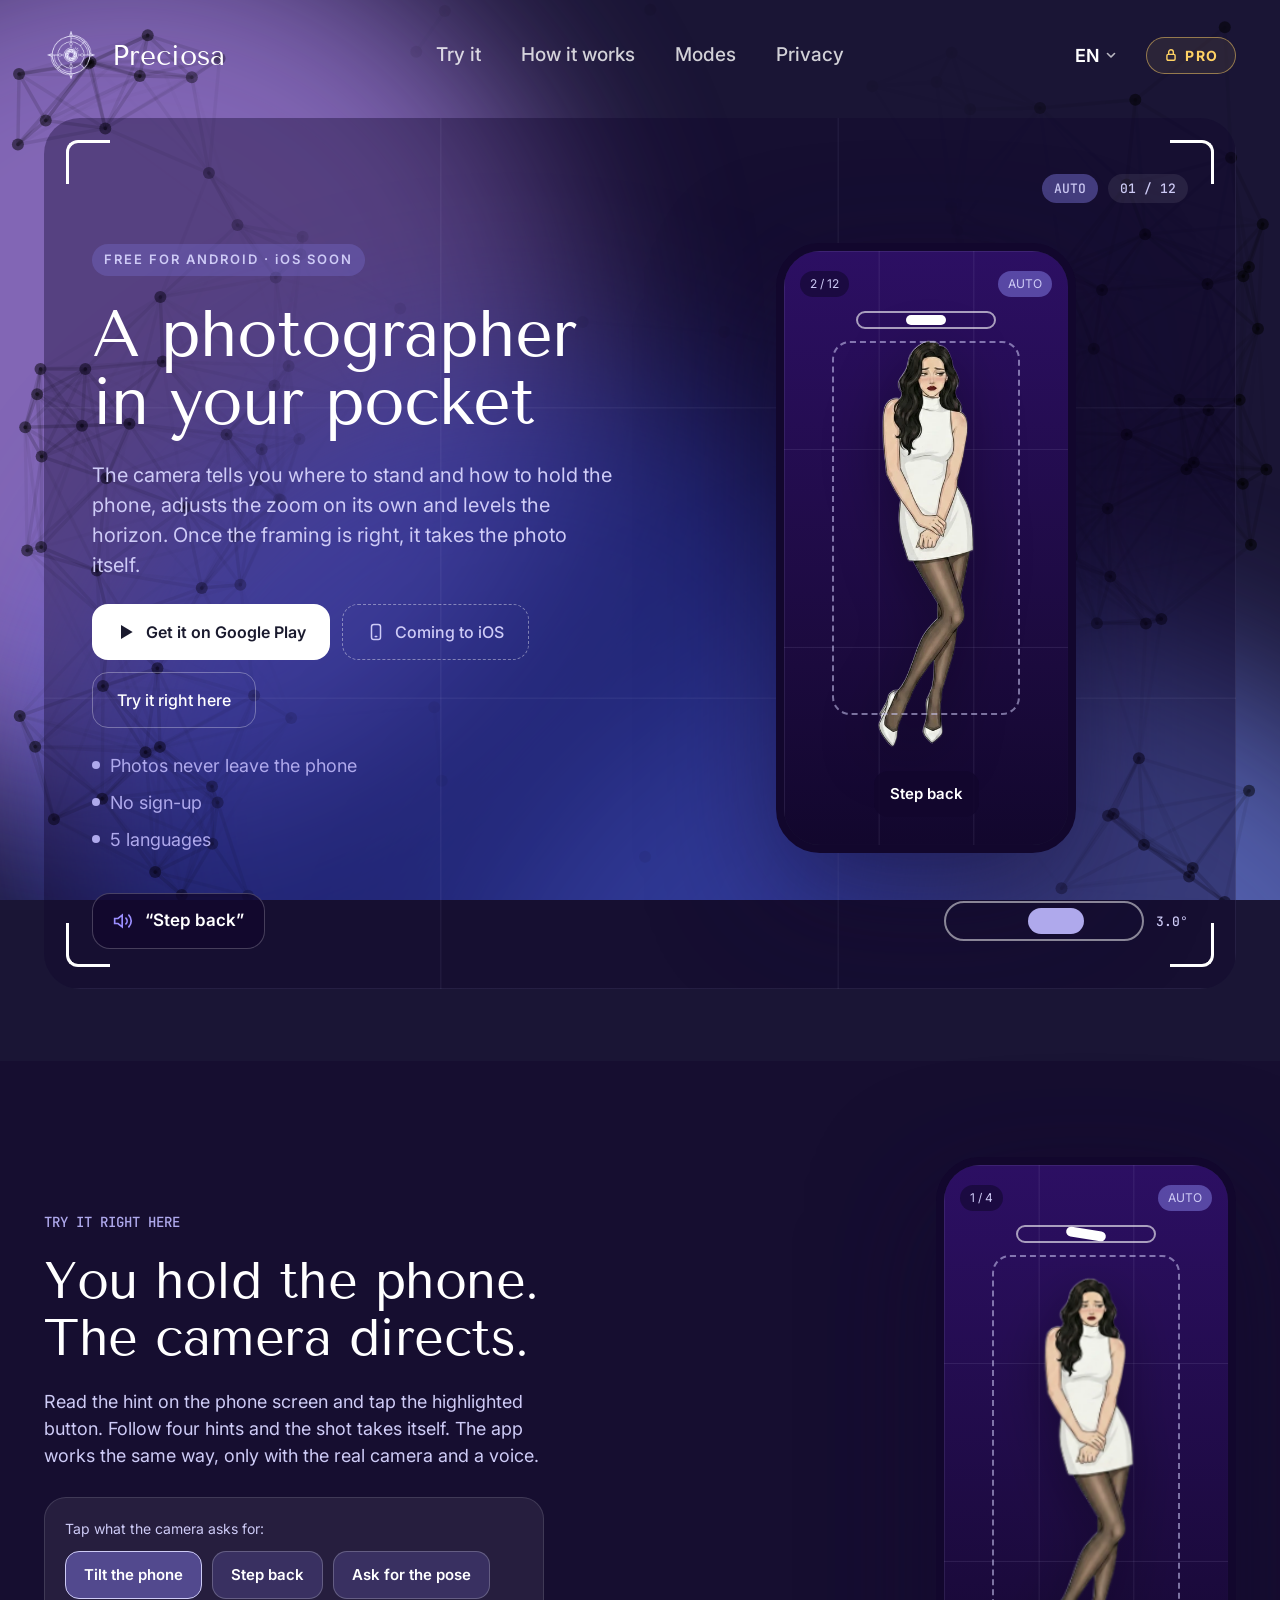
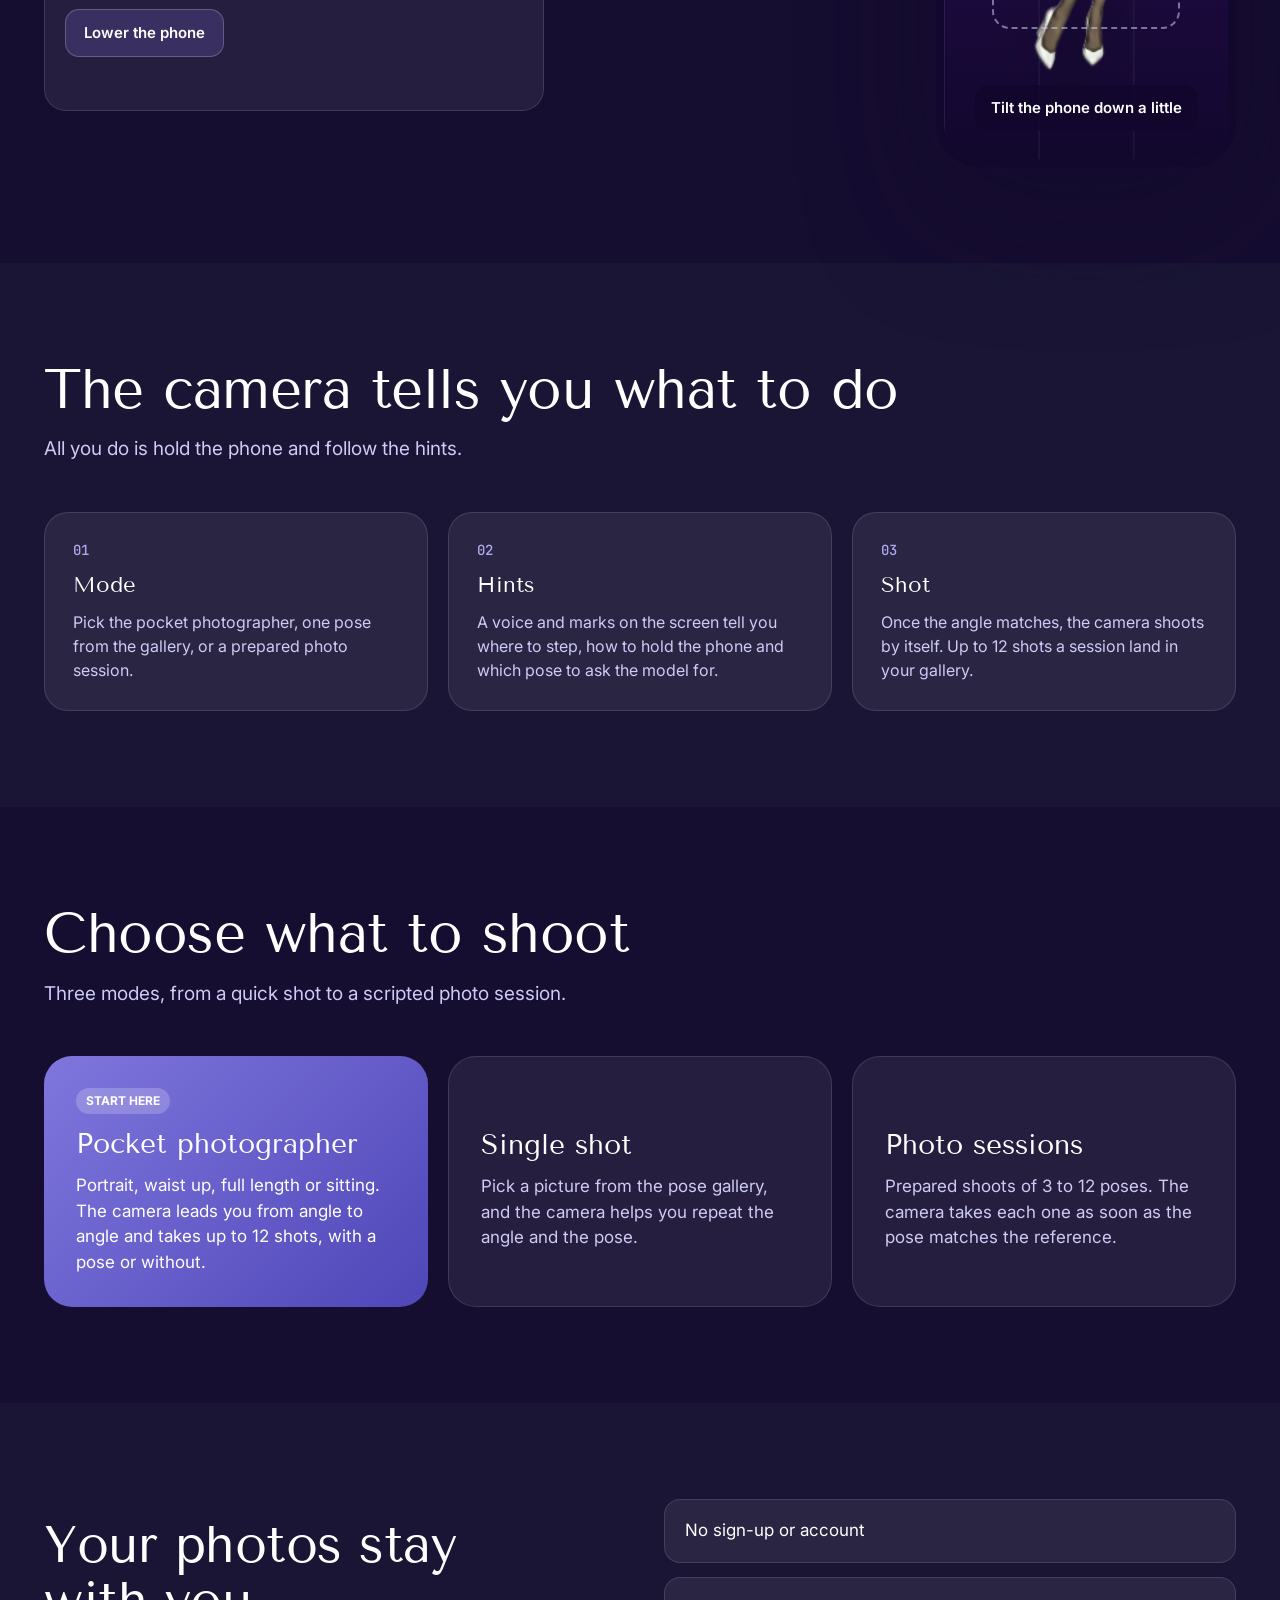
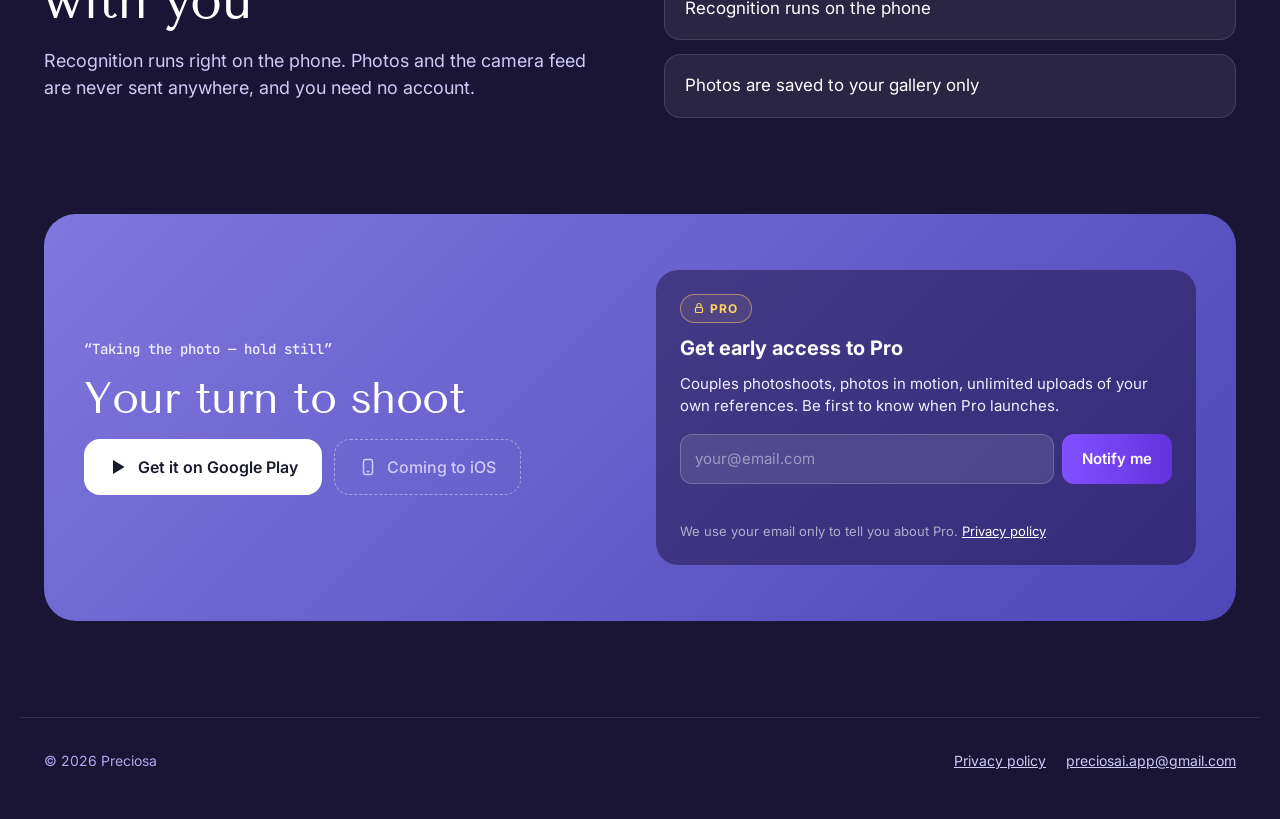
<file: index.html>
<!doctype html>
<html lang="en">
<head>
<meta charset="utf-8">
<meta name="viewport" content="width=device-width, initial-scale=1">
<title>Preciosa: a photographer in your pocket</title>
<meta name="description" content="Preciosa tells you where to stand and how to hold the phone, adjusts the zoom, levels the horizon and takes the photo itself. Your photos never leave the phone.">
<link rel="canonical" href="https://preciosa.cam/">
<link rel="alternate" hreflang="en" href="https://preciosa.cam/">
<link rel="alternate" hreflang="ru" href="https://preciosa.cam/ru/">
<link rel="alternate" hreflang="es" href="https://preciosa.cam/es/">
<link rel="alternate" hreflang="de" href="https://preciosa.cam/de/">
<link rel="alternate" hreflang="pt" href="https://preciosa.cam/pt/">
<link rel="alternate" hreflang="x-default" href="https://preciosa.cam/">
<meta property="og:type" content="website">
<meta property="og:title" content="Preciosa: a photographer in your pocket">
<meta property="og:description" content="Hints, auto zoom and a level horizon: the camera guides you from angle to angle and takes the shot itself. Free for Android.">
<meta property="og:url" content="https://preciosa.cam/">
<meta property="og:image" content="https://preciosa.cam/assets/icon-512.png">
<meta name="twitter:card" content="summary">
<meta name="theme-color" content="#0b0919">
<link rel="icon" type="image/png" sizes="32x32" href="/assets/favicon-32.png">
<link rel="apple-touch-icon" href="/assets/apple-touch-icon.png">
<link rel="preconnect" href="https://fonts.googleapis.com">
<link rel="preconnect" href="https://fonts.gstatic.com" crossorigin>
<link rel="stylesheet" href="https://fonts.googleapis.com/css2?family=Inter:wght@400;500;600;700&family=JetBrains+Mono:wght@500&family=Tenor+Sans&display=swap">
<link rel="stylesheet" href="/assets/style.css?v=202611272230">
</head>
<body>
<div class="bg" aria-hidden="true">
  <div class="bg-circle bg-circle--1"></div>
  <div class="bg-circle bg-circle--2"></div>
  <div class="bg-circle bg-circle--3"></div>
  <canvas></canvas>
</div>
<a class="skip" href="#main">Skip to content</a>

<header class="header">
  <div class="wrap bar">
    <a class="brand" href="/"><img src="/assets/logo-light.png" alt="" width="54" height="54">Preciosa</a>
    <nav class="nav" aria-label="Main">
      <a href="#try">Try it</a>
      <a href="#how">How it works</a>
      <a href="#modes">Modes</a>
      <a href="#privacy">Privacy</a>
    </nav>
    <div class="bar-end">
      <details class="lang-menu"><summary aria-label="Language">EN<svg width="10" height="10" viewBox="0 0 10 10" aria-hidden="true"><path d="M1.5 3.5L5 7l3.5-3.5" fill="none" stroke="currentColor" stroke-width="1.6" stroke-linecap="round" stroke-linejoin="round"/></svg></summary><ul><li><a href="/" hreflang="en" lang="en" aria-current="page">English</a></li><li><a href="/ru/" hreflang="ru" lang="ru">Русский</a></li><li><a href="/es/" hreflang="es" lang="es">Español</a></li><li><a href="/de/" hreflang="de" lang="de">Deutsch</a></li><li><a href="/pt/" hreflang="pt" lang="pt">Português</a></li></ul></details>
      <a class="pro-badge" href="#pro" aria-label="Pro: get early access"><svg width="13" height="13" viewBox="0 0 24 24" fill="none" stroke="currentColor" stroke-width="2.4" stroke-linecap="round" stroke-linejoin="round" aria-hidden="true"><rect x="5" y="11" width="14" height="10" rx="2"/><path d="M8 11V7a4 4 0 018 0v4"/></svg>PRO</a>
    </div>
  </div>
</header>

<main id="main">

<section class="hero">
  <div class="wrap">
    <div class="viewfinder">
      <div class="grid3" aria-hidden="true"></div>
      <div class="corner corner--tl" aria-hidden="true"></div>
      <div class="corner corner--tr" aria-hidden="true"></div>
      <div class="corner corner--bl" aria-hidden="true"></div>
      <div class="corner corner--br" aria-hidden="true"></div>

      <div class="vf-top" aria-hidden="true"><span class="pill pill--accent">AUTO</span><span class="pill">01 / 12</span></div>

      <div class="vf-body">
        <div class="hero-text">
          <span class="badge">Free for Android · <span class="nocaps">iOS</span> soon</span>
          <h1 style="--fit: 12.5">A&nbsp;photographer<br>in your pocket</h1>
          <p class="lead">The camera tells you where to stand and how to hold the phone, adjusts the zoom on its own and levels the horizon. Once the framing is right, it takes the photo itself.</p>
          <div class="btns">
            <a class="btn btn--light" href="https://play.google.com/store/apps/details?id=cam.preciosa.smartcamera&amp;referrer=utm_source%3Dsite%26utm_medium%3Dhero">
              <svg width="20" height="20" viewBox="0 0 24 24" fill="currentColor" aria-hidden="true"><path d="M6 3.5v17l14-8.5z"/></svg>Get it on Google Play</a>
            <span class="btn btn--soon" title="The iPhone version is in the works"><svg width="18" height="18" viewBox="0 0 24 24" fill="none" stroke="currentColor" stroke-width="2" stroke-linecap="round" stroke-linejoin="round" aria-hidden="true"><rect x="6" y="2" width="12" height="20" rx="3"/><path d="M11 18h2"/></svg>Coming to iOS</span>
            <a class="btn btn--ghost" href="#try">Try it right here</a>
          </div>
          <ul class="facts">
            <li>Photos never leave the phone</li>
            <li>No sign-up</li>
            <li>5 languages</li>
          </ul>
        </div>

        <div class="phone-col">
          <!-- To show a screen recording instead: put assets/demo.mp4 and replace the
               phone's content with
               <video src="/assets/demo.mp4" autoplay muted loop playsinline></video> -->
          <div class="phone" id="hero-phone" role="img" aria-label="The Preciosa camera screen with a framing hint">
            <div class="screen-bg"></div>
            <div class="screen-grid"></div>
            <div class="person"><img src="/assets/model-after.webp" alt="" width="138" height="340" data-model></div>
            <div class="frame is-ok"></div>
            <div class="screen-top"><span>2 / 12</span><span>AUTO</span></div>
            <div class="capsule"><i></i></div>
            <div class="screen-hint"><span data-hint>Great, hold it</span></div>
            <div class="flash"></div>
          </div>
        </div>
      </div>

      <div class="vf-bottom">
        <div class="voice">
          <svg width="20" height="20" viewBox="0 0 24 24" fill="none" stroke="#9b8eff" stroke-width="2" stroke-linecap="round" aria-hidden="true"><path d="M11 5L6 9H2v6h4l5 4z"/><path d="M15.5 8.5a5 5 0 010 7"/><path d="M19 5a10 10 0 010 14"/></svg>
          <span data-voice aria-live="off">“Step back”</span>
        </div>
        <div class="level" aria-hidden="true">
          <div class="level-track"><div class="level-dot" data-level-dot></div></div>
          <span data-level-val>0.0°</span>
        </div>
      </div>
    </div>
  </div>
</section>

<section id="try" class="section section--alt">
  <div class="wrap try">
    <div class="try-text">
      <span class="eyebrow">Try it right here</span>
      <h2 class="h2">You hold the phone.<br>The camera directs.</h2>
      <p>Read the hint on the phone screen and tap the highlighted button. Follow four hints and the shot takes itself. The app works the same way, only with the real camera and a voice.</p>
    </div>
    <div class="phone-col">
      <div class="phone" id="try-phone">
        <div class="screen-bg"></div>
        <div class="screen-grid"></div>
        <div class="person" aria-hidden="true"><img src="/assets/model-before.webp" alt="" width="81" height="340" data-model></div>
        <div class="frame" aria-hidden="true"></div>
        <div class="screen-top"><span data-counter>1 / 4</span><span>AUTO</span></div>
        <div class="capsule" aria-hidden="true"><i></i></div>
        <div class="screen-hint"><span data-hint aria-live="polite">Tilt the phone down a little</span></div>
        <div class="flash" aria-hidden="true"></div>
        <div class="shot" hidden>
          <strong>Captured!</strong>
          <span>“Done, you can move”</span>
          <button type="button">Again</button>
        </div>
      </div>
    </div>
    <div class="controls">
      <span id="try-q">Tap what the camera asks for:</span>
      <div class="row" role="group" aria-labelledby="try-q">
        <button type="button" data-answer="tilt">Tilt the phone</button>
        <button type="button" data-answer="back">Step back</button>
        <button type="button" data-answer="pose">Ask for the pose</button>
        <button type="button" data-answer="down">Lower the phone</button>
      </div>
      <span class="wrong" data-wrong aria-live="polite"></span>
    </div>
  </div>
</section>

<section id="how" class="section">
  <div class="wrap">
    <div class="say">
      <h2>The camera tells you what to do</h2>
      <p>All you do is hold the phone and follow the hints.</p>
    </div>
    <div class="cards">
      <div class="card">
        <span class="num">01</span>
        <h3>Mode</h3>
        <p>Pick the pocket photographer, one pose from the gallery, or a prepared photo session.</p>
      </div>
      <div class="card">
        <span class="num">02</span>
        <h3>Hints</h3>
        <p>A voice and marks on the screen tell you where to step, how to hold the phone and which pose to ask the model for.</p>
      </div>
      <div class="card">
        <span class="num">03</span>
        <h3>Shot</h3>
        <p>Once the angle matches, the camera shoots by itself. Up to 12 shots a session land in your gallery.</p>
      </div>
    </div>
  </div>
</section>

<section id="modes" class="section section--alt">
  <div class="wrap">
    <div class="say">
      <h2>Choose what to shoot</h2>
      <p>Three modes, from a quick shot to a scripted photo session.</p>
    </div>
    <div class="cards">
      <div class="card card--big card--accent">
        <span class="tag">Start here</span>
        <h3>Pocket photographer</h3>
        <p>Portrait, waist up, full length or sitting. The camera leads you from angle to angle and takes up to 12 shots, with a pose or without.</p>
      </div>
      <div class="card card--big">
        <span class="tag tag--spacer" aria-hidden="true" style="visibility: hidden">&nbsp;</span>
        <h3>Single shot</h3>
        <p>Pick a picture from the pose gallery, and the camera helps you repeat the angle and the pose.</p>
      </div>
      <div class="card card--big">
        <span class="tag tag--spacer" aria-hidden="true" style="visibility: hidden">&nbsp;</span>
        <h3>Photo sessions</h3>
        <p>Prepared shoots of 3 to 12 poses. The camera takes each one as soon as the pose matches the reference.</p>
      </div>
    </div>
  </div>
</section>

<section id="privacy" class="section">
  <div class="wrap split">
    <div>
      <h2 class="h2">Your photos stay with&nbsp;you</h2>
      <p>Recognition runs right on the phone. Photos and the camera feed are never sent anywhere, and you need no account.</p>
    </div>
    <ul class="checks">
      <li>No sign-up or account</li>
      <li>Recognition runs on the phone</li>
      <li>Photos are saved to your gallery only</li>
    </ul>
  </div>
</section>

<section class="section" style="padding-top: 0">
  <div class="wrap">
    <div class="cta">
      <div class="cta-main">
        <span class="eyebrow">“Taking the photo — hold still”</span>
        <h2>Your turn to shoot</h2>
        <div class="btns">
          <a class="btn btn--light" href="https://play.google.com/store/apps/details?id=cam.preciosa.smartcamera&amp;referrer=utm_source%3Dsite%26utm_medium%3Dfooter_cta">
            <svg width="20" height="20" viewBox="0 0 24 24" fill="currentColor" aria-hidden="true"><path d="M6 3.5v17l14-8.5z"/></svg>Get it on Google Play</a>
          <span class="btn btn--soon" title="The iPhone version is in the works"><svg width="18" height="18" viewBox="0 0 24 24" fill="none" stroke="currentColor" stroke-width="2" stroke-linecap="round" stroke-linejoin="round" aria-hidden="true"><rect x="6" y="2" width="12" height="20" rx="3"/><path d="M11 18h2"/></svg>Coming to iOS</span>
        </div>
      </div>
      <div class="pro" id="pro">
        <span class="pro-badge"><svg width="12" height="12" viewBox="0 0 24 24" fill="none" stroke="currentColor" stroke-width="2.4" stroke-linecap="round" stroke-linejoin="round" aria-hidden="true"><rect x="5" y="11" width="14" height="10" rx="2"/><path d="M8 11V7a4 4 0 018 0v4"/></svg>PRO</span>
        <strong>Get early access to Pro</strong>
        <p>Couples photoshoots, photos in motion, unlimited uploads of your own references. Be first to know when Pro launches.</p>
        <!-- data-endpoint: the same URL as WaitlistService._url in the app (the table the
             emails are added to); while it says YOUR_FORM_ENDPOINT the button opens an email to us -->
        <form class="waitlist" data-waitlist data-endpoint="https://script.google.com/macros/s/AKfycbw7DmxwmfvefpitIN3C_YavShH7Y-lVaSd8Nw97wLIQMAX7PfyRNiKalxIxFxXPfqua/exec" data-text="{&quot;notify&quot;: &quot;Notify me&quot;, &quot;done&quot;: &quot;✓  Done&quot;, &quot;sending&quot;: &quot;…&quot;, &quot;thanks&quot;: &quot;Thank you! We’ll write when Pro launches.&quot;, &quot;invalid&quot;: &quot;Enter a valid email&quot;, &quot;failed&quot;: &quot;Could not send. Try again later.&quot;, &quot;subject&quot;: &quot;Preciosa Pro early access&quot;}" novalidate>
          <label class="visually-hidden" for="pro-email">Email</label>
          <input id="pro-email" type="email" name="email" autocomplete="email" placeholder="your@email.com" required>
          <button type="submit">Notify me</button>
        </form>
        <p class="note" data-waitlist-note aria-live="polite"></p>
        <p class="note">We use your email only to tell you about Pro. <a href="/privacy/">Privacy policy</a></p>
      </div>
    </div>
  </div>
</section>

</main>

<a class="sticky-get" data-sticky-get aria-label="Get it on Google Play" href="https://play.google.com/store/apps/details?id=cam.preciosa.smartcamera&amp;referrer=utm_source%3Dsite%26utm_medium%3Dsticky" tabindex="-1" aria-hidden="true">
  <svg width="16" height="16" viewBox="0 0 24 24" fill="currentColor" aria-hidden="true"><path d="M6 3.5v17l14-8.5z"/></svg>Google Play</a>

<footer class="wrap footer">
  <span>© 2026 Preciosa</span>
  <nav aria-label="Footer">
    <a href="/privacy/">Privacy policy</a>
    <a href="mailto:preciosai.app@gmail.com">preciosai.app@gmail.com</a>
  </nav>
</footer>

<script type="application/json" id="site-text">
{
  "quotes": "en",
  "heroLoop": [
    {
      "say": "Tilt the phone down a little",
      "tilt": 6
    },
    {
      "say": "Step back",
      "tilt": 3
    },
    {
      "say": "Ask the model: hand on the hip",
      "tilt": 1
    },
    {
      "say": "Lower the phone a little",
      "tilt": 1
    },
    {
      "say": "Great, hold it",
      "tilt": 0
    },
    {
      "say": "Taking the photo — hold still",
      "tilt": 0
    },
    {
      "say": "Done, you can move",
      "tilt": 0
    }
  ],
  "steps": [
    {
      "say": "Tilt the phone down a little",
      "answer": "tilt"
    },
    {
      "say": "Step back",
      "answer": "back"
    },
    {
      "say": "Ask the model: hand on the hip",
      "answer": "pose"
    },
    {
      "say": "Lower the phone a little",
      "answer": "down"
    }
  ],
  "capturing": "Taking the photo — hold still",
  "wrong": "Not that one: listen to the hint on the screen"
}
</script>
<script src="/assets/site.js?v=202611272230" defer></script>
<script src="/assets/pro.js?v=202611272230" defer></script>
<script src="/assets/neural.js?v=202611272230" defer></script>
</body>
</html>
</file>
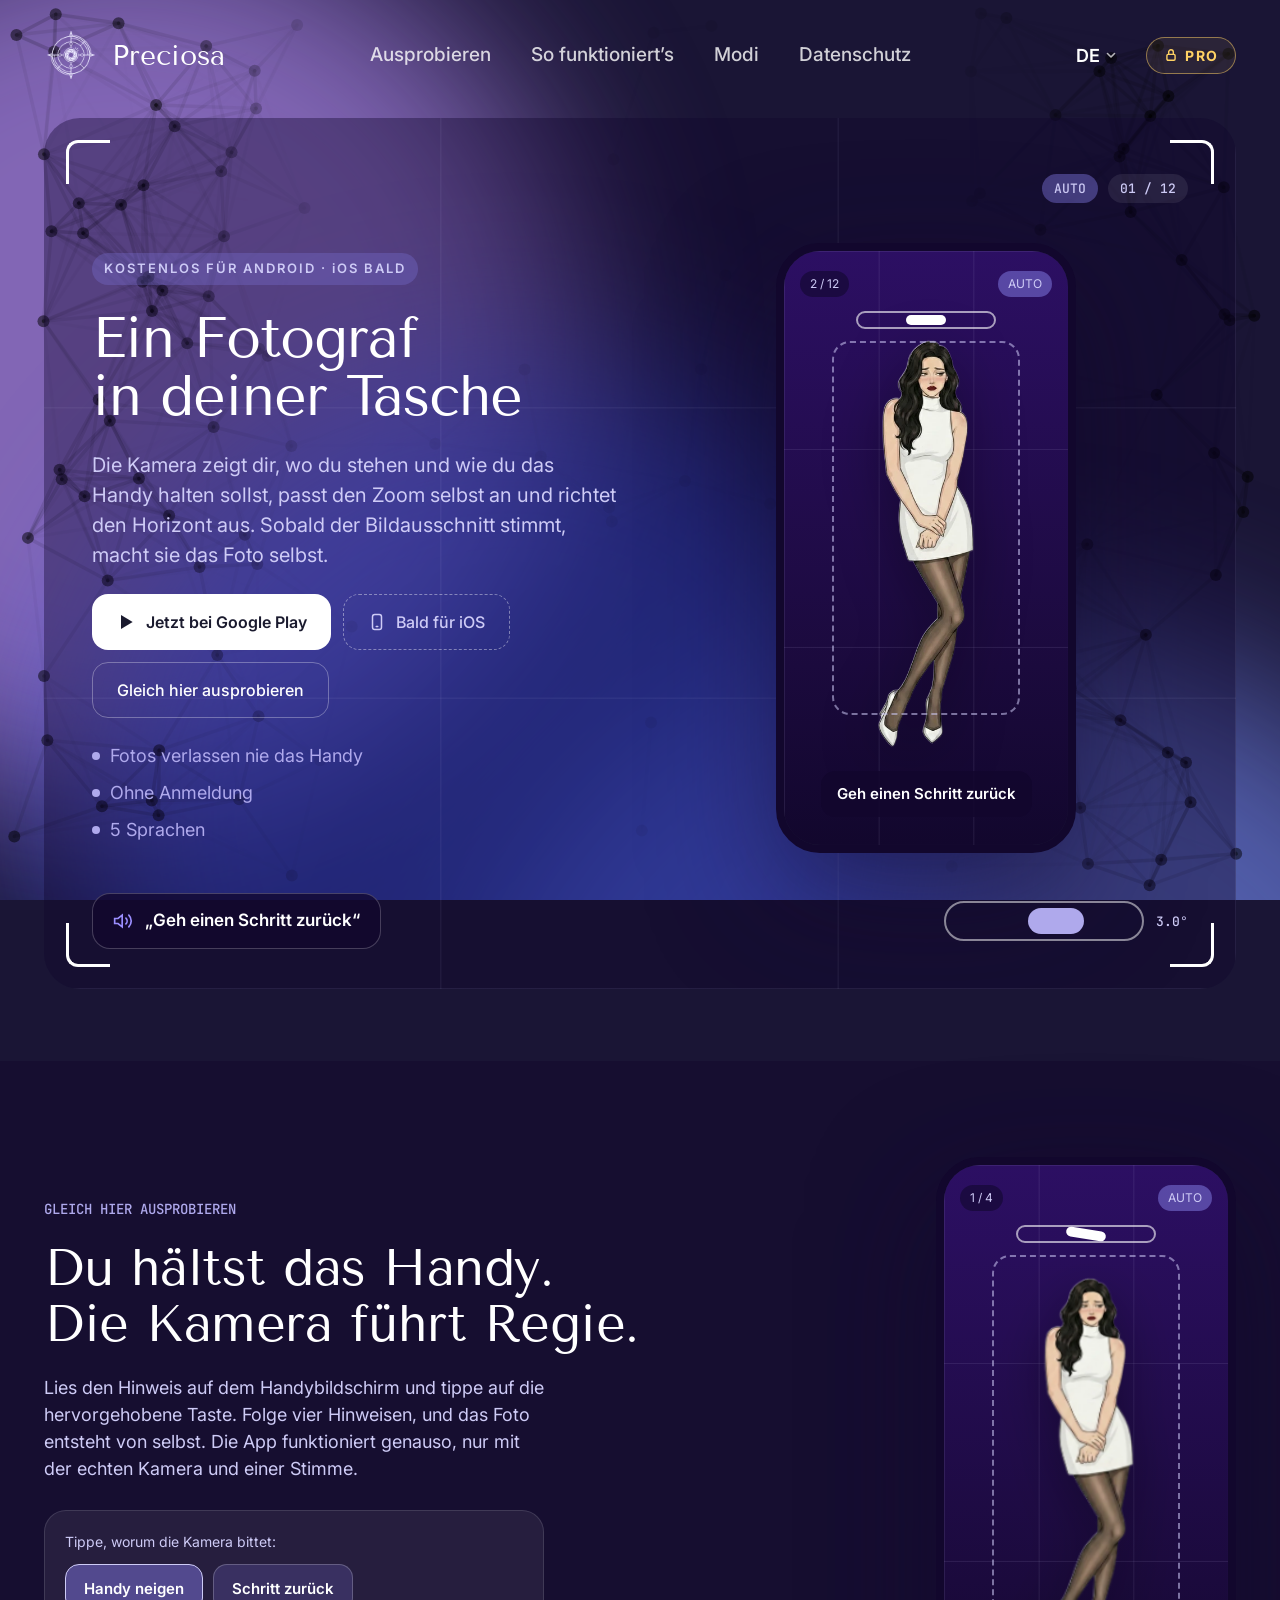
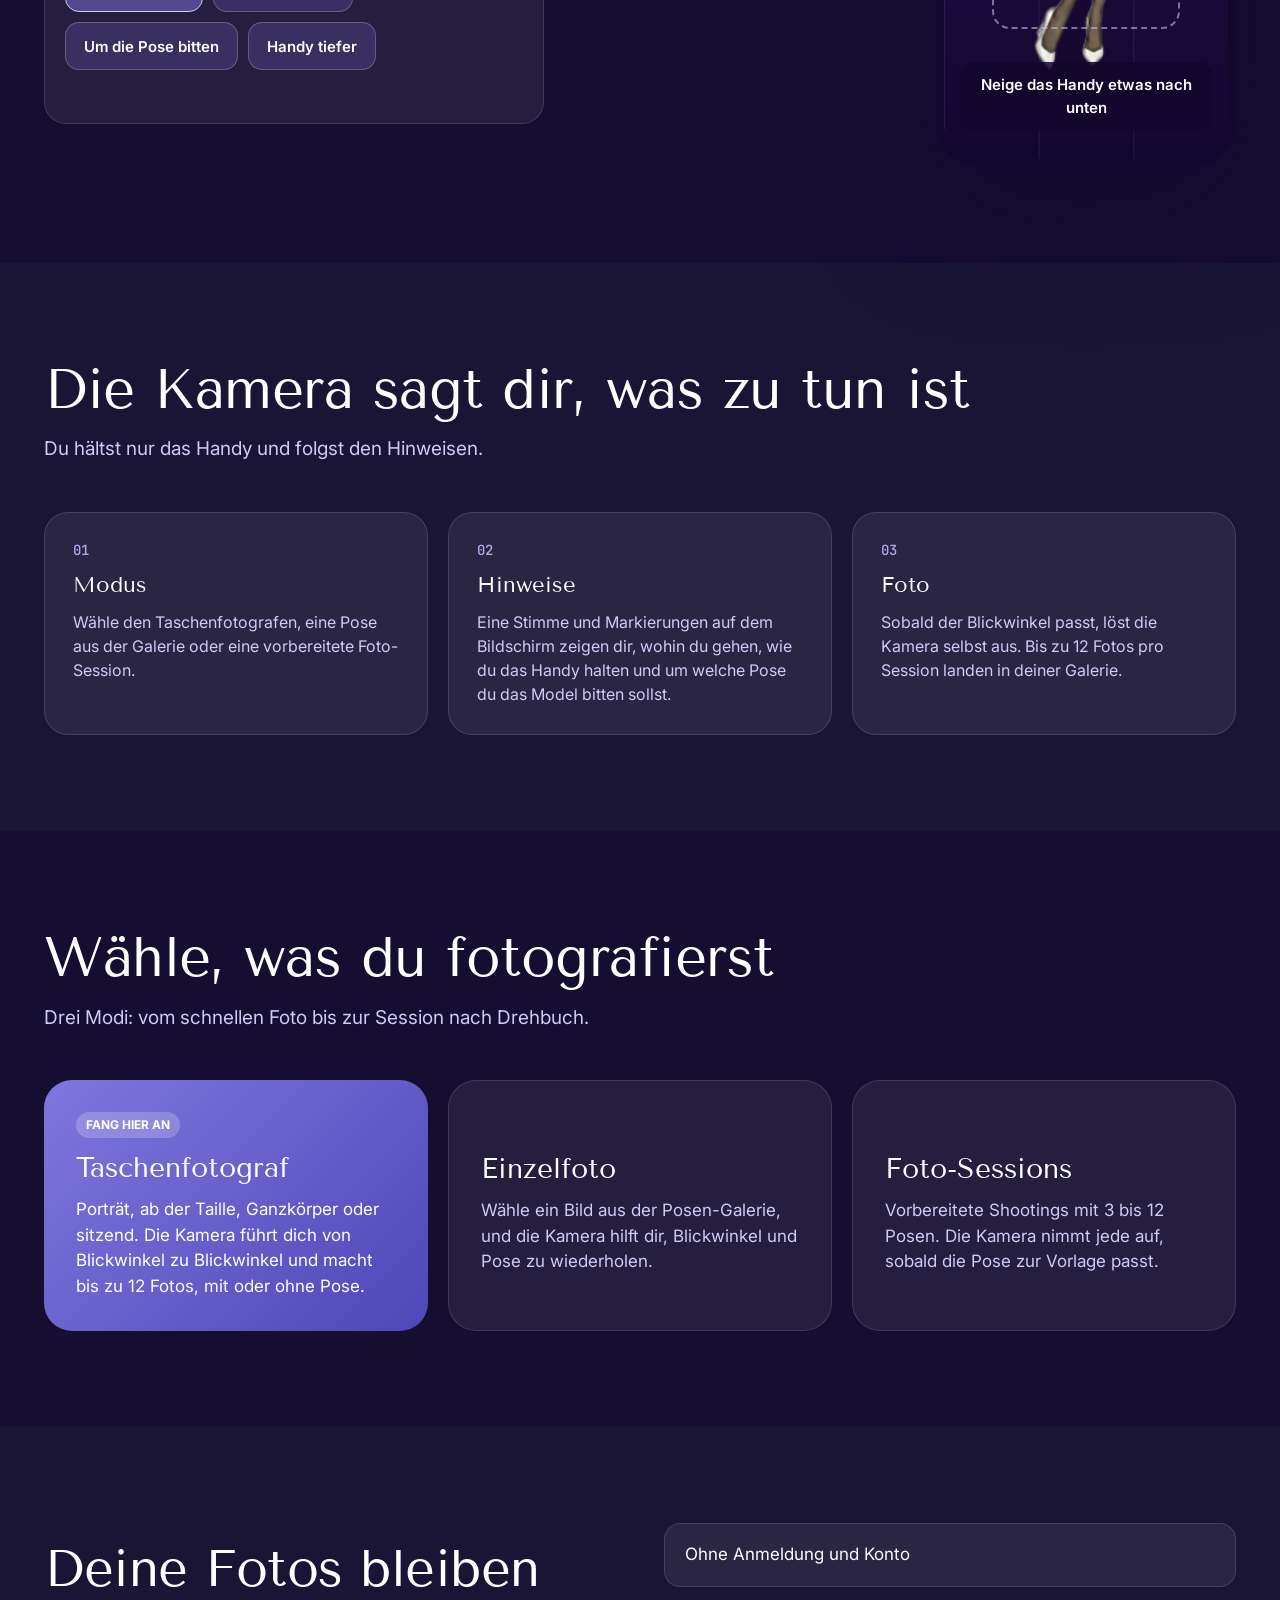
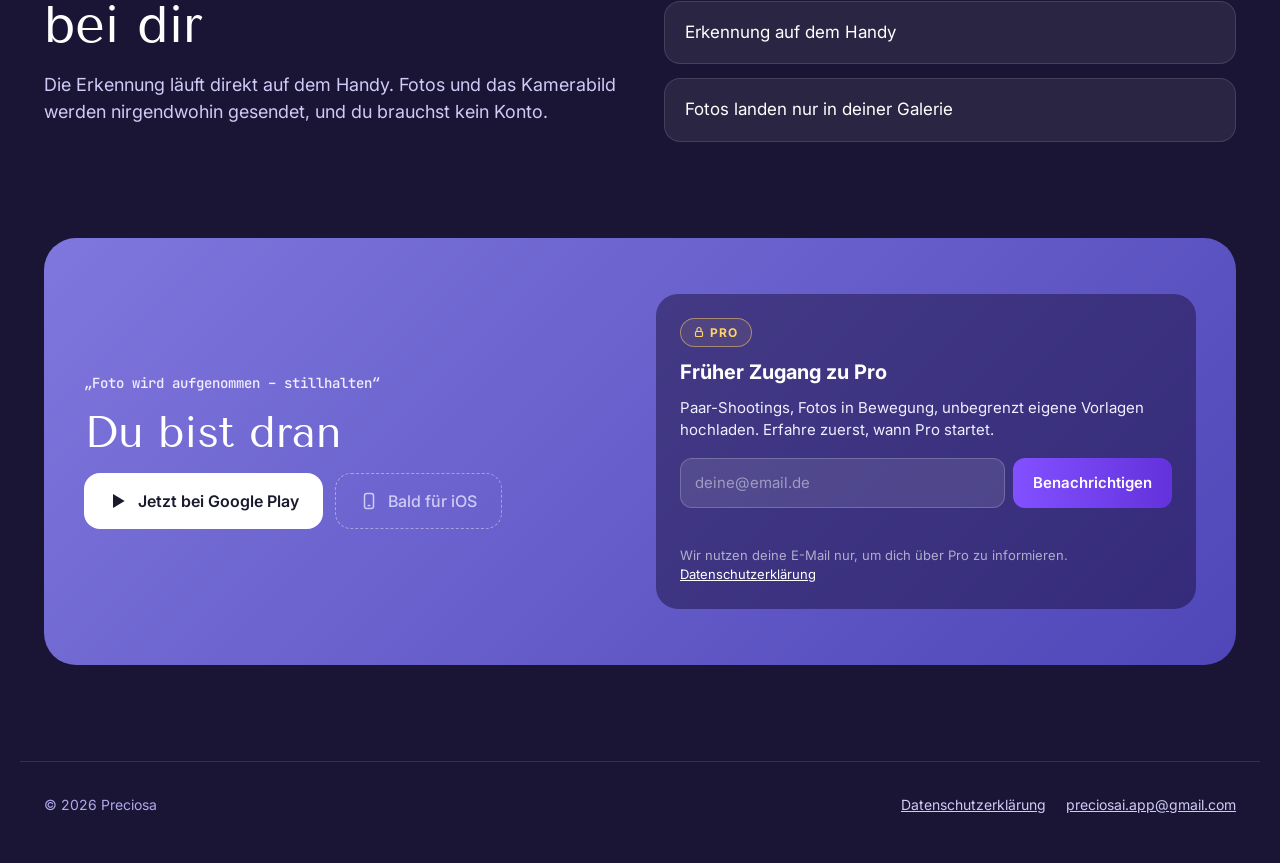
<file: de/index.html>
<!doctype html>
<html lang="de">
<head>
<meta charset="utf-8">
<meta name="viewport" content="width=device-width, initial-scale=1">
<title>Preciosa: ein Fotograf in deiner Tasche</title>
<meta name="description" content="Preciosa zeigt dir, wo du stehen und wie du das Handy halten sollst, passt den Zoom an, richtet den Horizont aus und macht das Foto selbst. Deine Fotos verlassen das Handy nie.">
<link rel="canonical" href="https://preciosa.cam/de/">
<link rel="alternate" hreflang="en" href="https://preciosa.cam/">
<link rel="alternate" hreflang="ru" href="https://preciosa.cam/ru/">
<link rel="alternate" hreflang="es" href="https://preciosa.cam/es/">
<link rel="alternate" hreflang="de" href="https://preciosa.cam/de/">
<link rel="alternate" hreflang="pt" href="https://preciosa.cam/pt/">
<link rel="alternate" hreflang="x-default" href="https://preciosa.cam/">
<meta property="og:type" content="website">
<meta property="og:title" content="Preciosa: ein Fotograf in deiner Tasche">
<meta property="og:description" content="Hinweise, Auto-Zoom und gerader Horizont: Die Kamera führt dich von Blickwinkel zu Blickwinkel und löst selbst aus. Kostenlos für Android.">
<meta property="og:url" content="https://preciosa.cam/de/">
<meta property="og:image" content="https://preciosa.cam/assets/icon-512.png">
<meta name="twitter:card" content="summary">
<meta name="theme-color" content="#0b0919">
<link rel="icon" type="image/png" sizes="32x32" href="/assets/favicon-32.png">
<link rel="apple-touch-icon" href="/assets/apple-touch-icon.png">
<link rel="preconnect" href="https://fonts.googleapis.com">
<link rel="preconnect" href="https://fonts.gstatic.com" crossorigin>
<link rel="stylesheet" href="https://fonts.googleapis.com/css2?family=Inter:wght@400;500;600;700&family=JetBrains+Mono:wght@500&family=Tenor+Sans&display=swap">
<link rel="stylesheet" href="/assets/style.css?v=202611272230">
</head>
<body>
<div class="bg" aria-hidden="true">
  <div class="bg-circle bg-circle--1"></div>
  <div class="bg-circle bg-circle--2"></div>
  <div class="bg-circle bg-circle--3"></div>
  <canvas></canvas>
</div>
<a class="skip" href="#main">Zum Inhalt springen</a>

<header class="header">
  <div class="wrap bar">
    <a class="brand" href="/de/"><img src="/assets/logo-light.png" alt="" width="54" height="54">Preciosa</a>
    <nav class="nav" aria-label="Hauptmenü">
      <a href="#try">Ausprobieren</a>
      <a href="#how">So funktioniert’s</a>
      <a href="#modes">Modi</a>
      <a href="#privacy">Datenschutz</a>
    </nav>
    <div class="bar-end">
      <details class="lang-menu"><summary aria-label="Sprache">DE<svg width="10" height="10" viewBox="0 0 10 10" aria-hidden="true"><path d="M1.5 3.5L5 7l3.5-3.5" fill="none" stroke="currentColor" stroke-width="1.6" stroke-linecap="round" stroke-linejoin="round"/></svg></summary><ul><li><a href="/" hreflang="en" lang="en">English</a></li><li><a href="/ru/" hreflang="ru" lang="ru">Русский</a></li><li><a href="/es/" hreflang="es" lang="es">Español</a></li><li><a href="/de/" hreflang="de" lang="de" aria-current="page">Deutsch</a></li><li><a href="/pt/" hreflang="pt" lang="pt">Português</a></li></ul></details>
      <a class="pro-badge" href="#pro" aria-label="Pro: früher Zugang"><svg width="13" height="13" viewBox="0 0 24 24" fill="none" stroke="currentColor" stroke-width="2.4" stroke-linecap="round" stroke-linejoin="round" aria-hidden="true"><rect x="5" y="11" width="14" height="10" rx="2"/><path d="M8 11V7a4 4 0 018 0v4"/></svg>PRO</a>
    </div>
  </div>
</header>

<main id="main">

<section class="hero">
  <div class="wrap">
    <div class="viewfinder">
      <div class="grid3" aria-hidden="true"></div>
      <div class="corner corner--tl" aria-hidden="true"></div>
      <div class="corner corner--tr" aria-hidden="true"></div>
      <div class="corner corner--bl" aria-hidden="true"></div>
      <div class="corner corner--br" aria-hidden="true"></div>

      <div class="vf-top" aria-hidden="true"><span class="pill pill--accent">AUTO</span><span class="pill">01 / 12</span></div>

      <div class="vf-body">
        <div class="hero-text">
          <span class="badge">Kostenlos für Android · <span class="nocaps">iOS</span> bald</span>
          <h1 style="--fit: 10.8">Ein&nbsp;Fotograf<br>in&nbsp;deiner&nbsp;Tasche</h1>
          <p class="lead">Die Kamera zeigt dir, wo du stehen und wie du das Handy halten sollst, passt den Zoom selbst an und richtet den Horizont aus. Sobald der Bildausschnitt stimmt, macht sie das Foto selbst.</p>
          <div class="btns">
            <a class="btn btn--light" href="https://play.google.com/store/apps/details?id=cam.preciosa.smartcamera&amp;referrer=utm_source%3Dsite%26utm_medium%3Dhero_de">
              <svg width="20" height="20" viewBox="0 0 24 24" fill="currentColor" aria-hidden="true"><path d="M6 3.5v17l14-8.5z"/></svg>Jetzt bei Google Play</a>
            <span class="btn btn--soon" title="Die iPhone-Version ist in Arbeit"><svg width="18" height="18" viewBox="0 0 24 24" fill="none" stroke="currentColor" stroke-width="2" stroke-linecap="round" stroke-linejoin="round" aria-hidden="true"><rect x="6" y="2" width="12" height="20" rx="3"/><path d="M11 18h2"/></svg>Bald für iOS</span>
            <a class="btn btn--ghost" href="#try">Gleich hier ausprobieren</a>
          </div>
          <ul class="facts">
            <li>Fotos verlassen nie das Handy</li>
            <li>Ohne Anmeldung</li>
            <li>5 Sprachen</li>
          </ul>
        </div>

        <div class="phone-col">
          <!-- To show a screen recording instead: put assets/demo.mp4 and replace the
               phone's content with
               <video src="/assets/demo.mp4" autoplay muted loop playsinline></video> -->
          <div class="phone" id="hero-phone" role="img" aria-label="Der Kamerabildschirm von Preciosa mit einem Hinweis zum Bildausschnitt">
            <div class="screen-bg"></div>
            <div class="screen-grid"></div>
            <div class="person"><img src="/assets/model-after.webp" alt="" width="138" height="340" data-model></div>
            <div class="frame is-ok"></div>
            <div class="screen-top"><span>2 / 12</span><span>AUTO</span></div>
            <div class="capsule"><i></i></div>
            <div class="screen-hint"><span data-hint>Super, so halten</span></div>
            <div class="flash"></div>
          </div>
        </div>
      </div>

      <div class="vf-bottom">
        <div class="voice">
          <svg width="20" height="20" viewBox="0 0 24 24" fill="none" stroke="#9b8eff" stroke-width="2" stroke-linecap="round" aria-hidden="true"><path d="M11 5L6 9H2v6h4l5 4z"/><path d="M15.5 8.5a5 5 0 010 7"/><path d="M19 5a10 10 0 010 14"/></svg>
          <span data-voice aria-live="off">„Geh einen Schritt zurück“</span>
        </div>
        <div class="level" aria-hidden="true">
          <div class="level-track"><div class="level-dot" data-level-dot></div></div>
          <span data-level-val>0.0°</span>
        </div>
      </div>
    </div>
  </div>
</section>

<section id="try" class="section section--alt">
  <div class="wrap try">
    <div class="try-text">
      <span class="eyebrow">Gleich hier ausprobieren</span>
      <h2 class="h2">Du hältst das Handy.<br>Die Kamera führt Regie.</h2>
      <p>Lies den Hinweis auf dem Handybildschirm und tippe auf die hervorgehobene Taste. Folge vier Hinweisen, und das Foto entsteht von selbst. Die App funktioniert genauso, nur mit der echten Kamera und einer Stimme.</p>
    </div>
    <div class="phone-col">
      <div class="phone" id="try-phone">
        <div class="screen-bg"></div>
        <div class="screen-grid"></div>
        <div class="person" aria-hidden="true"><img src="/assets/model-before.webp" alt="" width="81" height="340" data-model></div>
        <div class="frame" aria-hidden="true"></div>
        <div class="screen-top"><span data-counter>1 / 4</span><span>AUTO</span></div>
        <div class="capsule" aria-hidden="true"><i></i></div>
        <div class="screen-hint"><span data-hint aria-live="polite">Neige das Handy etwas nach unten</span></div>
        <div class="flash" aria-hidden="true"></div>
        <div class="shot" hidden>
          <strong>Aufgenommen!</strong>
          <span>„Fertig, ihr dürft euch bewegen“</span>
          <button type="button">Nochmal</button>
        </div>
      </div>
    </div>
    <div class="controls">
      <span id="try-q">Tippe, worum die Kamera bittet:</span>
      <div class="row" role="group" aria-labelledby="try-q">
        <button type="button" data-answer="tilt">Handy neigen</button>
        <button type="button" data-answer="back">Schritt zurück</button>
        <button type="button" data-answer="pose">Um die Pose bitten</button>
        <button type="button" data-answer="down">Handy tiefer</button>
      </div>
      <span class="wrong" data-wrong aria-live="polite"></span>
    </div>
  </div>
</section>

<section id="how" class="section">
  <div class="wrap">
    <div class="say">
      <h2>Die Kamera sagt dir, was zu tun ist</h2>
      <p>Du hältst nur das Handy und folgst den Hinweisen.</p>
    </div>
    <div class="cards">
      <div class="card">
        <span class="num">01</span>
        <h3>Modus</h3>
        <p>Wähle den Taschenfotografen, eine Pose aus der Galerie oder eine vorbereitete Foto-Session.</p>
      </div>
      <div class="card">
        <span class="num">02</span>
        <h3>Hinweise</h3>
        <p>Eine Stimme und Markierungen auf dem Bildschirm zeigen dir, wohin du gehen, wie du das Handy halten und um welche Pose du das Model bitten sollst.</p>
      </div>
      <div class="card">
        <span class="num">03</span>
        <h3>Foto</h3>
        <p>Sobald der Blickwinkel passt, löst die Kamera selbst aus. Bis zu 12 Fotos pro Session landen in deiner Galerie.</p>
      </div>
    </div>
  </div>
</section>

<section id="modes" class="section section--alt">
  <div class="wrap">
    <div class="say">
      <h2>Wähle, was du fotografierst</h2>
      <p>Drei Modi: vom schnellen Foto bis zur Session nach Drehbuch.</p>
    </div>
    <div class="cards">
      <div class="card card--big card--accent">
        <span class="tag">Fang hier an</span>
        <h3>Taschenfotograf</h3>
        <p>Porträt, ab der Taille, Ganzkörper oder sitzend. Die Kamera führt dich von Blickwinkel zu Blickwinkel und macht bis zu 12 Fotos, mit oder ohne Pose.</p>
      </div>
      <div class="card card--big">
        <span class="tag tag--spacer" aria-hidden="true" style="visibility: hidden">&nbsp;</span>
        <h3>Einzelfoto</h3>
        <p>Wähle ein Bild aus der Posen-Galerie, und die Kamera hilft dir, Blickwinkel und Pose zu wiederholen.</p>
      </div>
      <div class="card card--big">
        <span class="tag tag--spacer" aria-hidden="true" style="visibility: hidden">&nbsp;</span>
        <h3>Foto-Sessions</h3>
        <p>Vorbereitete Shootings mit 3 bis 12 Posen. Die Kamera nimmt jede auf, sobald die Pose zur Vorlage passt.</p>
      </div>
    </div>
  </div>
</section>

<section id="privacy" class="section">
  <div class="wrap split">
    <div>
      <h2 class="h2">Deine Fotos bleiben bei&nbsp;dir</h2>
      <p>Die Erkennung läuft direkt auf dem Handy. Fotos und das Kamerabild werden nirgendwohin gesendet, und du brauchst kein Konto.</p>
    </div>
    <ul class="checks">
      <li>Ohne Anmeldung und Konto</li>
      <li>Erkennung auf dem Handy</li>
      <li>Fotos landen nur in deiner Galerie</li>
    </ul>
  </div>
</section>

<section class="section" style="padding-top: 0">
  <div class="wrap">
    <div class="cta">
      <div class="cta-main">
        <span class="eyebrow">„Foto wird aufgenommen – stillhalten“</span>
        <h2>Du bist dran</h2>
        <div class="btns">
          <a class="btn btn--light" href="https://play.google.com/store/apps/details?id=cam.preciosa.smartcamera&amp;referrer=utm_source%3Dsite%26utm_medium%3Dfooter_cta_de">
            <svg width="20" height="20" viewBox="0 0 24 24" fill="currentColor" aria-hidden="true"><path d="M6 3.5v17l14-8.5z"/></svg>Jetzt bei Google Play</a>
          <span class="btn btn--soon" title="Die iPhone-Version ist in Arbeit"><svg width="18" height="18" viewBox="0 0 24 24" fill="none" stroke="currentColor" stroke-width="2" stroke-linecap="round" stroke-linejoin="round" aria-hidden="true"><rect x="6" y="2" width="12" height="20" rx="3"/><path d="M11 18h2"/></svg>Bald für iOS</span>
        </div>
      </div>
      <div class="pro" id="pro">
        <span class="pro-badge"><svg width="12" height="12" viewBox="0 0 24 24" fill="none" stroke="currentColor" stroke-width="2.4" stroke-linecap="round" stroke-linejoin="round" aria-hidden="true"><rect x="5" y="11" width="14" height="10" rx="2"/><path d="M8 11V7a4 4 0 018 0v4"/></svg>PRO</span>
        <strong>Früher Zugang zu Pro</strong>
        <p>Paar-Shootings, Fotos in Bewegung, unbegrenzt eigene Vorlagen hochladen. Erfahre zuerst, wann Pro startet.</p>
        <!-- data-endpoint: the same URL as WaitlistService._url in the app (the table the
             emails are added to); while it says YOUR_FORM_ENDPOINT the button opens an email to us -->
        <form class="waitlist" data-waitlist data-endpoint="https://script.google.com/macros/s/AKfycbw7DmxwmfvefpitIN3C_YavShH7Y-lVaSd8Nw97wLIQMAX7PfyRNiKalxIxFxXPfqua/exec" data-text="{&quot;notify&quot;: &quot;Benachrichtigen&quot;, &quot;done&quot;: &quot;✓  Fertig&quot;, &quot;sending&quot;: &quot;…&quot;, &quot;thanks&quot;: &quot;Danke! Wir schreiben dir, wenn Pro startet.&quot;, &quot;invalid&quot;: &quot;Gib eine gültige E-Mail-Adresse ein&quot;, &quot;failed&quot;: &quot;Senden fehlgeschlagen. Versuch es später noch einmal.&quot;, &quot;subject&quot;: &quot;Preciosa Pro early access&quot;}" novalidate>
          <label class="visually-hidden" for="pro-email">E-Mail</label>
          <input id="pro-email" type="email" name="email" autocomplete="email" placeholder="deine@email.de" required>
          <button type="submit">Benachrichtigen</button>
        </form>
        <p class="note" data-waitlist-note aria-live="polite"></p>
        <p class="note">Wir nutzen deine E-Mail nur, um dich über Pro zu informieren. <a href="/privacy/">Datenschutzerklärung</a></p>
      </div>
    </div>
  </div>
</section>

</main>

<a class="sticky-get" data-sticky-get aria-label="Jetzt bei Google Play" href="https://play.google.com/store/apps/details?id=cam.preciosa.smartcamera&amp;referrer=utm_source%3Dsite%26utm_medium%3Dsticky_de" tabindex="-1" aria-hidden="true">
  <svg width="16" height="16" viewBox="0 0 24 24" fill="currentColor" aria-hidden="true"><path d="M6 3.5v17l14-8.5z"/></svg>Google Play</a>

<footer class="wrap footer">
  <span>© 2026 Preciosa</span>
  <nav aria-label="Fußzeile">
    <a href="/privacy/">Datenschutzerklärung</a>
    <a href="mailto:preciosai.app@gmail.com">preciosai.app@gmail.com</a>
  </nav>
</footer>

<script type="application/json" id="site-text">
{
  "quotes": "de",
  "heroLoop": [
    {
      "say": "Neige das Handy etwas nach unten",
      "tilt": 6
    },
    {
      "say": "Geh einen Schritt zurück",
      "tilt": 3
    },
    {
      "say": "Bitte das Model: Hand an die Hüfte",
      "tilt": 1
    },
    {
      "say": "Halte das Handy etwas tiefer",
      "tilt": 1
    },
    {
      "say": "Super, so halten",
      "tilt": 0
    },
    {
      "say": "Foto wird aufgenommen – stillhalten",
      "tilt": 0
    },
    {
      "say": "Fertig, ihr dürft euch bewegen",
      "tilt": 0
    }
  ],
  "steps": [
    {
      "say": "Neige das Handy etwas nach unten",
      "answer": "tilt"
    },
    {
      "say": "Geh einen Schritt zurück",
      "answer": "back"
    },
    {
      "say": "Bitte das Model: Hand an die Hüfte",
      "answer": "pose"
    },
    {
      "say": "Halte das Handy etwas tiefer",
      "answer": "down"
    }
  ],
  "capturing": "Foto wird aufgenommen – stillhalten",
  "wrong": "Nicht diese: Hör auf den Hinweis auf dem Bildschirm"
}
</script>
<script src="/assets/site.js?v=202611272230" defer></script>
<script src="/assets/pro.js?v=202611272230" defer></script>
<script src="/assets/neural.js?v=202611272230" defer></script>
</body>
</html>
</file>
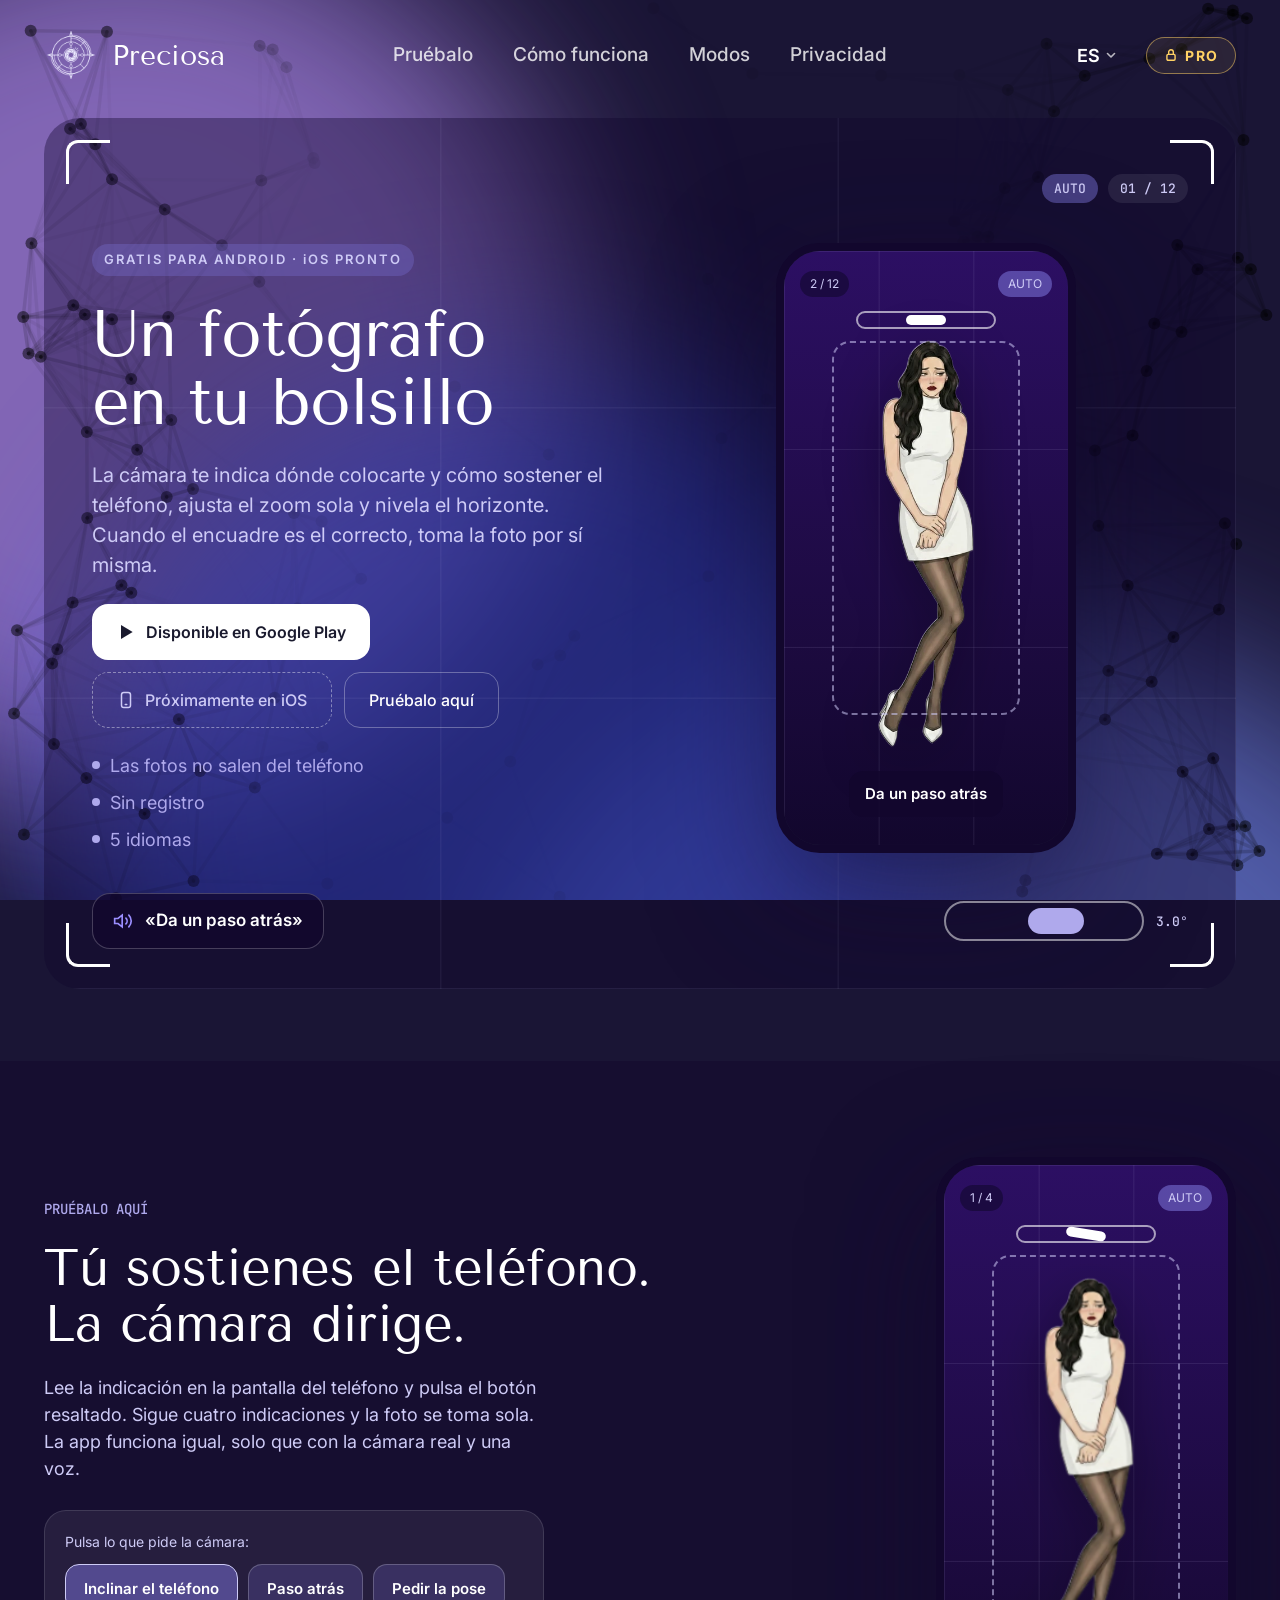
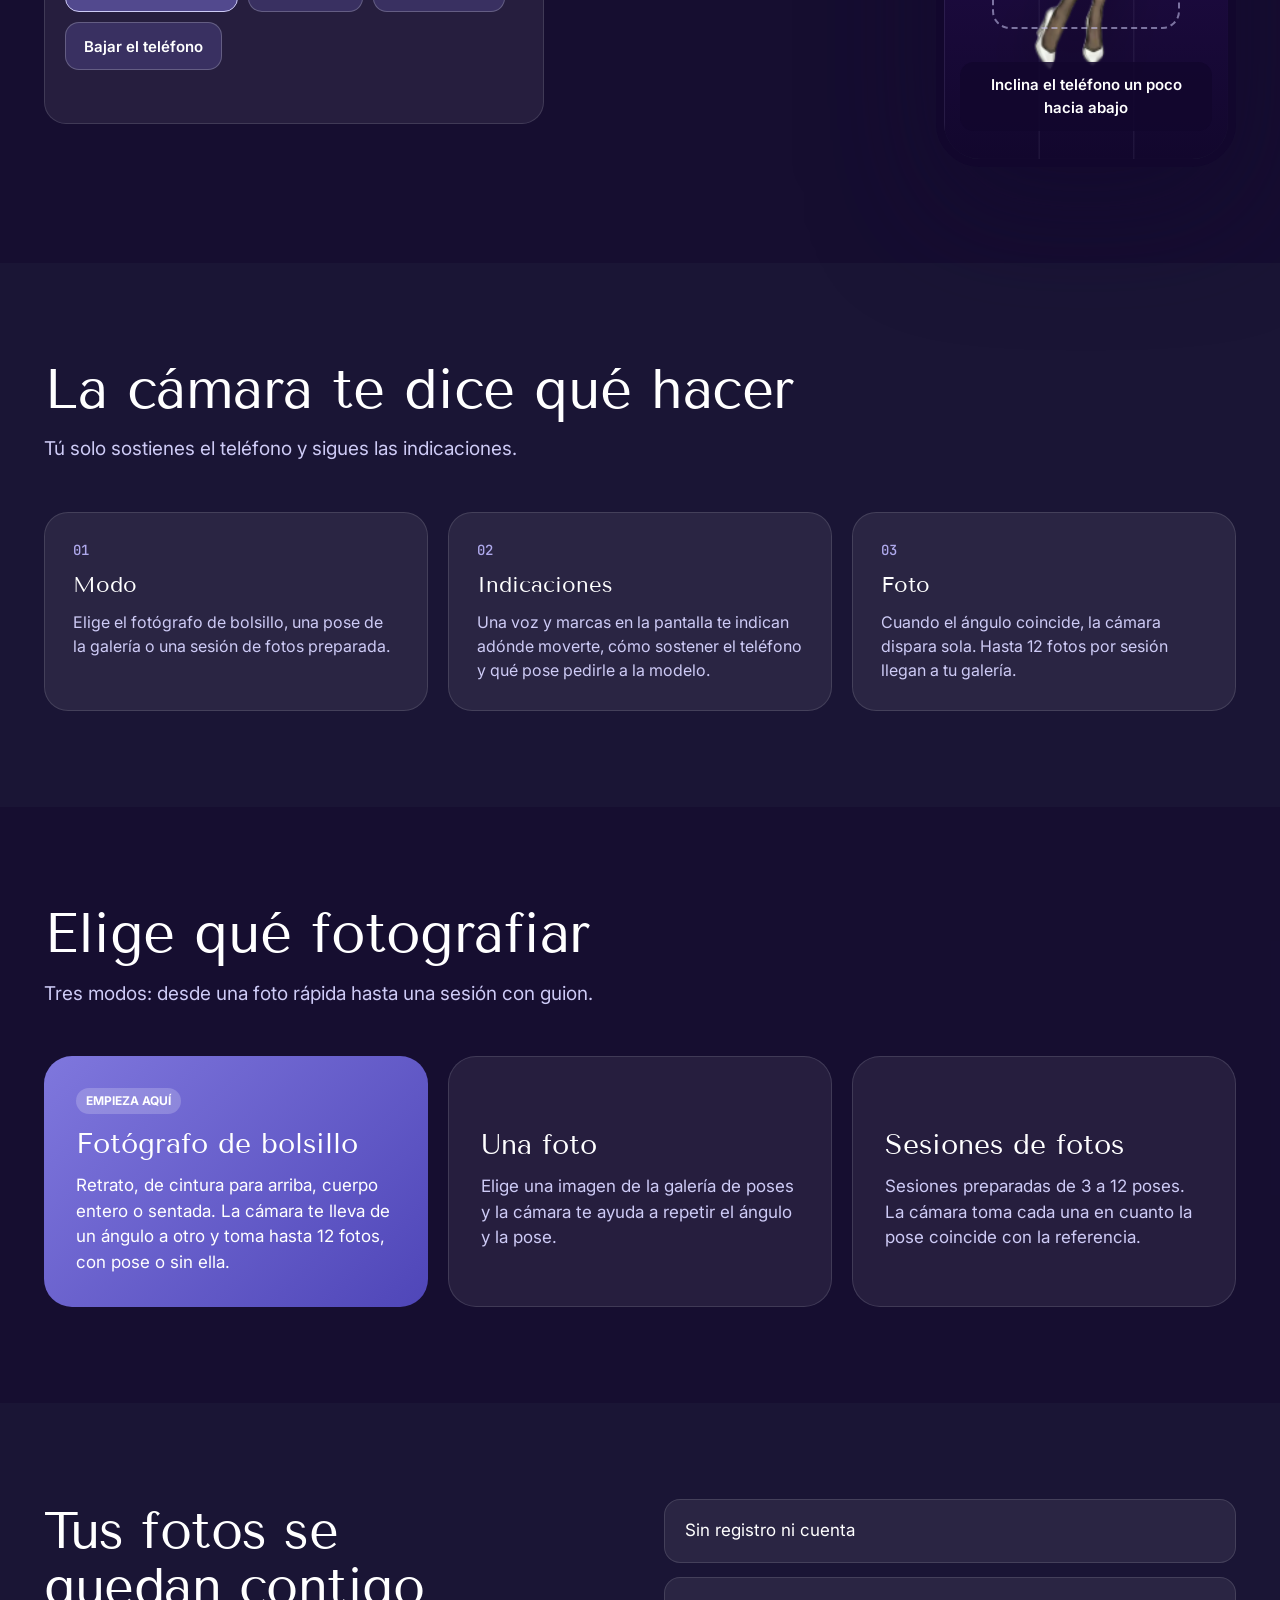
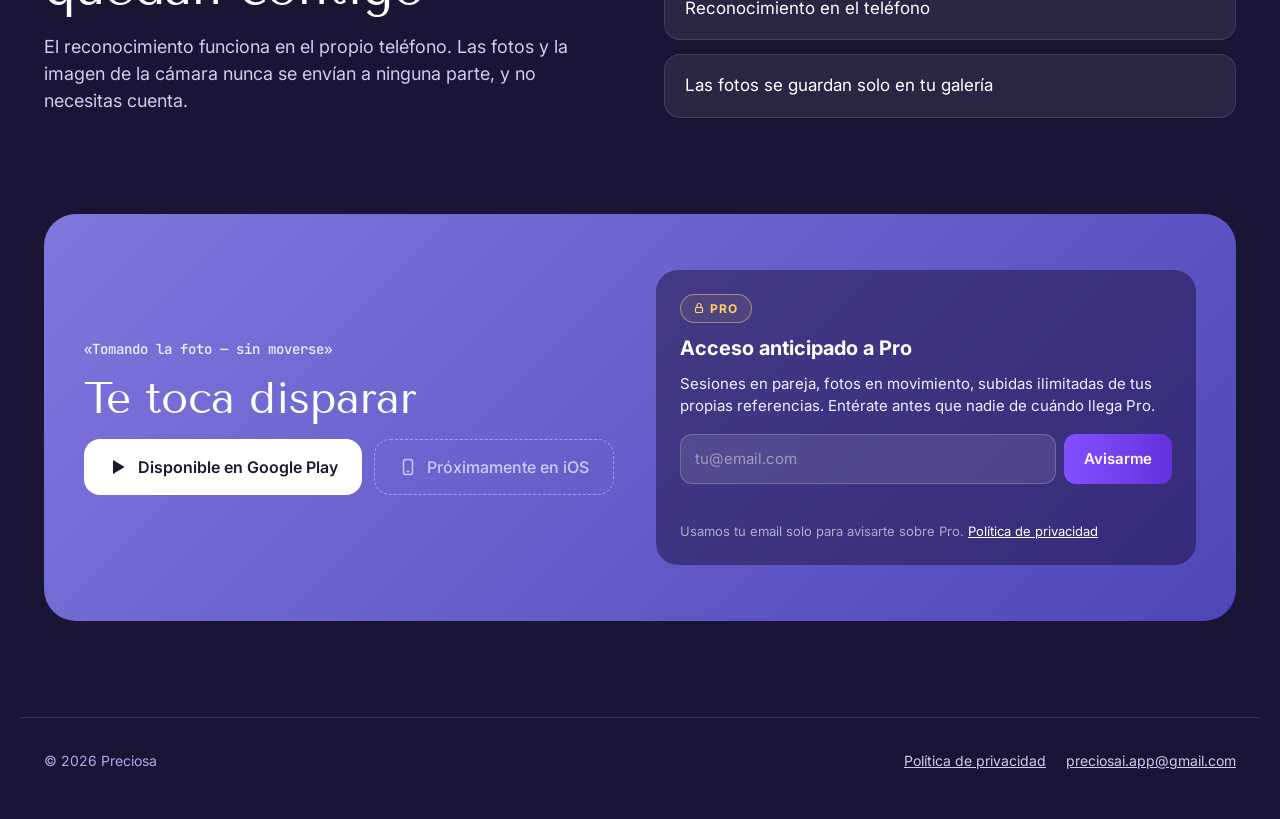
<file: es/index.html>
<!doctype html>
<html lang="es">
<head>
<meta charset="utf-8">
<meta name="viewport" content="width=device-width, initial-scale=1">
<title>Preciosa: un fotógrafo en tu bolsillo</title>
<meta name="description" content="Preciosa te indica dónde colocarte y cómo sostener el teléfono, ajusta el zoom, nivela el horizonte y toma la foto sola. Tus fotos nunca salen del teléfono.">
<link rel="canonical" href="https://preciosa.cam/es/">
<link rel="alternate" hreflang="en" href="https://preciosa.cam/">
<link rel="alternate" hreflang="ru" href="https://preciosa.cam/ru/">
<link rel="alternate" hreflang="es" href="https://preciosa.cam/es/">
<link rel="alternate" hreflang="de" href="https://preciosa.cam/de/">
<link rel="alternate" hreflang="pt" href="https://preciosa.cam/pt/">
<link rel="alternate" hreflang="x-default" href="https://preciosa.cam/">
<meta property="og:type" content="website">
<meta property="og:title" content="Preciosa: un fotógrafo en tu bolsillo">
<meta property="og:description" content="Indicaciones, zoom automático y horizonte nivelado: la cámara te guía de un ángulo a otro y toma la foto sola. Gratis para Android.">
<meta property="og:url" content="https://preciosa.cam/es/">
<meta property="og:image" content="https://preciosa.cam/assets/icon-512.png">
<meta name="twitter:card" content="summary">
<meta name="theme-color" content="#0b0919">
<link rel="icon" type="image/png" sizes="32x32" href="/assets/favicon-32.png">
<link rel="apple-touch-icon" href="/assets/apple-touch-icon.png">
<link rel="preconnect" href="https://fonts.googleapis.com">
<link rel="preconnect" href="https://fonts.gstatic.com" crossorigin>
<link rel="stylesheet" href="https://fonts.googleapis.com/css2?family=Inter:wght@400;500;600;700&family=JetBrains+Mono:wght@500&family=Tenor+Sans&display=swap">
<link rel="stylesheet" href="/assets/style.css?v=202611272230">
</head>
<body>
<div class="bg" aria-hidden="true">
  <div class="bg-circle bg-circle--1"></div>
  <div class="bg-circle bg-circle--2"></div>
  <div class="bg-circle bg-circle--3"></div>
  <canvas></canvas>
</div>
<a class="skip" href="#main">Saltar al contenido</a>

<header class="header">
  <div class="wrap bar">
    <a class="brand" href="/es/"><img src="/assets/logo-light.png" alt="" width="54" height="54">Preciosa</a>
    <nav class="nav" aria-label="Principal">
      <a href="#try">Pruébalo</a>
      <a href="#how">Cómo funciona</a>
      <a href="#modes">Modos</a>
      <a href="#privacy">Privacidad</a>
    </nav>
    <div class="bar-end">
      <details class="lang-menu"><summary aria-label="Idioma">ES<svg width="10" height="10" viewBox="0 0 10 10" aria-hidden="true"><path d="M1.5 3.5L5 7l3.5-3.5" fill="none" stroke="currentColor" stroke-width="1.6" stroke-linecap="round" stroke-linejoin="round"/></svg></summary><ul><li><a href="/" hreflang="en" lang="en">English</a></li><li><a href="/ru/" hreflang="ru" lang="ru">Русский</a></li><li><a href="/es/" hreflang="es" lang="es" aria-current="page">Español</a></li><li><a href="/de/" hreflang="de" lang="de">Deutsch</a></li><li><a href="/pt/" hreflang="pt" lang="pt">Português</a></li></ul></details>
      <a class="pro-badge" href="#pro" aria-label="Pro: acceso anticipado"><svg width="13" height="13" viewBox="0 0 24 24" fill="none" stroke="currentColor" stroke-width="2.4" stroke-linecap="round" stroke-linejoin="round" aria-hidden="true"><rect x="5" y="11" width="14" height="10" rx="2"/><path d="M8 11V7a4 4 0 018 0v4"/></svg>PRO</a>
    </div>
  </div>
</header>

<main id="main">

<section class="hero">
  <div class="wrap">
    <div class="viewfinder">
      <div class="grid3" aria-hidden="true"></div>
      <div class="corner corner--tl" aria-hidden="true"></div>
      <div class="corner corner--tr" aria-hidden="true"></div>
      <div class="corner corner--bl" aria-hidden="true"></div>
      <div class="corner corner--br" aria-hidden="true"></div>

      <div class="vf-top" aria-hidden="true"><span class="pill pill--accent">AUTO</span><span class="pill">01 / 12</span></div>

      <div class="vf-body">
        <div class="hero-text">
          <span class="badge">Gratis para Android · <span class="nocaps">iOS</span> pronto</span>
          <h1 style="--fit: 12.5">Un&nbsp;fotógrafo<br>en&nbsp;tu&nbsp;bolsillo</h1>
          <p class="lead">La cámara te indica dónde colocarte y cómo sostener el teléfono, ajusta el zoom sola y nivela el horizonte. Cuando el encuadre es el correcto, toma la foto por sí misma.</p>
          <div class="btns">
            <a class="btn btn--light" href="https://play.google.com/store/apps/details?id=cam.preciosa.smartcamera&amp;referrer=utm_source%3Dsite%26utm_medium%3Dhero_es">
              <svg width="20" height="20" viewBox="0 0 24 24" fill="currentColor" aria-hidden="true"><path d="M6 3.5v17l14-8.5z"/></svg>Disponible en Google Play</a>
            <span class="btn btn--soon" title="La versión para iPhone está en desarrollo"><svg width="18" height="18" viewBox="0 0 24 24" fill="none" stroke="currentColor" stroke-width="2" stroke-linecap="round" stroke-linejoin="round" aria-hidden="true"><rect x="6" y="2" width="12" height="20" rx="3"/><path d="M11 18h2"/></svg>Próximamente en iOS</span>
            <a class="btn btn--ghost" href="#try">Pruébalo aquí</a>
          </div>
          <ul class="facts">
            <li>Las fotos no salen del teléfono</li>
            <li>Sin registro</li>
            <li>5 idiomas</li>
          </ul>
        </div>

        <div class="phone-col">
          <!-- To show a screen recording instead: put assets/demo.mp4 and replace the
               phone's content with
               <video src="/assets/demo.mp4" autoplay muted loop playsinline></video> -->
          <div class="phone" id="hero-phone" role="img" aria-label="Pantalla de la cámara Preciosa con una indicación de encuadre">
            <div class="screen-bg"></div>
            <div class="screen-grid"></div>
            <div class="person"><img src="/assets/model-after.webp" alt="" width="138" height="340" data-model></div>
            <div class="frame is-ok"></div>
            <div class="screen-top"><span>2 / 12</span><span>AUTO</span></div>
            <div class="capsule"><i></i></div>
            <div class="screen-hint"><span data-hint>¡Perfecto, mantén así!</span></div>
            <div class="flash"></div>
          </div>
        </div>
      </div>

      <div class="vf-bottom">
        <div class="voice">
          <svg width="20" height="20" viewBox="0 0 24 24" fill="none" stroke="#9b8eff" stroke-width="2" stroke-linecap="round" aria-hidden="true"><path d="M11 5L6 9H2v6h4l5 4z"/><path d="M15.5 8.5a5 5 0 010 7"/><path d="M19 5a10 10 0 010 14"/></svg>
          <span data-voice aria-live="off">«Da un paso atrás»</span>
        </div>
        <div class="level" aria-hidden="true">
          <div class="level-track"><div class="level-dot" data-level-dot></div></div>
          <span data-level-val>0.0°</span>
        </div>
      </div>
    </div>
  </div>
</section>

<section id="try" class="section section--alt">
  <div class="wrap try">
    <div class="try-text">
      <span class="eyebrow">Pruébalo aquí</span>
      <h2 class="h2">Tú sostienes el teléfono.<br>La cámara dirige.</h2>
      <p>Lee la indicación en la pantalla del teléfono y pulsa el botón resaltado. Sigue cuatro indicaciones y la foto se toma sola. La app funciona igual, solo que con la cámara real y una voz.</p>
    </div>
    <div class="phone-col">
      <div class="phone" id="try-phone">
        <div class="screen-bg"></div>
        <div class="screen-grid"></div>
        <div class="person" aria-hidden="true"><img src="/assets/model-before.webp" alt="" width="81" height="340" data-model></div>
        <div class="frame" aria-hidden="true"></div>
        <div class="screen-top"><span data-counter>1 / 4</span><span>AUTO</span></div>
        <div class="capsule" aria-hidden="true"><i></i></div>
        <div class="screen-hint"><span data-hint aria-live="polite">Inclina el teléfono un poco hacia abajo</span></div>
        <div class="flash" aria-hidden="true"></div>
        <div class="shot" hidden>
          <strong>¡Foto tomada!</strong>
          <span>«Listo, ya se puede mover»</span>
          <button type="button">Otra vez</button>
        </div>
      </div>
    </div>
    <div class="controls">
      <span id="try-q">Pulsa lo que pide la cámara:</span>
      <div class="row" role="group" aria-labelledby="try-q">
        <button type="button" data-answer="tilt">Inclinar el teléfono</button>
        <button type="button" data-answer="back">Paso atrás</button>
        <button type="button" data-answer="pose">Pedir la pose</button>
        <button type="button" data-answer="down">Bajar el teléfono</button>
      </div>
      <span class="wrong" data-wrong aria-live="polite"></span>
    </div>
  </div>
</section>

<section id="how" class="section">
  <div class="wrap">
    <div class="say">
      <h2>La cámara te dice qué hacer</h2>
      <p>Tú solo sostienes el teléfono y sigues las indicaciones.</p>
    </div>
    <div class="cards">
      <div class="card">
        <span class="num">01</span>
        <h3>Modo</h3>
        <p>Elige el fotógrafo de bolsillo, una pose de la galería o una sesión de fotos preparada.</p>
      </div>
      <div class="card">
        <span class="num">02</span>
        <h3>Indicaciones</h3>
        <p>Una voz y marcas en la pantalla te indican adónde moverte, cómo sostener el teléfono y qué pose pedirle a la modelo.</p>
      </div>
      <div class="card">
        <span class="num">03</span>
        <h3>Foto</h3>
        <p>Cuando el ángulo coincide, la cámara dispara sola. Hasta 12 fotos por sesión llegan a tu galería.</p>
      </div>
    </div>
  </div>
</section>

<section id="modes" class="section section--alt">
  <div class="wrap">
    <div class="say">
      <h2>Elige qué fotografiar</h2>
      <p>Tres modos: desde una foto rápida hasta una sesión con guion.</p>
    </div>
    <div class="cards">
      <div class="card card--big card--accent">
        <span class="tag">Empieza aquí</span>
        <h3>Fotógrafo de bolsillo</h3>
        <p>Retrato, de cintura para arriba, cuerpo entero o sentada. La cámara te lleva de un ángulo a otro y toma hasta 12 fotos, con pose o sin ella.</p>
      </div>
      <div class="card card--big">
        <span class="tag tag--spacer" aria-hidden="true" style="visibility: hidden">&nbsp;</span>
        <h3>Una foto</h3>
        <p>Elige una imagen de la galería de poses y la cámara te ayuda a repetir el ángulo y la pose.</p>
      </div>
      <div class="card card--big">
        <span class="tag tag--spacer" aria-hidden="true" style="visibility: hidden">&nbsp;</span>
        <h3>Sesiones de fotos</h3>
        <p>Sesiones preparadas de 3 a 12 poses. La cámara toma cada una en cuanto la pose coincide con la referencia.</p>
      </div>
    </div>
  </div>
</section>

<section id="privacy" class="section">
  <div class="wrap split">
    <div>
      <h2 class="h2">Tus fotos se quedan&nbsp;contigo</h2>
      <p>El reconocimiento funciona en el propio teléfono. Las fotos y la imagen de la cámara nunca se envían a ninguna parte, y no necesitas cuenta.</p>
    </div>
    <ul class="checks">
      <li>Sin registro ni cuenta</li>
      <li>Reconocimiento en el teléfono</li>
      <li>Las fotos se guardan solo en tu galería</li>
    </ul>
  </div>
</section>

<section class="section" style="padding-top: 0">
  <div class="wrap">
    <div class="cta">
      <div class="cta-main">
        <span class="eyebrow">«Tomando la foto — sin moverse»</span>
        <h2>Te toca disparar</h2>
        <div class="btns">
          <a class="btn btn--light" href="https://play.google.com/store/apps/details?id=cam.preciosa.smartcamera&amp;referrer=utm_source%3Dsite%26utm_medium%3Dfooter_cta_es">
            <svg width="20" height="20" viewBox="0 0 24 24" fill="currentColor" aria-hidden="true"><path d="M6 3.5v17l14-8.5z"/></svg>Disponible en Google Play</a>
          <span class="btn btn--soon" title="La versión para iPhone está en desarrollo"><svg width="18" height="18" viewBox="0 0 24 24" fill="none" stroke="currentColor" stroke-width="2" stroke-linecap="round" stroke-linejoin="round" aria-hidden="true"><rect x="6" y="2" width="12" height="20" rx="3"/><path d="M11 18h2"/></svg>Próximamente en iOS</span>
        </div>
      </div>
      <div class="pro" id="pro">
        <span class="pro-badge"><svg width="12" height="12" viewBox="0 0 24 24" fill="none" stroke="currentColor" stroke-width="2.4" stroke-linecap="round" stroke-linejoin="round" aria-hidden="true"><rect x="5" y="11" width="14" height="10" rx="2"/><path d="M8 11V7a4 4 0 018 0v4"/></svg>PRO</span>
        <strong>Acceso anticipado a Pro</strong>
        <p>Sesiones en pareja, fotos en movimiento, subidas ilimitadas de tus propias referencias. Entérate antes que nadie de cuándo llega Pro.</p>
        <!-- data-endpoint: the same URL as WaitlistService._url in the app (the table the
             emails are added to); while it says YOUR_FORM_ENDPOINT the button opens an email to us -->
        <form class="waitlist" data-waitlist data-endpoint="https://script.google.com/macros/s/AKfycbw7DmxwmfvefpitIN3C_YavShH7Y-lVaSd8Nw97wLIQMAX7PfyRNiKalxIxFxXPfqua/exec" data-text="{&quot;notify&quot;: &quot;Avisarme&quot;, &quot;done&quot;: &quot;✓  Listo&quot;, &quot;sending&quot;: &quot;…&quot;, &quot;thanks&quot;: &quot;¡Gracias! Te escribiremos cuando llegue Pro.&quot;, &quot;invalid&quot;: &quot;Introduce un email válido&quot;, &quot;failed&quot;: &quot;No se pudo enviar. Inténtalo más tarde.&quot;, &quot;subject&quot;: &quot;Preciosa Pro early access&quot;}" novalidate>
          <label class="visually-hidden" for="pro-email">Email</label>
          <input id="pro-email" type="email" name="email" autocomplete="email" placeholder="tu@email.com" required>
          <button type="submit">Avisarme</button>
        </form>
        <p class="note" data-waitlist-note aria-live="polite"></p>
        <p class="note">Usamos tu email solo para avisarte sobre Pro. <a href="/privacy/">Política de privacidad</a></p>
      </div>
    </div>
  </div>
</section>

</main>

<a class="sticky-get" data-sticky-get aria-label="Disponible en Google Play" href="https://play.google.com/store/apps/details?id=cam.preciosa.smartcamera&amp;referrer=utm_source%3Dsite%26utm_medium%3Dsticky_es" tabindex="-1" aria-hidden="true">
  <svg width="16" height="16" viewBox="0 0 24 24" fill="currentColor" aria-hidden="true"><path d="M6 3.5v17l14-8.5z"/></svg>Google Play</a>

<footer class="wrap footer">
  <span>© 2026 Preciosa</span>
  <nav aria-label="Pie de página">
    <a href="/privacy/">Política de privacidad</a>
    <a href="mailto:preciosai.app@gmail.com">preciosai.app@gmail.com</a>
  </nav>
</footer>

<script type="application/json" id="site-text">
{
  "quotes": "es",
  "heroLoop": [
    {
      "say": "Inclina el teléfono un poco hacia abajo",
      "tilt": 6
    },
    {
      "say": "Da un paso atrás",
      "tilt": 3
    },
    {
      "say": "Pide a la modelo: mano en la cintura",
      "tilt": 1
    },
    {
      "say": "Baja un poco el teléfono",
      "tilt": 1
    },
    {
      "say": "¡Perfecto, mantén así!",
      "tilt": 0
    },
    {
      "say": "Tomando la foto — sin moverse",
      "tilt": 0
    },
    {
      "say": "Listo, ya se puede mover",
      "tilt": 0
    }
  ],
  "steps": [
    {
      "say": "Inclina el teléfono un poco hacia abajo",
      "answer": "tilt"
    },
    {
      "say": "Da un paso atrás",
      "answer": "back"
    },
    {
      "say": "Pide a la modelo: mano en la cintura",
      "answer": "pose"
    },
    {
      "say": "Baja un poco el teléfono",
      "answer": "down"
    }
  ],
  "capturing": "Tomando la foto — sin moverse",
  "wrong": "Ese no: escucha la indicación de la pantalla"
}
</script>
<script src="/assets/site.js?v=202611272230" defer></script>
<script src="/assets/pro.js?v=202611272230" defer></script>
<script src="/assets/neural.js?v=202611272230" defer></script>
</body>
</html>
</file>
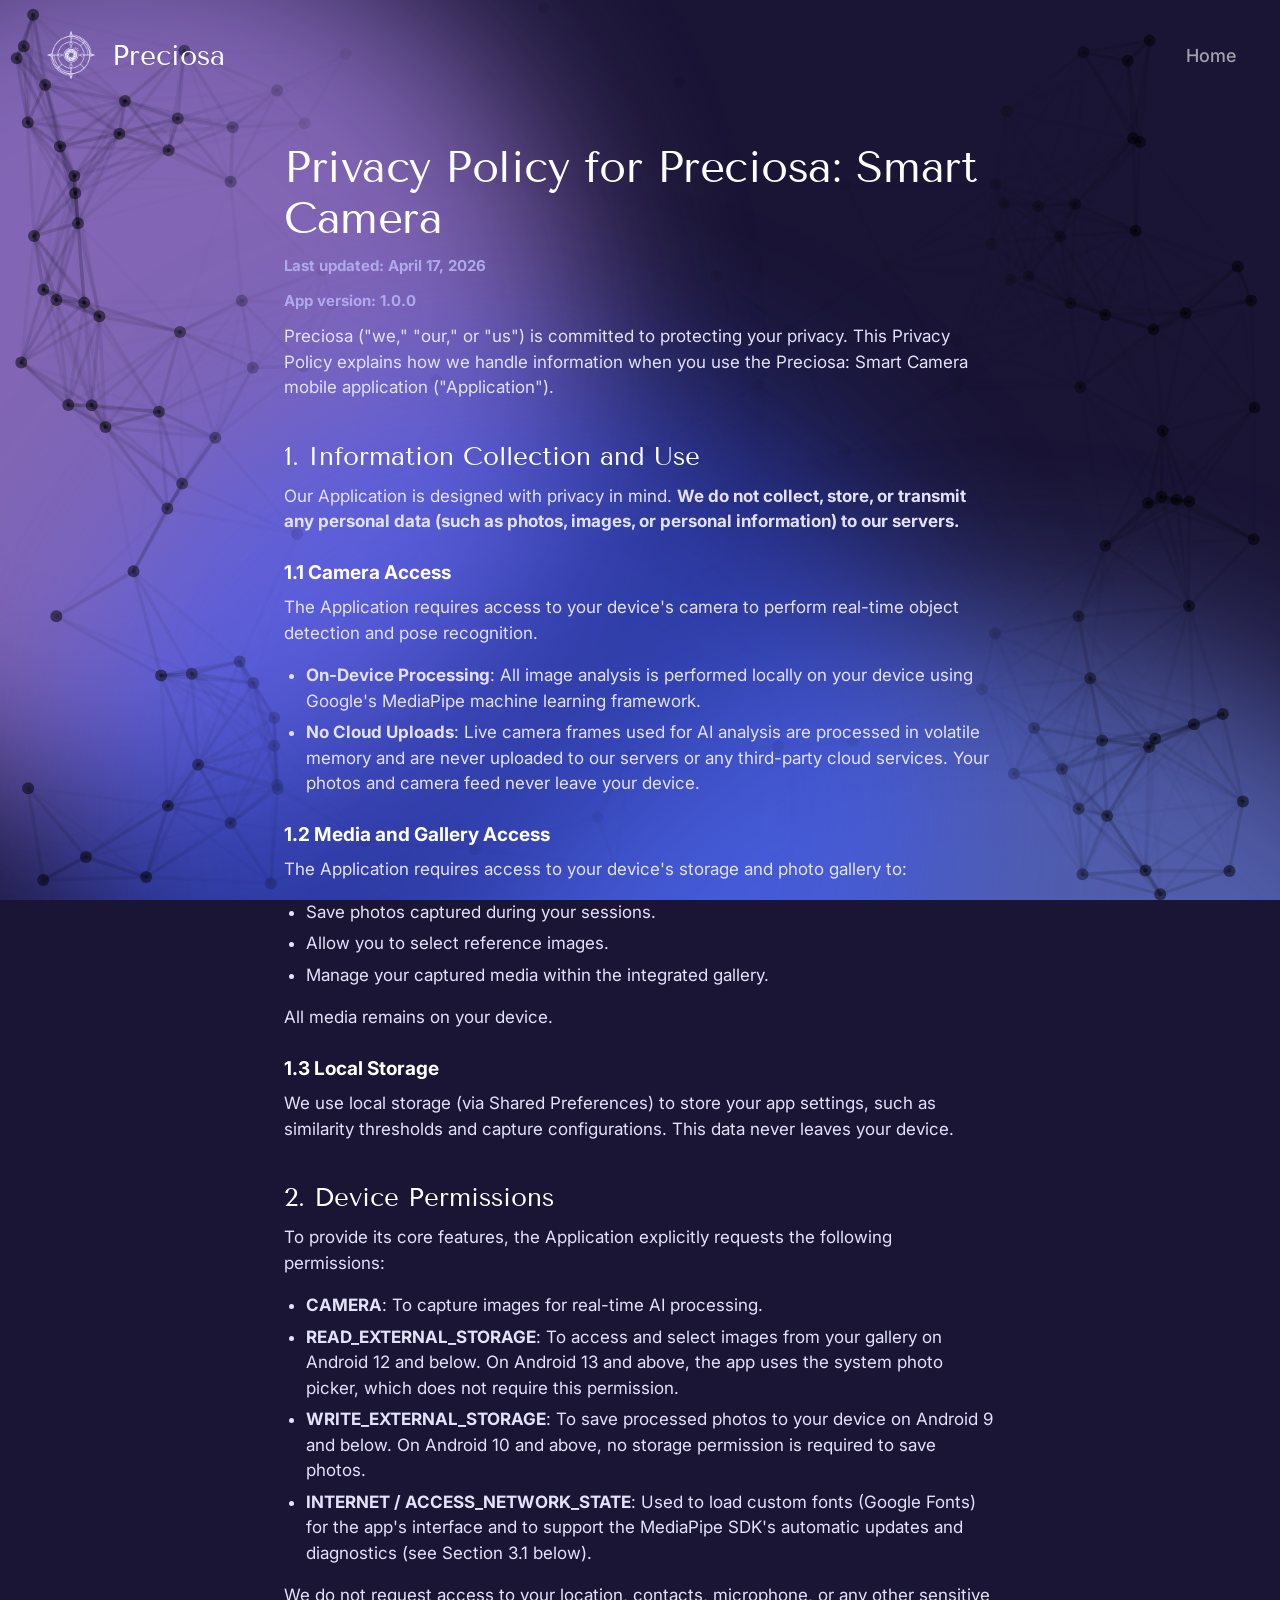
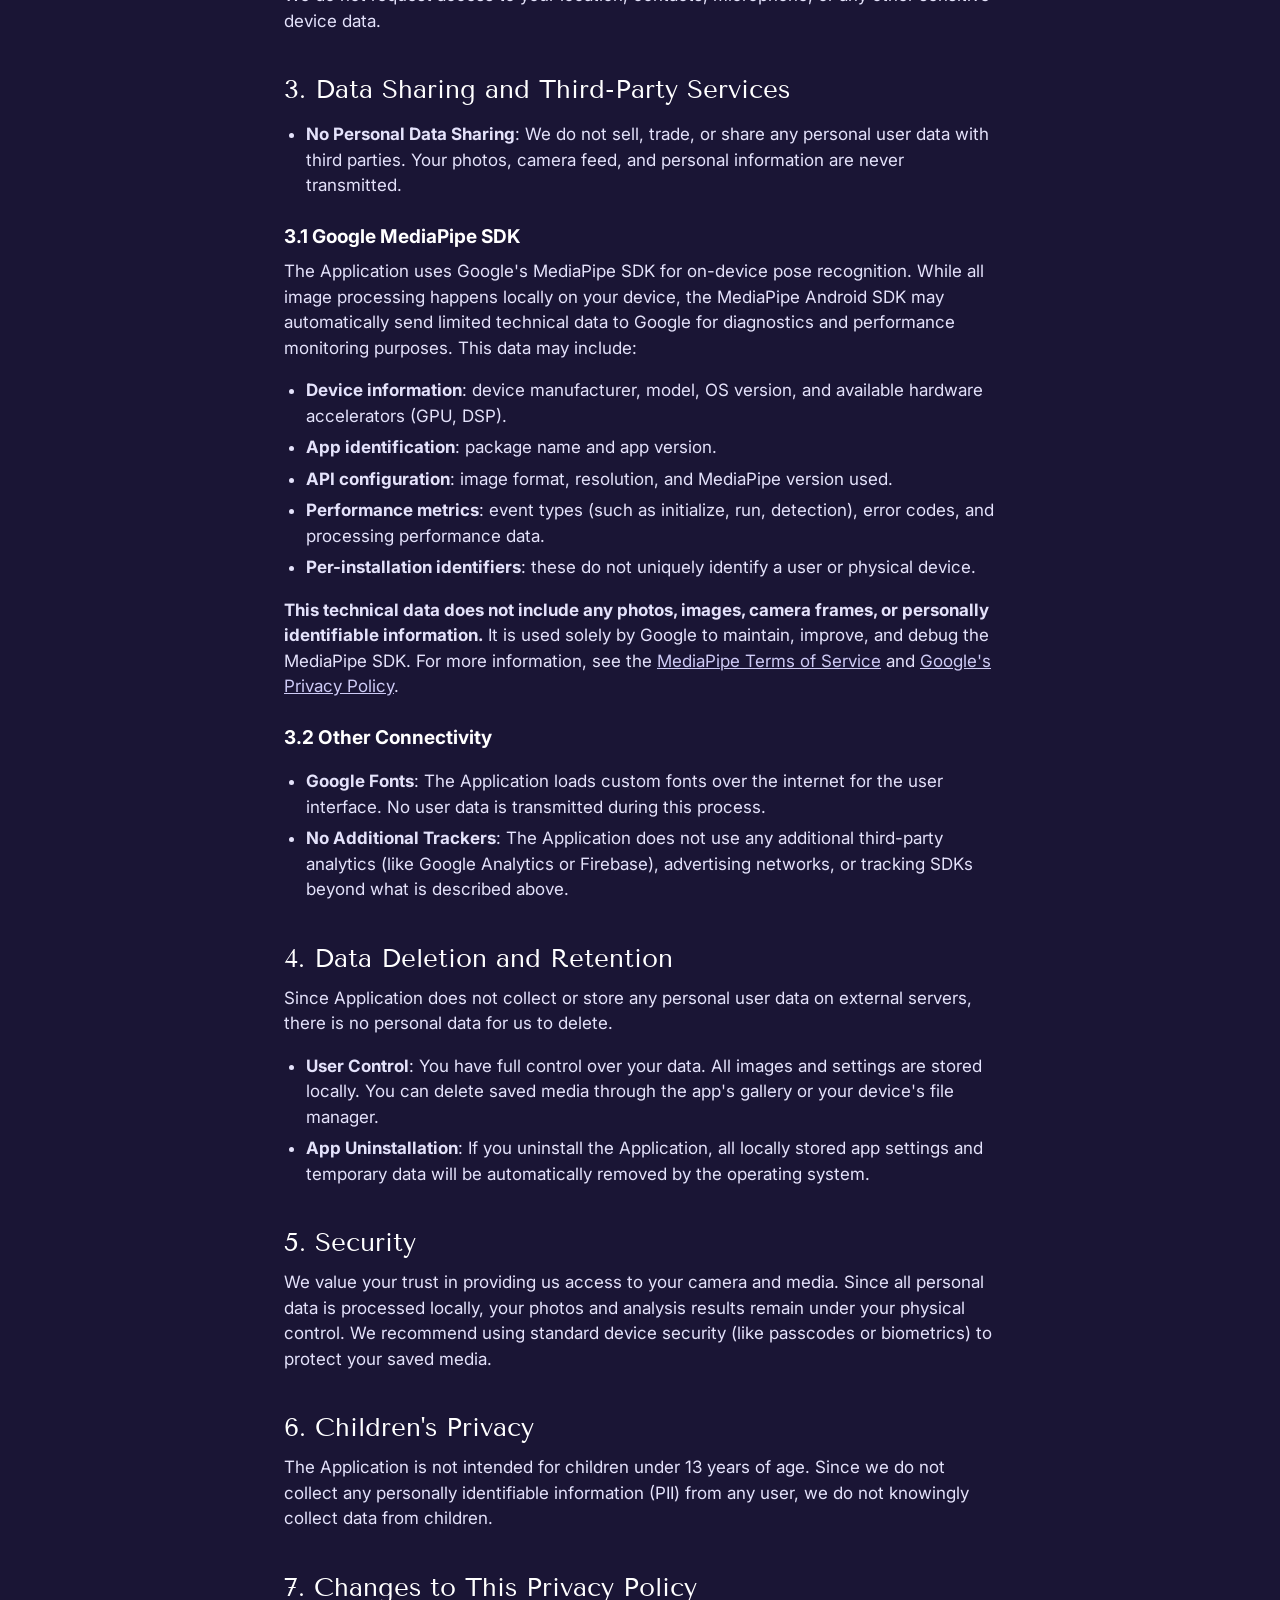
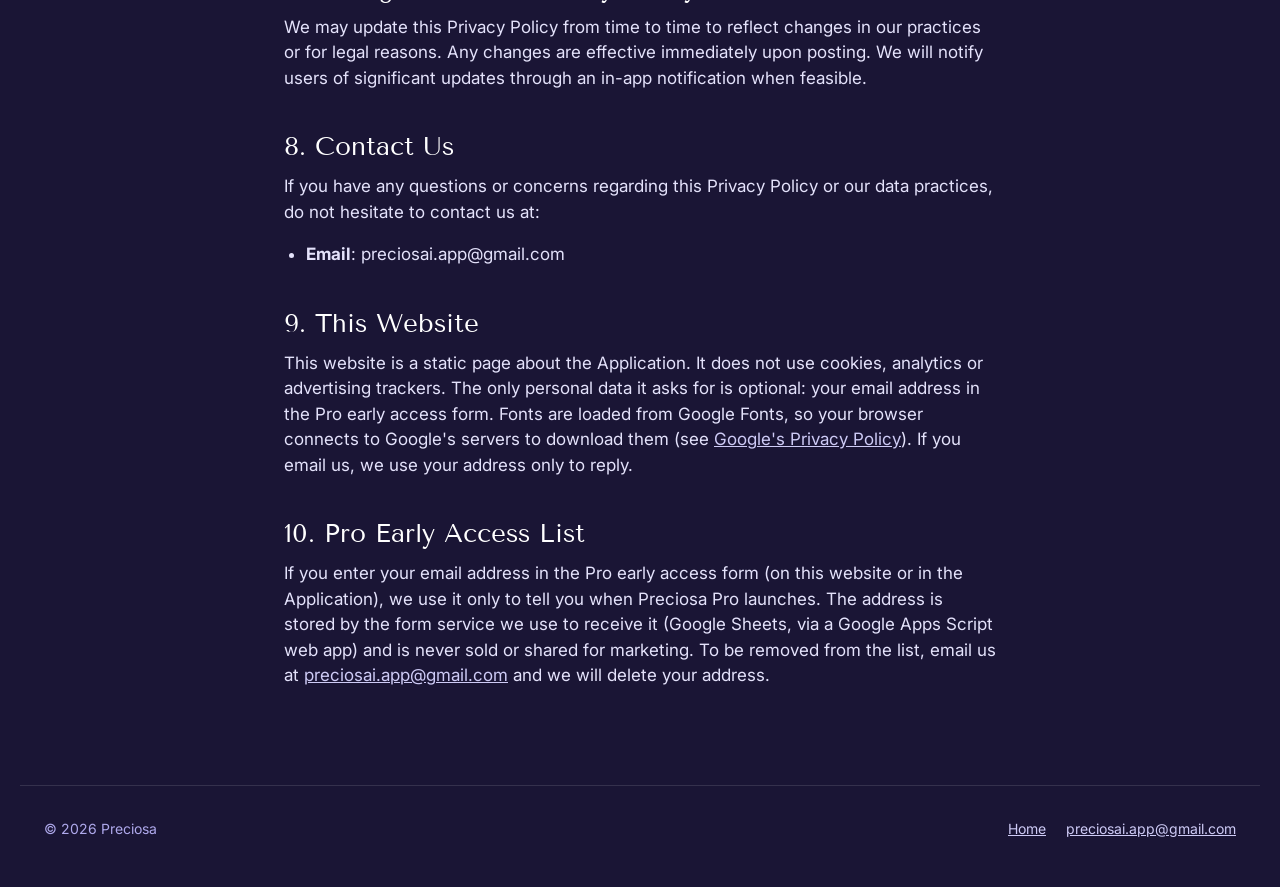
<file: privacy/index.html>
<!doctype html>
<html lang="en">
<head>
<meta charset="utf-8">
<meta name="viewport" content="width=device-width, initial-scale=1">
<title>Privacy Policy — Preciosa</title>
<meta name="description" content="Privacy Policy for Preciosa: Smart Camera. Photos and the camera feed are processed on the device and never uploaded.">
<link rel="canonical" href="https://preciosa.cam/privacy/">
<meta name="theme-color" content="#0b0919">
<link rel="icon" type="image/png" sizes="32x32" href="/assets/favicon-32.png">
<link rel="apple-touch-icon" href="/assets/apple-touch-icon.png">
<link rel="preconnect" href="https://fonts.googleapis.com">
<link rel="preconnect" href="https://fonts.gstatic.com" crossorigin>
<link rel="stylesheet" href="https://fonts.googleapis.com/css2?family=Inter:wght@400;500;600;700&family=Tenor+Sans&display=swap">
<link rel="stylesheet" href="/assets/style.css?v=202611272230">
</head>
<body>
<div class="bg" aria-hidden="true">
  <div class="bg-circle bg-circle--1"></div>
  <div class="bg-circle bg-circle--2"></div>
  <div class="bg-circle bg-circle--3"></div>
  <canvas></canvas>
</div>
<header class="header">
  <div class="wrap bar">
    <a class="brand" href="/"><img src="/assets/logo-light.png" alt="" width="54" height="54">Preciosa</a>
    <div class="bar-end">
      <a class="bar-link" href="/">Home</a>
    </div>
  </div>
</header>
<main class="legal">
<h1>Privacy Policy for Preciosa: Smart Camera</h1>
<p class="meta"><strong>Last updated: April 17, 2026</strong></p>
<p class="meta"><strong>App version: 1.0.0</strong></p>
<p>Preciosa ("we," "our," or "us") is committed to protecting your privacy. This Privacy Policy explains how we handle information when you use the Preciosa: Smart Camera mobile application ("Application").</p>
<h2>1. Information Collection and Use</h2>
<p>Our Application is designed with privacy in mind. <strong>We do not collect, store, or transmit any personal data (such as photos, images, or personal information) to our servers.</strong></p>
<h3>1.1 Camera Access</h3>
<p>The Application requires access to your device's camera to perform real-time object detection and pose recognition.</p>
<ul>
<li><strong>On-Device Processing</strong>: All image analysis is performed locally on your device using Google's MediaPipe machine learning framework.</li>
<li><strong>No Cloud Uploads</strong>: Live camera frames used for AI analysis are processed in volatile memory and are never uploaded to our servers or any third-party cloud services. Your photos and camera feed never leave your device.</li>
</ul>
<h3>1.2 Media and Gallery Access</h3>
<p>The Application requires access to your device's storage and photo gallery to:</p>
<ul>
<li>Save photos captured during your sessions.</li>
<li>Allow you to select reference images.</li>
<li>Manage your captured media within the integrated gallery.</li>
</ul>
<p>All media remains on your device.</p>
<h3>1.3 Local Storage</h3>
<p>We use local storage (via Shared Preferences) to store your app settings, such as similarity thresholds and capture configurations. This data never leaves your device.</p>
<h2>2. Device Permissions</h2>
<p>To provide its core features, the Application explicitly requests the following permissions:</p>
<ul>
<li><strong>CAMERA</strong>: To capture images for real-time AI processing.</li>
<li><strong>READ_EXTERNAL_STORAGE</strong>: To access and select images from your gallery on Android 12 and below. On Android 13 and above, the app uses the system photo picker, which does not require this permission.</li>
<li><strong>WRITE_EXTERNAL_STORAGE</strong>: To save processed photos to your device on Android 9 and below. On Android 10 and above, no storage permission is required to save photos.</li>
<li><strong>INTERNET / ACCESS_NETWORK_STATE</strong>: Used to load custom fonts (Google Fonts) for the app's interface and to support the MediaPipe SDK's automatic updates and diagnostics (see Section 3.1 below).</li>
</ul>
<p>We do not request access to your location, contacts, microphone, or any other sensitive device data.</p>
<h2>3. Data Sharing and Third-Party Services</h2>
<ul>
<li><strong>No Personal Data Sharing</strong>: We do not sell, trade, or share any personal user data with third parties. Your photos, camera feed, and personal information are never transmitted.</li>
</ul>
<h3>3.1 Google MediaPipe SDK</h3>
<p>The Application uses Google's MediaPipe SDK for on-device pose recognition. While all image processing happens locally on your device, the MediaPipe Android SDK may automatically send limited technical data to Google for diagnostics and performance monitoring purposes. This data may include:</p>
<ul>
<li><strong>Device information</strong>: device manufacturer, model, OS version, and available hardware accelerators (GPU, DSP).</li>
<li><strong>App identification</strong>: package name and app version.</li>
<li><strong>API configuration</strong>: image format, resolution, and MediaPipe version used.</li>
<li><strong>Performance metrics</strong>: event types (such as initialize, run, detection), error codes, and processing performance data.</li>
<li><strong>Per-installation identifiers</strong>: these do not uniquely identify a user or physical device.</li>
</ul>
<p><strong>This technical data does not include any photos, images, camera frames, or personally identifiable information.</strong> It is used solely by Google to maintain, improve, and debug the MediaPipe SDK. For more information, see the <a href="https://ai.google.dev/edge/mediapipe/legal/tos">MediaPipe Terms of Service</a> and <a href="https://policies.google.com/privacy">Google's Privacy Policy</a>.</p>
<h3>3.2 Other Connectivity</h3>
<ul>
<li><strong>Google Fonts</strong>: The Application loads custom fonts over the internet for the user interface. No user data is transmitted during this process.</li>
<li><strong>No Additional Trackers</strong>: The Application does not use any additional third-party analytics (like Google Analytics or Firebase), advertising networks, or tracking SDKs beyond what is described above.</li>
</ul>
<h2>4. Data Deletion and Retention</h2>
<p>Since Application does not collect or store any personal user data on external servers, there is no personal data for us to delete.</p>
<ul>
<li><strong>User Control</strong>: You have full control over your data. All images and settings are stored locally. You can delete saved media through the app's gallery or your device's file manager.</li>
<li><strong>App Uninstallation</strong>: If you uninstall the Application, all locally stored app settings and temporary data will be automatically removed by the operating system.</li>
</ul>
<h2>5. Security</h2>
<p>We value your trust in providing us access to your camera and media. Since all personal data is processed locally, your photos and analysis results remain under your physical control. We recommend using standard device security (like passcodes or biometrics) to protect your saved media.</p>
<h2>6. Children's Privacy</h2>
<p>The Application is not intended for children under 13 years of age. Since we do not collect any personally identifiable information (PII) from any user, we do not knowingly collect data from children.</p>
<h2>7. Changes to This Privacy Policy</h2>
<p>We may update this Privacy Policy from time to time to reflect changes in our practices or for legal reasons. Any changes are effective immediately upon posting. We will notify users of significant updates through an in-app notification when feasible.</p>
<h2>8. Contact Us</h2>
<p>If you have any questions or concerns regarding this Privacy Policy or our data practices, do not hesitate to contact us at:</p>
<ul>
<li><strong>Email</strong>: preciosai.app@gmail.com</li>
</ul>
<h2>9. This Website</h2>
<p>This website is a static page about the Application. It does not use cookies, analytics or advertising trackers. The only personal data it asks for is optional: your email address in the Pro early access form. Fonts are loaded from Google Fonts, so your browser connects to Google's servers to download them (see <a href="https://policies.google.com/privacy">Google's Privacy Policy</a>). If you email us, we use your address only to reply.</p>
<h2>10. Pro Early Access List</h2>
<p>If you enter your email address in the Pro early access form (on this website or in the Application), we use it only to tell you when Preciosa Pro launches. The address is stored by the form service we use to receive it (Google Sheets, via a Google Apps Script web app) and is never sold or shared for marketing. To be removed from the list, email us at <a href="mailto:preciosai.app@gmail.com">preciosai.app@gmail.com</a> and we will delete your address.</p>
</main>
<footer class="wrap footer">
  <span>© 2026 Preciosa</span>
  <nav aria-label="Footer">
    <a href="/">Home</a>
    <a href="mailto:preciosai.app@gmail.com">preciosai.app@gmail.com</a>
  </nav>
</footer>
<script src="/assets/neural.js?v=202611272230" defer></script>
</body>
</html>
</file>
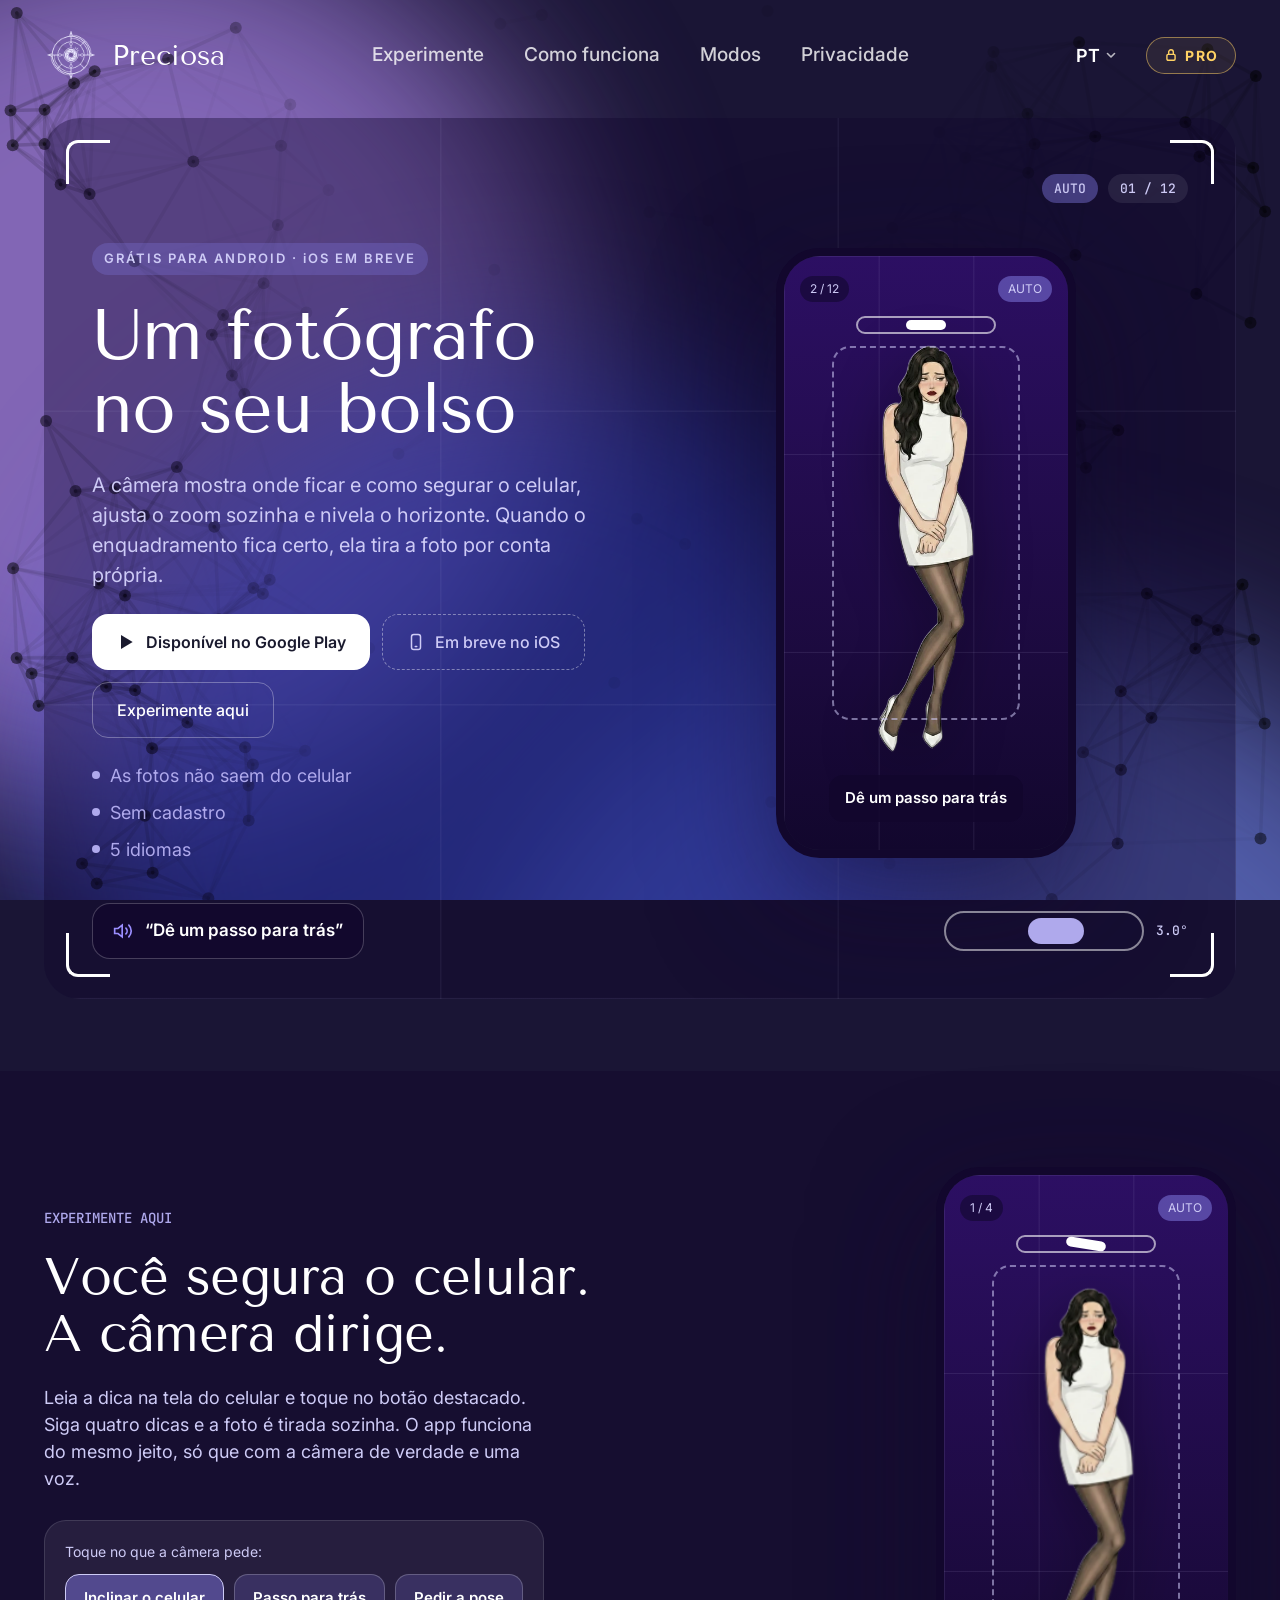
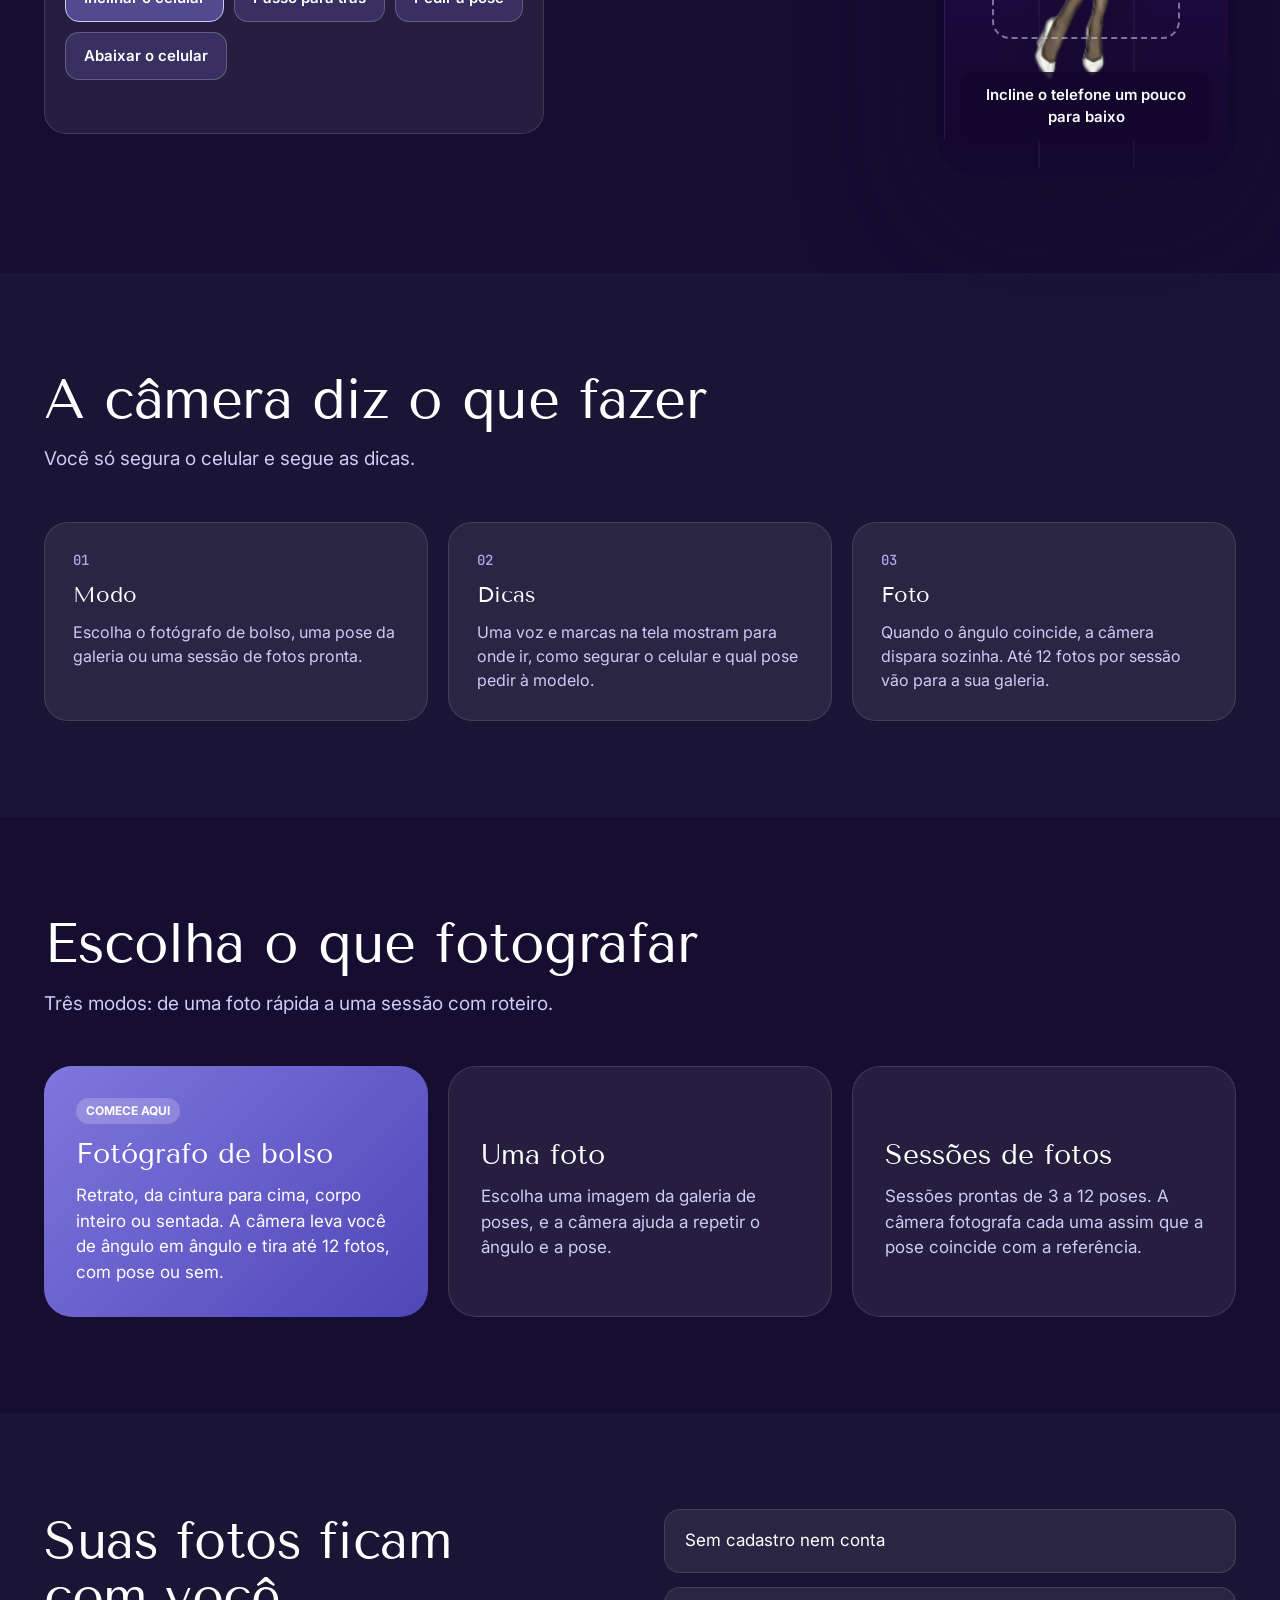
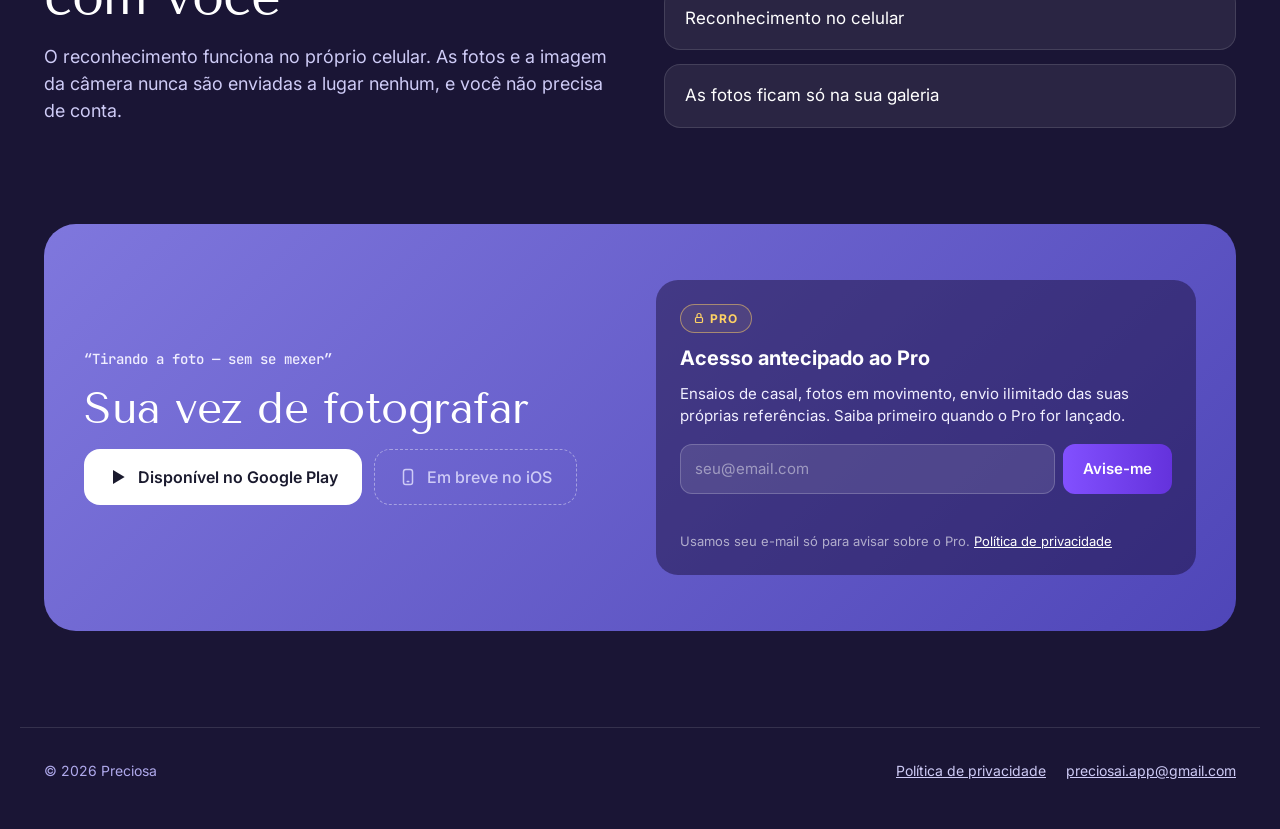
<file: pt/index.html>
<!doctype html>
<html lang="pt">
<head>
<meta charset="utf-8">
<meta name="viewport" content="width=device-width, initial-scale=1">
<title>Preciosa: um fotógrafo no seu bolso</title>
<meta name="description" content="Preciosa mostra onde ficar e como segurar o celular, ajusta o zoom, nivela o horizonte e tira a foto sozinha. Suas fotos nunca saem do celular.">
<link rel="canonical" href="https://preciosa.cam/pt/">
<link rel="alternate" hreflang="en" href="https://preciosa.cam/">
<link rel="alternate" hreflang="ru" href="https://preciosa.cam/ru/">
<link rel="alternate" hreflang="es" href="https://preciosa.cam/es/">
<link rel="alternate" hreflang="de" href="https://preciosa.cam/de/">
<link rel="alternate" hreflang="pt" href="https://preciosa.cam/pt/">
<link rel="alternate" hreflang="x-default" href="https://preciosa.cam/">
<meta property="og:type" content="website">
<meta property="og:title" content="Preciosa: um fotógrafo no seu bolso">
<meta property="og:description" content="Dicas, zoom automático e horizonte nivelado: a câmera guia você de ângulo em ângulo e tira a foto sozinha. Grátis para Android.">
<meta property="og:url" content="https://preciosa.cam/pt/">
<meta property="og:image" content="https://preciosa.cam/assets/icon-512.png">
<meta name="twitter:card" content="summary">
<meta name="theme-color" content="#0b0919">
<link rel="icon" type="image/png" sizes="32x32" href="/assets/favicon-32.png">
<link rel="apple-touch-icon" href="/assets/apple-touch-icon.png">
<link rel="preconnect" href="https://fonts.googleapis.com">
<link rel="preconnect" href="https://fonts.gstatic.com" crossorigin>
<link rel="stylesheet" href="https://fonts.googleapis.com/css2?family=Inter:wght@400;500;600;700&family=JetBrains+Mono:wght@500&family=Tenor+Sans&display=swap">
<link rel="stylesheet" href="/assets/style.css?v=202611272230">
</head>
<body>
<div class="bg" aria-hidden="true">
  <div class="bg-circle bg-circle--1"></div>
  <div class="bg-circle bg-circle--2"></div>
  <div class="bg-circle bg-circle--3"></div>
  <canvas></canvas>
</div>
<a class="skip" href="#main">Pular para o conteúdo</a>

<header class="header">
  <div class="wrap bar">
    <a class="brand" href="/pt/"><img src="/assets/logo-light.png" alt="" width="54" height="54">Preciosa</a>
    <nav class="nav" aria-label="Principal">
      <a href="#try">Experimente</a>
      <a href="#how">Como funciona</a>
      <a href="#modes">Modos</a>
      <a href="#privacy">Privacidade</a>
    </nav>
    <div class="bar-end">
      <details class="lang-menu"><summary aria-label="Idioma">PT<svg width="10" height="10" viewBox="0 0 10 10" aria-hidden="true"><path d="M1.5 3.5L5 7l3.5-3.5" fill="none" stroke="currentColor" stroke-width="1.6" stroke-linecap="round" stroke-linejoin="round"/></svg></summary><ul><li><a href="/" hreflang="en" lang="en">English</a></li><li><a href="/ru/" hreflang="ru" lang="ru">Русский</a></li><li><a href="/es/" hreflang="es" lang="es">Español</a></li><li><a href="/de/" hreflang="de" lang="de">Deutsch</a></li><li><a href="/pt/" hreflang="pt" lang="pt" aria-current="page">Português</a></li></ul></details>
      <a class="pro-badge" href="#pro" aria-label="Pro: acesso antecipado"><svg width="13" height="13" viewBox="0 0 24 24" fill="none" stroke="currentColor" stroke-width="2.4" stroke-linecap="round" stroke-linejoin="round" aria-hidden="true"><rect x="5" y="11" width="14" height="10" rx="2"/><path d="M8 11V7a4 4 0 018 0v4"/></svg>PRO</a>
    </div>
  </div>
</header>

<main id="main">

<section class="hero">
  <div class="wrap">
    <div class="viewfinder">
      <div class="grid3" aria-hidden="true"></div>
      <div class="corner corner--tl" aria-hidden="true"></div>
      <div class="corner corner--tr" aria-hidden="true"></div>
      <div class="corner corner--bl" aria-hidden="true"></div>
      <div class="corner corner--br" aria-hidden="true"></div>

      <div class="vf-top" aria-hidden="true"><span class="pill pill--accent">AUTO</span><span class="pill">01 / 12</span></div>

      <div class="vf-body">
        <div class="hero-text">
          <span class="badge">Grátis para Android · <span class="nocaps">iOS</span> em breve</span>
          <h1 style="--fit: 13.5">Um&nbsp;fotógrafo<br>no&nbsp;seu&nbsp;bolso</h1>
          <p class="lead">A câmera mostra onde ficar e como segurar o celular, ajusta o zoom sozinha e nivela o horizonte. Quando o enquadramento fica certo, ela tira a foto por conta própria.</p>
          <div class="btns">
            <a class="btn btn--light" href="https://play.google.com/store/apps/details?id=cam.preciosa.smartcamera&amp;referrer=utm_source%3Dsite%26utm_medium%3Dhero_pt">
              <svg width="20" height="20" viewBox="0 0 24 24" fill="currentColor" aria-hidden="true"><path d="M6 3.5v17l14-8.5z"/></svg>Disponível no Google Play</a>
            <span class="btn btn--soon" title="A versão para iPhone está em desenvolvimento"><svg width="18" height="18" viewBox="0 0 24 24" fill="none" stroke="currentColor" stroke-width="2" stroke-linecap="round" stroke-linejoin="round" aria-hidden="true"><rect x="6" y="2" width="12" height="20" rx="3"/><path d="M11 18h2"/></svg>Em breve no iOS</span>
            <a class="btn btn--ghost" href="#try">Experimente aqui</a>
          </div>
          <ul class="facts">
            <li>As fotos não saem do celular</li>
            <li>Sem cadastro</li>
            <li>5 idiomas</li>
          </ul>
        </div>

        <div class="phone-col">
          <!-- To show a screen recording instead: put assets/demo.mp4 and replace the
               phone's content with
               <video src="/assets/demo.mp4" autoplay muted loop playsinline></video> -->
          <div class="phone" id="hero-phone" role="img" aria-label="A tela da câmera Preciosa com uma dica de enquadramento">
            <div class="screen-bg"></div>
            <div class="screen-grid"></div>
            <div class="person"><img src="/assets/model-after.webp" alt="" width="138" height="340" data-model></div>
            <div class="frame is-ok"></div>
            <div class="screen-top"><span>2 / 12</span><span>AUTO</span></div>
            <div class="capsule"><i></i></div>
            <div class="screen-hint"><span data-hint>Ótimo, segure assim</span></div>
            <div class="flash"></div>
          </div>
        </div>
      </div>

      <div class="vf-bottom">
        <div class="voice">
          <svg width="20" height="20" viewBox="0 0 24 24" fill="none" stroke="#9b8eff" stroke-width="2" stroke-linecap="round" aria-hidden="true"><path d="M11 5L6 9H2v6h4l5 4z"/><path d="M15.5 8.5a5 5 0 010 7"/><path d="M19 5a10 10 0 010 14"/></svg>
          <span data-voice aria-live="off">“Dê um passo para trás”</span>
        </div>
        <div class="level" aria-hidden="true">
          <div class="level-track"><div class="level-dot" data-level-dot></div></div>
          <span data-level-val>0.0°</span>
        </div>
      </div>
    </div>
  </div>
</section>

<section id="try" class="section section--alt">
  <div class="wrap try">
    <div class="try-text">
      <span class="eyebrow">Experimente aqui</span>
      <h2 class="h2">Você segura o celular.<br>A câmera dirige.</h2>
      <p>Leia a dica na tela do celular e toque no botão destacado. Siga quatro dicas e a foto é tirada sozinha. O app funciona do mesmo jeito, só que com a câmera de verdade e uma voz.</p>
    </div>
    <div class="phone-col">
      <div class="phone" id="try-phone">
        <div class="screen-bg"></div>
        <div class="screen-grid"></div>
        <div class="person" aria-hidden="true"><img src="/assets/model-before.webp" alt="" width="81" height="340" data-model></div>
        <div class="frame" aria-hidden="true"></div>
        <div class="screen-top"><span data-counter>1 / 4</span><span>AUTO</span></div>
        <div class="capsule" aria-hidden="true"><i></i></div>
        <div class="screen-hint"><span data-hint aria-live="polite">Incline o telefone um pouco para baixo</span></div>
        <div class="flash" aria-hidden="true"></div>
        <div class="shot" hidden>
          <strong>Foto tirada!</strong>
          <span>“Pronto, já pode se mexer”</span>
          <button type="button">De novo</button>
        </div>
      </div>
    </div>
    <div class="controls">
      <span id="try-q">Toque no que a câmera pede:</span>
      <div class="row" role="group" aria-labelledby="try-q">
        <button type="button" data-answer="tilt">Inclinar o celular</button>
        <button type="button" data-answer="back">Passo para trás</button>
        <button type="button" data-answer="pose">Pedir a pose</button>
        <button type="button" data-answer="down">Abaixar o celular</button>
      </div>
      <span class="wrong" data-wrong aria-live="polite"></span>
    </div>
  </div>
</section>

<section id="how" class="section">
  <div class="wrap">
    <div class="say">
      <h2>A câmera diz o que fazer</h2>
      <p>Você só segura o celular e segue as dicas.</p>
    </div>
    <div class="cards">
      <div class="card">
        <span class="num">01</span>
        <h3>Modo</h3>
        <p>Escolha o fotógrafo de bolso, uma pose da galeria ou uma sessão de fotos pronta.</p>
      </div>
      <div class="card">
        <span class="num">02</span>
        <h3>Dicas</h3>
        <p>Uma voz e marcas na tela mostram para onde ir, como segurar o celular e qual pose pedir à modelo.</p>
      </div>
      <div class="card">
        <span class="num">03</span>
        <h3>Foto</h3>
        <p>Quando o ângulo coincide, a câmera dispara sozinha. Até 12 fotos por sessão vão para a sua galeria.</p>
      </div>
    </div>
  </div>
</section>

<section id="modes" class="section section--alt">
  <div class="wrap">
    <div class="say">
      <h2>Escolha o que fotografar</h2>
      <p>Três modos: de uma foto rápida a uma sessão com roteiro.</p>
    </div>
    <div class="cards">
      <div class="card card--big card--accent">
        <span class="tag">Comece aqui</span>
        <h3>Fotógrafo de bolso</h3>
        <p>Retrato, da cintura para cima, corpo inteiro ou sentada. A câmera leva você de ângulo em ângulo e tira até 12 fotos, com pose ou sem.</p>
      </div>
      <div class="card card--big">
        <span class="tag tag--spacer" aria-hidden="true" style="visibility: hidden">&nbsp;</span>
        <h3>Uma foto</h3>
        <p>Escolha uma imagem da galeria de poses, e a câmera ajuda a repetir o ângulo e a pose.</p>
      </div>
      <div class="card card--big">
        <span class="tag tag--spacer" aria-hidden="true" style="visibility: hidden">&nbsp;</span>
        <h3>Sessões de fotos</h3>
        <p>Sessões prontas de 3 a 12 poses. A câmera fotografa cada uma assim que a pose coincide com a referência.</p>
      </div>
    </div>
  </div>
</section>

<section id="privacy" class="section">
  <div class="wrap split">
    <div>
      <h2 class="h2">Suas fotos ficam com&nbsp;você</h2>
      <p>O reconhecimento funciona no próprio celular. As fotos e a imagem da câmera nunca são enviadas a lugar nenhum, e você não precisa de conta.</p>
    </div>
    <ul class="checks">
      <li>Sem cadastro nem conta</li>
      <li>Reconhecimento no celular</li>
      <li>As fotos ficam só na sua galeria</li>
    </ul>
  </div>
</section>

<section class="section" style="padding-top: 0">
  <div class="wrap">
    <div class="cta">
      <div class="cta-main">
        <span class="eyebrow">“Tirando a foto — sem se mexer”</span>
        <h2>Sua vez de fotografar</h2>
        <div class="btns">
          <a class="btn btn--light" href="https://play.google.com/store/apps/details?id=cam.preciosa.smartcamera&amp;referrer=utm_source%3Dsite%26utm_medium%3Dfooter_cta_pt">
            <svg width="20" height="20" viewBox="0 0 24 24" fill="currentColor" aria-hidden="true"><path d="M6 3.5v17l14-8.5z"/></svg>Disponível no Google Play</a>
          <span class="btn btn--soon" title="A versão para iPhone está em desenvolvimento"><svg width="18" height="18" viewBox="0 0 24 24" fill="none" stroke="currentColor" stroke-width="2" stroke-linecap="round" stroke-linejoin="round" aria-hidden="true"><rect x="6" y="2" width="12" height="20" rx="3"/><path d="M11 18h2"/></svg>Em breve no iOS</span>
        </div>
      </div>
      <div class="pro" id="pro">
        <span class="pro-badge"><svg width="12" height="12" viewBox="0 0 24 24" fill="none" stroke="currentColor" stroke-width="2.4" stroke-linecap="round" stroke-linejoin="round" aria-hidden="true"><rect x="5" y="11" width="14" height="10" rx="2"/><path d="M8 11V7a4 4 0 018 0v4"/></svg>PRO</span>
        <strong>Acesso antecipado ao Pro</strong>
        <p>Ensaios de casal, fotos em movimento, envio ilimitado das suas próprias referências. Saiba primeiro quando o Pro for lançado.</p>
        <!-- data-endpoint: the same URL as WaitlistService._url in the app (the table the
             emails are added to); while it says YOUR_FORM_ENDPOINT the button opens an email to us -->
        <form class="waitlist" data-waitlist data-endpoint="https://script.google.com/macros/s/AKfycbw7DmxwmfvefpitIN3C_YavShH7Y-lVaSd8Nw97wLIQMAX7PfyRNiKalxIxFxXPfqua/exec" data-text="{&quot;notify&quot;: &quot;Avise-me&quot;, &quot;done&quot;: &quot;✓  Pronto&quot;, &quot;sending&quot;: &quot;…&quot;, &quot;thanks&quot;: &quot;Obrigado! Vamos escrever quando o Pro for lançado.&quot;, &quot;invalid&quot;: &quot;Digite um e-mail válido&quot;, &quot;failed&quot;: &quot;Não foi possível enviar. Tente mais tarde.&quot;, &quot;subject&quot;: &quot;Preciosa Pro early access&quot;}" novalidate>
          <label class="visually-hidden" for="pro-email">E-mail</label>
          <input id="pro-email" type="email" name="email" autocomplete="email" placeholder="seu@email.com" required>
          <button type="submit">Avise-me</button>
        </form>
        <p class="note" data-waitlist-note aria-live="polite"></p>
        <p class="note">Usamos seu e-mail só para avisar sobre o Pro. <a href="/privacy/">Política de privacidade</a></p>
      </div>
    </div>
  </div>
</section>

</main>

<a class="sticky-get" data-sticky-get aria-label="Disponível no Google Play" href="https://play.google.com/store/apps/details?id=cam.preciosa.smartcamera&amp;referrer=utm_source%3Dsite%26utm_medium%3Dsticky_pt" tabindex="-1" aria-hidden="true">
  <svg width="16" height="16" viewBox="0 0 24 24" fill="currentColor" aria-hidden="true"><path d="M6 3.5v17l14-8.5z"/></svg>Google Play</a>

<footer class="wrap footer">
  <span>© 2026 Preciosa</span>
  <nav aria-label="Rodapé">
    <a href="/privacy/">Política de privacidade</a>
    <a href="mailto:preciosai.app@gmail.com">preciosai.app@gmail.com</a>
  </nav>
</footer>

<script type="application/json" id="site-text">
{
  "quotes": "pt",
  "heroLoop": [
    {
      "say": "Incline o telefone um pouco para baixo",
      "tilt": 6
    },
    {
      "say": "Dê um passo para trás",
      "tilt": 3
    },
    {
      "say": "Peça à modelo: mão na cintura",
      "tilt": 1
    },
    {
      "say": "Abaixe um pouco o celular",
      "tilt": 1
    },
    {
      "say": "Ótimo, segure assim",
      "tilt": 0
    },
    {
      "say": "Tirando a foto — sem se mexer",
      "tilt": 0
    },
    {
      "say": "Pronto, já pode se mexer",
      "tilt": 0
    }
  ],
  "steps": [
    {
      "say": "Incline o telefone um pouco para baixo",
      "answer": "tilt"
    },
    {
      "say": "Dê um passo para trás",
      "answer": "back"
    },
    {
      "say": "Peça à modelo: mão na cintura",
      "answer": "pose"
    },
    {
      "say": "Abaixe um pouco o celular",
      "answer": "down"
    }
  ],
  "capturing": "Tirando a foto — sem se mexer",
  "wrong": "Esse não: ouça a dica na tela"
}
</script>
<script src="/assets/site.js?v=202611272230" defer></script>
<script src="/assets/pro.js?v=202611272230" defer></script>
<script src="/assets/neural.js?v=202611272230" defer></script>
</body>
</html>
</file>
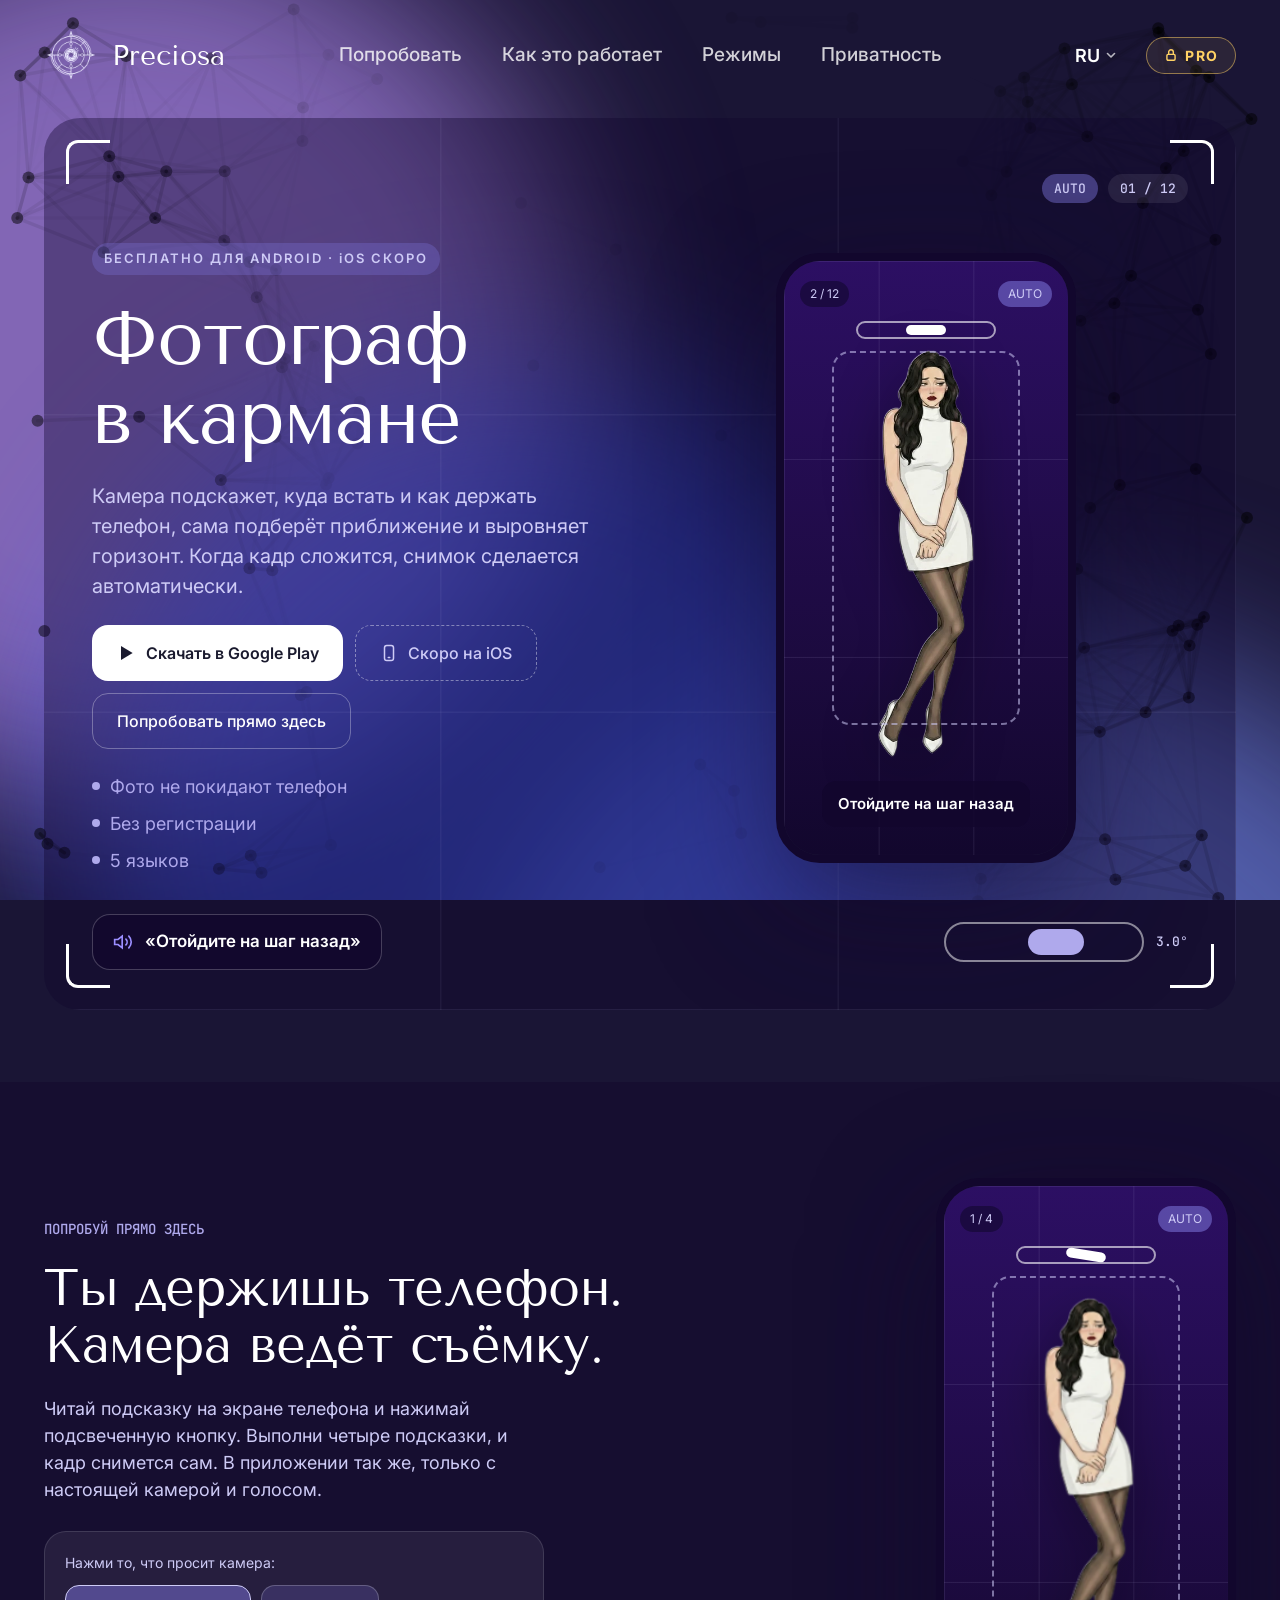
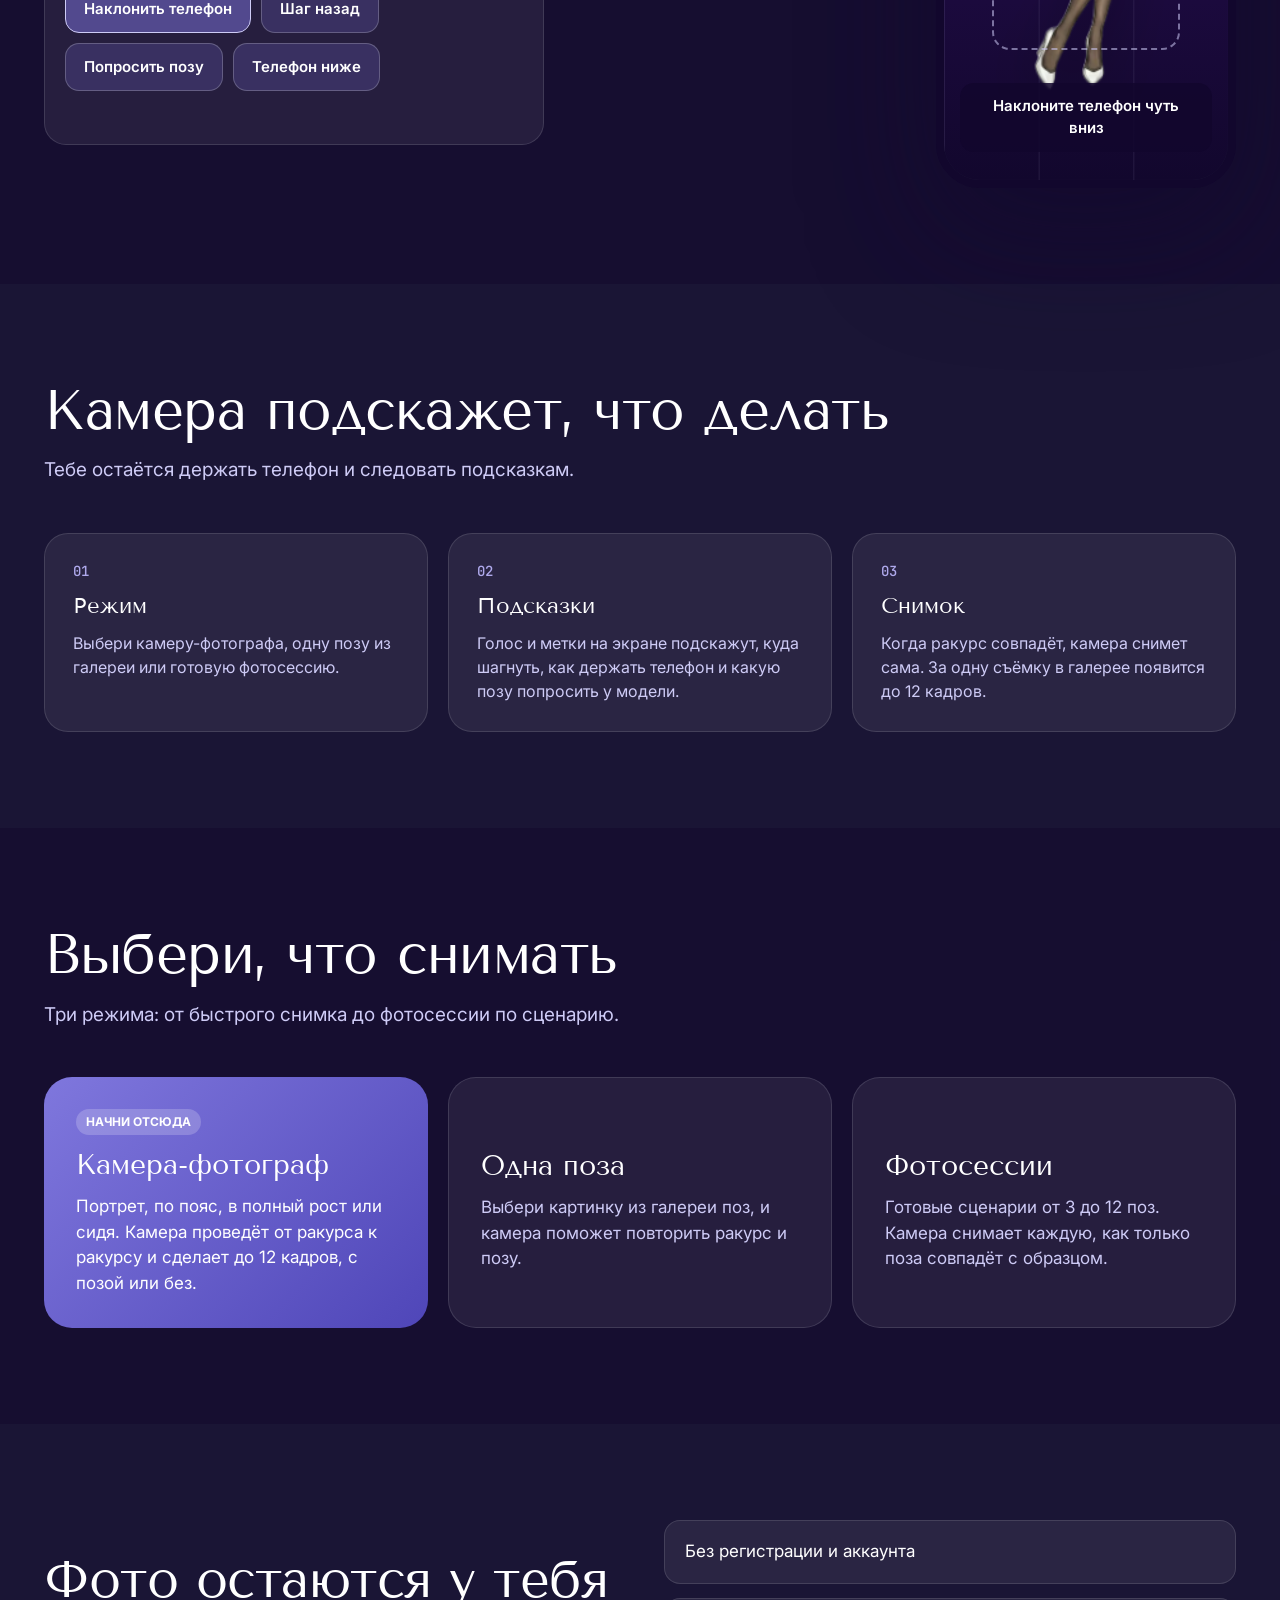
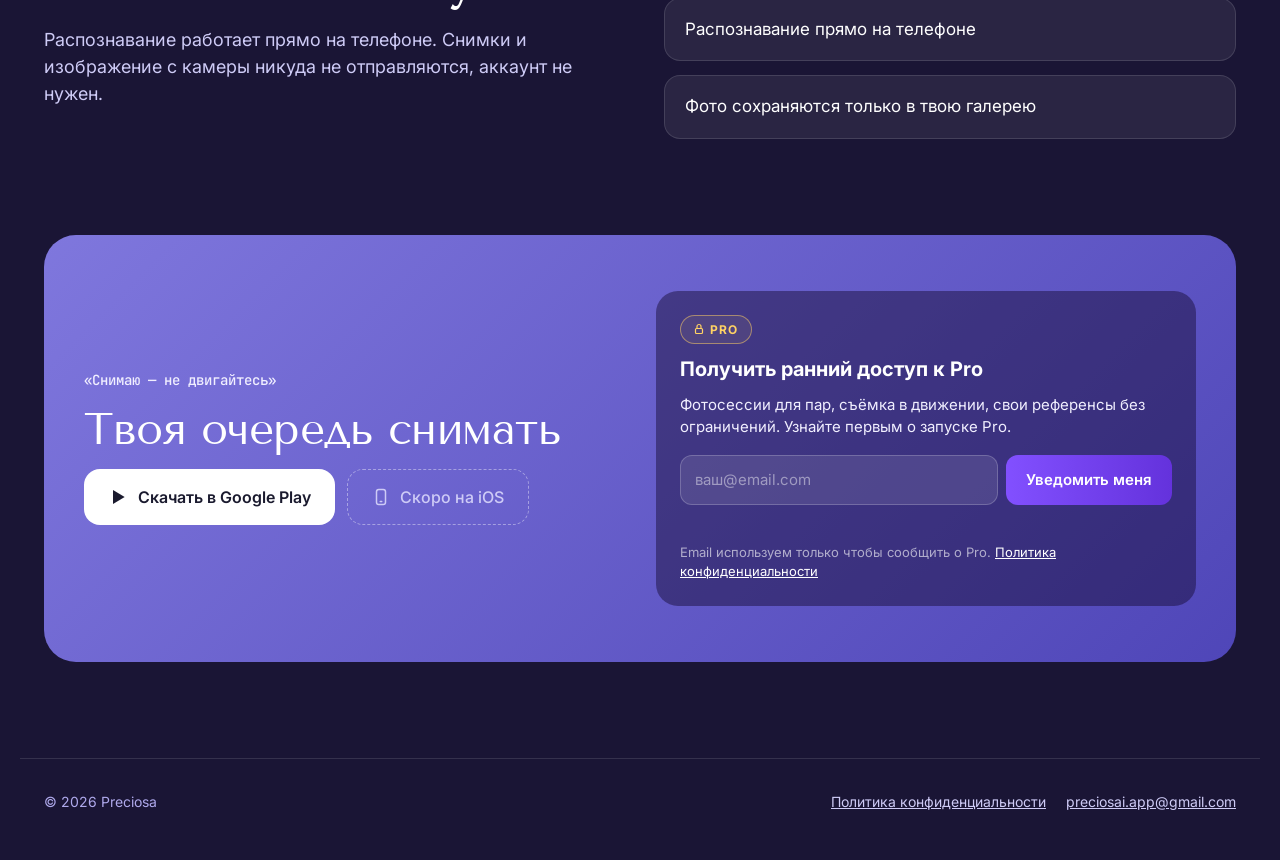
<file: ru/index.html>
<!doctype html>
<html lang="ru">
<head>
<meta charset="utf-8">
<meta name="viewport" content="width=device-width, initial-scale=1">
<title>Preciosa: фотограф в кармане</title>
<meta name="description" content="Preciosa подскажет, куда встать и как держать телефон, сама подберёт приближение, выровняет горизонт и сделает снимок. Фото никуда не отправляются.">
<link rel="canonical" href="https://preciosa.cam/ru/">
<link rel="alternate" hreflang="en" href="https://preciosa.cam/">
<link rel="alternate" hreflang="ru" href="https://preciosa.cam/ru/">
<link rel="alternate" hreflang="es" href="https://preciosa.cam/es/">
<link rel="alternate" hreflang="de" href="https://preciosa.cam/de/">
<link rel="alternate" hreflang="pt" href="https://preciosa.cam/pt/">
<link rel="alternate" hreflang="x-default" href="https://preciosa.cam/">
<meta property="og:type" content="website">
<meta property="og:title" content="Preciosa: фотограф в кармане">
<meta property="og:description" content="Подсказки, автозум и ровный горизонт: камера ведёт от ракурса к ракурсу и снимает сама. Бесплатно для Android.">
<meta property="og:url" content="https://preciosa.cam/ru/">
<meta property="og:locale" content="ru_RU">
<meta property="og:image" content="https://preciosa.cam/assets/icon-512.png">
<meta name="twitter:card" content="summary">
<meta name="theme-color" content="#0b0919">
<link rel="icon" type="image/png" sizes="32x32" href="/assets/favicon-32.png">
<link rel="apple-touch-icon" href="/assets/apple-touch-icon.png">
<link rel="preconnect" href="https://fonts.googleapis.com">
<link rel="preconnect" href="https://fonts.gstatic.com" crossorigin>
<link rel="stylesheet" href="https://fonts.googleapis.com/css2?family=Inter:wght@400;500;600;700&family=JetBrains+Mono:wght@500&family=Tenor+Sans&display=swap">
<link rel="stylesheet" href="/assets/style.css?v=202611272230">
</head>
<body>
<div class="bg" aria-hidden="true">
  <div class="bg-circle bg-circle--1"></div>
  <div class="bg-circle bg-circle--2"></div>
  <div class="bg-circle bg-circle--3"></div>
  <canvas></canvas>
</div>
<a class="skip" href="#main">К содержимому</a>

<header class="header">
  <div class="wrap bar">
    <a class="brand" href="/ru/"><img src="/assets/logo-light.png" alt="" width="54" height="54">Preciosa</a>
    <nav class="nav" aria-label="Основное меню">
      <a href="#try">Попробовать</a>
      <a href="#how">Как это работает</a>
      <a href="#modes">Режимы</a>
      <a href="#privacy">Приватность</a>
    </nav>
    <div class="bar-end">
      <details class="lang-menu"><summary aria-label="Язык">RU<svg width="10" height="10" viewBox="0 0 10 10" aria-hidden="true"><path d="M1.5 3.5L5 7l3.5-3.5" fill="none" stroke="currentColor" stroke-width="1.6" stroke-linecap="round" stroke-linejoin="round"/></svg></summary><ul><li><a href="/" hreflang="en" lang="en">English</a></li><li><a href="/ru/" hreflang="ru" lang="ru" aria-current="page">Русский</a></li><li><a href="/es/" hreflang="es" lang="es">Español</a></li><li><a href="/de/" hreflang="de" lang="de">Deutsch</a></li><li><a href="/pt/" hreflang="pt" lang="pt">Português</a></li></ul></details>
      <a class="pro-badge" href="#pro" aria-label="Pro: ранний доступ"><svg width="13" height="13" viewBox="0 0 24 24" fill="none" stroke="currentColor" stroke-width="2.4" stroke-linecap="round" stroke-linejoin="round" aria-hidden="true"><rect x="5" y="11" width="14" height="10" rx="2"/><path d="M8 11V7a4 4 0 018 0v4"/></svg>PRO</a>
    </div>
  </div>
</header>

<main id="main">

<section class="hero">
  <div class="wrap">
    <div class="viewfinder">
      <div class="grid3" aria-hidden="true"></div>
      <div class="corner corner--tl" aria-hidden="true"></div>
      <div class="corner corner--tr" aria-hidden="true"></div>
      <div class="corner corner--bl" aria-hidden="true"></div>
      <div class="corner corner--br" aria-hidden="true"></div>

      <div class="vf-top" aria-hidden="true"><span class="pill pill--accent">AUTO</span><span class="pill">01 / 12</span></div>

      <div class="vf-body">
        <div class="hero-text">
          <span class="badge">Бесплатно для Android · <span class="nocaps">iOS</span> скоро</span>
          <h1>Фотограф<br>в кармане</h1>
          <p class="lead">Камера подскажет, куда встать и как держать телефон, сама подберёт приближение и выровняет горизонт. Когда кадр сложится, снимок сделается автоматически.</p>
          <div class="btns">
            <a class="btn btn--light" href="https://play.google.com/store/apps/details?id=cam.preciosa.smartcamera&amp;referrer=utm_source%3Dsite%26utm_medium%3Dhero_ru">
              <svg width="20" height="20" viewBox="0 0 24 24" fill="currentColor" aria-hidden="true"><path d="M6 3.5v17l14-8.5z"/></svg>Скачать в Google Play</a>
            <span class="btn btn--soon" title="Версия для iPhone в разработке"><svg width="18" height="18" viewBox="0 0 24 24" fill="none" stroke="currentColor" stroke-width="2" stroke-linecap="round" stroke-linejoin="round" aria-hidden="true"><rect x="6" y="2" width="12" height="20" rx="3"/><path d="M11 18h2"/></svg>Скоро на iOS</span>
            <a class="btn btn--ghost" href="#try">Попробовать прямо здесь</a>
          </div>
          <ul class="facts">
            <li>Фото не покидают телефон</li>
            <li>Без регистрации</li>
            <li>5 языков</li>
          </ul>
        </div>

        <div class="phone-col">
          <!-- To show a screen recording instead: put assets/demo.mp4 and replace the
               phone's content with
               <video src="/assets/demo.mp4" autoplay muted loop playsinline></video> -->
          <div class="phone" id="hero-phone" role="img" aria-label="Экран камеры Preciosa с подсказкой по кадру">
            <div class="screen-bg"></div>
            <div class="screen-grid"></div>
            <div class="person"><img src="/assets/model-after.webp" alt="" width="138" height="340" data-model></div>
            <div class="frame is-ok"></div>
            <div class="screen-top"><span>2 / 12</span><span>AUTO</span></div>
            <div class="capsule"><i></i></div>
            <div class="screen-hint"><span data-hint>Отлично, держите так</span></div>
            <div class="flash"></div>
          </div>
        </div>
      </div>

      <div class="vf-bottom">
        <div class="voice">
          <svg width="20" height="20" viewBox="0 0 24 24" fill="none" stroke="#9b8eff" stroke-width="2" stroke-linecap="round" aria-hidden="true"><path d="M11 5L6 9H2v6h4l5 4z"/><path d="M15.5 8.5a5 5 0 010 7"/><path d="M19 5a10 10 0 010 14"/></svg>
          <span data-voice aria-live="off">«Отойдите на шаг назад»</span>
        </div>
        <div class="level" aria-hidden="true">
          <div class="level-track"><div class="level-dot" data-level-dot></div></div>
          <span data-level-val>0.0°</span>
        </div>
      </div>
    </div>
  </div>
</section>

<section id="try" class="section section--alt">
  <div class="wrap try">
    <div class="try-text">
      <span class="eyebrow">Попробуй прямо здесь</span>
      <h2 class="h2">Ты держишь телефон.<br>Камера ведёт съёмку.</h2>
      <p>Читай подсказку на экране телефона и нажимай подсвеченную кнопку. Выполни четыре подсказки, и кадр снимется сам. В приложении так же, только с настоящей камерой и голосом.</p>
    </div>
    <div class="phone-col">
      <div class="phone" id="try-phone">
        <div class="screen-bg"></div>
        <div class="screen-grid"></div>
        <div class="person" aria-hidden="true"><img src="/assets/model-before.webp" alt="" width="81" height="340" data-model></div>
        <div class="frame" aria-hidden="true"></div>
        <div class="screen-top"><span data-counter>1 / 4</span><span>AUTO</span></div>
        <div class="capsule" aria-hidden="true"><i></i></div>
        <div class="screen-hint"><span data-hint aria-live="polite">Наклоните телефон чуть вниз</span></div>
        <div class="flash" aria-hidden="true"></div>
        <div class="shot" hidden>
          <strong>Снято!</strong>
          <span>«Готово, можно двигаться»</span>
          <button type="button">Ещё раз</button>
        </div>
      </div>
    </div>
    <div class="controls">
      <span id="try-q">Нажми то, что просит камера:</span>
      <div class="row" role="group" aria-labelledby="try-q">
        <button type="button" data-answer="tilt">Наклонить телефон</button>
        <button type="button" data-answer="back">Шаг назад</button>
        <button type="button" data-answer="pose">Попросить позу</button>
        <button type="button" data-answer="down">Телефон ниже</button>
      </div>
      <span class="wrong" data-wrong aria-live="polite"></span>
    </div>
  </div>
</section>

<section id="how" class="section">
  <div class="wrap">
    <div class="say">
      <h2>Камера подскажет, что делать</h2>
      <p>Тебе остаётся держать телефон и следовать подсказкам.</p>
    </div>
    <div class="cards">
      <div class="card">
        <span class="num">01</span>
        <h3>Режим</h3>
        <p>Выбери камеру-фотографа, одну позу из галереи или готовую фотосессию.</p>
      </div>
      <div class="card">
        <span class="num">02</span>
        <h3>Подсказки</h3>
        <p>Голос и метки на экране подскажут, куда шагнуть, как держать телефон и какую позу попросить у модели.</p>
      </div>
      <div class="card">
        <span class="num">03</span>
        <h3>Снимок</h3>
        <p>Когда ракурс совпадёт, камера снимет сама. За одну съёмку в галерее появится до 12 кадров.</p>
      </div>
    </div>
  </div>
</section>

<section id="modes" class="section section--alt">
  <div class="wrap">
    <div class="say">
      <h2>Выбери, что снимать</h2>
      <p>Три режима: от быстрого снимка до фотосессии по сценарию.</p>
    </div>
    <div class="cards">
      <div class="card card--big card--accent">
        <span class="tag">Начни отсюда</span>
        <h3>Камера-фотограф</h3>
        <p>Портрет, по пояс, в полный рост или сидя. Камера проведёт от ракурса к ракурсу и сделает до 12 кадров, с позой или без.</p>
      </div>
      <div class="card card--big">
        <span class="tag tag--spacer" aria-hidden="true" style="visibility: hidden">&nbsp;</span>
        <h3>Одна поза</h3>
        <p>Выбери картинку из галереи поз, и камера поможет повторить ракурс и позу.</p>
      </div>
      <div class="card card--big">
        <span class="tag tag--spacer" aria-hidden="true" style="visibility: hidden">&nbsp;</span>
        <h3>Фотосессии</h3>
        <p>Готовые сценарии от 3 до 12 поз. Камера снимает каждую, как только поза совпадёт с образцом.</p>
      </div>
    </div>
  </div>
</section>

<section id="privacy" class="section">
  <div class="wrap split">
    <div>
      <h2 class="h2">Фото остаются у&nbsp;тебя</h2>
      <p>Распознавание работает прямо на телефоне. Снимки и изображение с камеры никуда не отправляются, аккаунт не нужен.</p>
    </div>
    <ul class="checks">
      <li>Без регистрации и аккаунта</li>
      <li>Распознавание прямо на телефоне</li>
      <li>Фото сохраняются только в твою галерею</li>
    </ul>
  </div>
</section>

<section class="section" style="padding-top: 0">
  <div class="wrap">
    <div class="cta">
      <div class="cta-main">
        <span class="eyebrow">«Снимаю — не двигайтесь»</span>
        <h2>Твоя очередь снимать</h2>
        <div class="btns">
          <a class="btn btn--light" href="https://play.google.com/store/apps/details?id=cam.preciosa.smartcamera&amp;referrer=utm_source%3Dsite%26utm_medium%3Dfooter_cta_ru">
            <svg width="20" height="20" viewBox="0 0 24 24" fill="currentColor" aria-hidden="true"><path d="M6 3.5v17l14-8.5z"/></svg>Скачать в Google Play</a>
          <span class="btn btn--soon" title="Версия для iPhone в разработке"><svg width="18" height="18" viewBox="0 0 24 24" fill="none" stroke="currentColor" stroke-width="2" stroke-linecap="round" stroke-linejoin="round" aria-hidden="true"><rect x="6" y="2" width="12" height="20" rx="3"/><path d="M11 18h2"/></svg>Скоро на iOS</span>
        </div>
      </div>
      <div class="pro" id="pro">
        <span class="pro-badge"><svg width="12" height="12" viewBox="0 0 24 24" fill="none" stroke="currentColor" stroke-width="2.4" stroke-linecap="round" stroke-linejoin="round" aria-hidden="true"><rect x="5" y="11" width="14" height="10" rx="2"/><path d="M8 11V7a4 4 0 018 0v4"/></svg>PRO</span>
        <strong>Получить ранний доступ к Pro</strong>
        <p>Фотосессии для пар, съёмка в движении, свои референсы без ограничений. Узнайте первым о запуске Pro.</p>
        <!-- data-endpoint: the same URL as WaitlistService._url in the app (the table the
             emails are added to); while it says YOUR_FORM_ENDPOINT the button opens an email to us -->
        <form class="waitlist" data-waitlist data-endpoint="https://script.google.com/macros/s/AKfycbw7DmxwmfvefpitIN3C_YavShH7Y-lVaSd8Nw97wLIQMAX7PfyRNiKalxIxFxXPfqua/exec" data-text="{&quot;notify&quot;: &quot;Уведомить меня&quot;, &quot;done&quot;: &quot;✓  Готово&quot;, &quot;sending&quot;: &quot;…&quot;, &quot;thanks&quot;: &quot;Спасибо! Напишем, когда Pro выйдет.&quot;, &quot;invalid&quot;: &quot;Введите корректный email&quot;, &quot;failed&quot;: &quot;Не получилось отправить. Попробуйте позже.&quot;, &quot;subject&quot;: &quot;Preciosa Pro: ранний доступ&quot;}" novalidate>
          <label class="visually-hidden" for="pro-email">Email</label>
          <input id="pro-email" type="email" name="email" autocomplete="email" placeholder="ваш@email.com" required>
          <button type="submit">Уведомить меня</button>
        </form>
        <p class="note" data-waitlist-note aria-live="polite"></p>
        <p class="note">Email используем только чтобы сообщить о Pro. <a href="/privacy/">Политика конфиденциальности</a></p>
      </div>
    </div>
  </div>
</section>

</main>

<a class="sticky-get" data-sticky-get aria-label="Скачать в Google Play" href="https://play.google.com/store/apps/details?id=cam.preciosa.smartcamera&amp;referrer=utm_source%3Dsite%26utm_medium%3Dsticky_ru" tabindex="-1" aria-hidden="true">
  <svg width="16" height="16" viewBox="0 0 24 24" fill="currentColor" aria-hidden="true"><path d="M6 3.5v17l14-8.5z"/></svg>Google Play</a>

<footer class="wrap footer">
  <span>© 2026 Preciosa</span>
  <nav aria-label="Ссылки">
    <a href="/privacy/">Политика конфиденциальности</a>
    <a href="mailto:preciosai.app@gmail.com">preciosai.app@gmail.com</a>
  </nav>
</footer>

<script type="application/json" id="site-text">
{
  "quotes": "ru",
  "heroLoop": [
    {
      "say": "Наклоните телефон чуть вниз",
      "tilt": 6
    },
    {
      "say": "Отойдите на шаг назад",
      "tilt": 3
    },
    {
      "say": "Попросите модель: рука на талии",
      "tilt": 1
    },
    {
      "say": "Опустите телефон ниже",
      "tilt": 1
    },
    {
      "say": "Отлично, держите так",
      "tilt": 0
    },
    {
      "say": "Снимаю — не двигайтесь",
      "tilt": 0
    },
    {
      "say": "Готово, можно двигаться",
      "tilt": 0
    }
  ],
  "steps": [
    {
      "say": "Наклоните телефон чуть вниз",
      "answer": "tilt"
    },
    {
      "say": "Отойдите на шаг назад",
      "answer": "back"
    },
    {
      "say": "Попросите модель: рука на талии",
      "answer": "pose"
    },
    {
      "say": "Опустите телефон ниже",
      "answer": "down"
    }
  ],
  "capturing": "Снимаю — не двигайтесь",
  "wrong": "Не то — послушай подсказку на экране"
}
</script>
<script src="/assets/site.js?v=202611272230" defer></script>
<script src="/assets/pro.js?v=202611272230" defer></script>
<script src="/assets/neural.js?v=202611272230" defer></script>
</body>
</html>
</file>
<file: assets/style.css>
/* Preciosa landing: one stylesheet for every page */
:root {
  /* The app's colours: base #1a1535 under blurred purple and indigo circles,
     accent #7F77DD, lilac #AFA9EC / #CECBF6, mint #5DCAA5 */
  --bg: #1a1535;
  --bg-2: rgba(18, 7, 45, 0.42);
  --card: rgba(255, 255, 255, 0.07);
  --line: rgba(255, 255, 255, 0.12);
  --line-2: rgba(255, 255, 255, 0.22);
  --text: #ffffff;
  --muted: #cecbf6;
  --muted-2: #afa9ec;
  --accent: #afa9ec;
  --brand: #7f77dd;
  --mint: #5dcaa5;
  --accent-soft: #cecbf6;
  --grad: linear-gradient(135deg, #7f77dd, #4f46b8);
  --display: 'Tenor Sans', Inter, system-ui, sans-serif; /* one weight (400): no bold on it */
  --mono: 'JetBrains Mono', ui-monospace, monospace;
}

* { box-sizing: border-box; }
html { scroll-behavior: smooth; }
body {
  margin: 0;
  background: var(--bg);
  position: relative;
  color: var(--text);
  font: 400 17px/1.5 Inter, system-ui, -apple-system, 'Segoe UI', Roboto, sans-serif;
  -webkit-font-smoothing: antialiased;
}
a { color: var(--accent-soft); }
a:hover { color: #fff; }
img { max-width: 100%; display: block; }
h1, h2, h3 { margin: 0; }
p { margin: 0; }

.wrap { max-width: 1240px; margin: 0 auto; padding: 0 24px; }
.section { padding: 96px 0; }
.section--alt { background: var(--bg-2); }
.visually-hidden {
  position: absolute; width: 1px; height: 1px; overflow: hidden;
  clip: rect(0 0 0 0); white-space: nowrap;
}
.skip { position: absolute; left: -9999px; }
.skip:focus { left: 16px; top: 16px; z-index: 10; background: #fff; color: var(--bg); padding: 8px 12px; border-radius: 8px; }

/* Header: one tidy row, the sections in the middle, the language and PRO on the right;
   on a phone the sections are left out, so it stays one row */
.header { padding: 28px 0; }
.bar { display: grid; grid-template-columns: 1fr auto 1fr; align-items: center; gap: 24px; }
.brand { justify-self: start; display: flex; align-items: center; gap: 14px; color: #fff; text-decoration: none; font: 400 28px var(--display); }
.brand img { width: 54px; height: 54px; }
.nav { display: flex; gap: 40px; align-items: center; font-size: 19px; font-weight: 500; white-space: nowrap; }
.nav a { color: rgba(255,255,255,0.8); text-decoration: none; }
.nav a:hover { color: #fff; }
.bar-end { grid-column: 3; justify-self: end; display: flex; align-items: center; gap: 26px; }
.bar-link { color: rgba(255,255,255,0.6); text-decoration: none; font-weight: 500; font-size: 18px; }
.bar-link:hover { color: #fff; }
/* Language menu: the current language, a list of all five under it */
.lang-menu { position: relative; }
.lang-menu summary {
  display: flex; align-items: center; gap: 6px; list-style: none; cursor: pointer;
  font-size: 18px; font-weight: 600; color: #fff; padding: 6px 4px; border-radius: 8px;
}
.lang-menu summary::-webkit-details-marker { display: none; }
.lang-menu summary svg { opacity: 0.7; transition: transform 0.2s; }
.lang-menu[open] summary svg { transform: rotate(180deg); }
.lang-menu ul {
  position: absolute; right: 0; top: calc(100% + 10px); z-index: 40; margin: 0; padding: 6px; list-style: none;
  min-width: 170px; border-radius: 16px; background: rgba(26,21,53,0.94); border: 1px solid rgba(255,255,255,0.12);
  box-shadow: 0 16px 40px rgba(0,0,0,0.4); -webkit-backdrop-filter: blur(14px); backdrop-filter: blur(14px);
}
.lang-menu li a { display: block; padding: 10px 14px; border-radius: 10px; color: rgba(255,255,255,0.8); text-decoration: none; font-size: 16px; font-weight: 500; }
.lang-menu li a:hover { background: rgba(255,255,255,0.08); color: #fff; }
.lang-menu li a[aria-current] { color: #fff; background: rgba(127,119,221,0.35); }
.header .pro-badge { padding: 9px 17px; font-size: 14px; gap: 7px; }
.header .pro-badge svg { width: 14px; height: 14px; }
/* Narrower screens: the same row, a bit tighter, before the sections are left out */
@media (max-width: 1240px) {
  .nav { gap: 28px; font-size: 18px; }
  .brand { font-size: 26px; }
  .brand img { width: 50px; height: 50px; }
}
@media (max-width: 1120px) {
  .nav { gap: 22px; font-size: 17px; }
  .bar-end { gap: 20px; }
  .lang-menu summary { font-size: 17px; }
}

@media (max-width: 1000px) {
  .header { padding: 20px 0; }
  .bar { display: flex; justify-content: space-between; gap: 16px; }
  .brand { font-size: 24px; gap: 12px; }
  .brand img { width: 46px; height: 46px; }
  .nav { display: none; }
  .bar-end { gap: 18px; }
  .header .pro-badge { padding: 8px 15px; font-size: 13px; }
  .header .pro-badge svg { width: 13px; height: 13px; }
}
@media (max-width: 360px) {
  .brand { font-size: 19px; }
  .brand img { width: 36px; height: 36px; }
}

/* Buttons */
.btn {
  display: inline-flex; align-items: center; justify-content: center; gap: 10px;
  min-height: 56px; padding: 0 24px; border-radius: 16px;
  font-weight: 600; font-size: 16px; text-decoration: none; border: 0; cursor: pointer;
}
.btn--light { background: #fff; color: #1a1a2e; }
.btn--light:hover { color: #1a1a2e; background: #cecbf6; }
.btn--ghost { border: 1px solid rgba(255,255,255,0.3); color: #fff; font-weight: 500; }
.btn--ghost:hover { background: rgba(255,255,255,0.06); }
.btn svg { flex-shrink: 0; }

/* Phone: a frosted Google Play bubble in the bottom right corner, shown between the
   first screen's button and the closing one (site.js) */
.sticky-get { display: none; }
@media (max-width: 860px) {
  .sticky-get {
    display: inline-flex; align-items: center; gap: 8px;
    position: fixed; z-index: 30; right: 16px;
    bottom: calc(16px + env(safe-area-inset-bottom, 0px));
    min-height: 48px; padding: 0 18px 0 16px; border-radius: 99px;
    background: rgba(255,255,255,0.16); border: 1px solid rgba(255,255,255,0.28);
    -webkit-backdrop-filter: blur(14px) saturate(1.4); backdrop-filter: blur(14px) saturate(1.4);
    box-shadow: 0 10px 28px rgba(0,0,0,0.35);
    color: #fff; font: 600 15px Inter, sans-serif; text-decoration: none;
    opacity: 0; transform: translateY(24px) scale(0.9); pointer-events: none;
    transition: opacity 0.25s ease, transform 0.25s ease;
  }
  .sticky-get.is-shown { opacity: 1; transform: none; pointer-events: auto; }
  .sticky-get:hover, .sticky-get:active { color: #fff; background: rgba(255,255,255,0.26); }
}
/* Not a link yet: the iOS version is coming */
.btn--soon { border: 1px dashed rgba(255,255,255,0.4); color: #cecbf6; font-weight: 500; cursor: default; }
.btns { display: flex; gap: 12px; flex-wrap: wrap; align-items: center; }

/* Hero viewfinder */
.hero { padding: 8px 0 72px; }
.viewfinder {
  position: relative; overflow: hidden; border-radius: 36px;
  background: rgba(18, 7, 45, 0.38);
  padding: 56px 48px 40px; display: flex; flex-direction: column; gap: 40px;
}
.grid3 {
  position: absolute; inset: 0; pointer-events: none;
  background-image: linear-gradient(rgba(206,203,246,0.09) 1px, transparent 1px), linear-gradient(90deg, rgba(206,203,246,0.09) 1px, transparent 1px);
  background-size: 33.333% 33.333%; background-position: -1px -1px;
}
.corner { position: absolute; width: 44px; height: 44px; border: 0 solid #fff; pointer-events: none; }
.corner--tl { top: 22px; left: 22px; border-top-width: 3px; border-left-width: 3px; border-radius: 12px 0 0 0; }
.corner--tr { top: 22px; right: 22px; border-top-width: 3px; border-right-width: 3px; border-radius: 0 12px 0 0; }
.corner--bl { bottom: 22px; left: 22px; border-bottom-width: 3px; border-left-width: 3px; border-radius: 0 0 0 12px; }
.corner--br { bottom: 22px; right: 22px; border-bottom-width: 3px; border-right-width: 3px; border-radius: 0 0 12px 0; }
.vf-top, .vf-body, .vf-bottom { position: relative; }
.vf-top { display: flex; justify-content: flex-end; gap: 10px; flex-wrap: wrap; font: 500 13px var(--mono); color: var(--accent-soft); }
.pill { padding: 6px 12px; border-radius: 99px; background: rgba(255,255,255,0.08); }
.pill--accent { background: rgba(127,119,221,0.45); }
.vf-body { display: grid; grid-template-columns: repeat(auto-fit, minmax(320px, 1fr)); gap: 48px; align-items: center; }
.hero-text { display: flex; flex-direction: column; gap: 24px; }
.badge { align-self: flex-start; font-size: 13px; font-weight: 600; letter-spacing: 2px; color: #cecbf6; padding: 6px 12px; border-radius: 99px; background: rgba(127,119,221,0.3); text-transform: uppercase; }
.hero h1 { font: 400 76px/1.04 var(--display); letter-spacing: -1px; }
/* "A photographer" stays on one line: the heading shrinks with its column (cqi) instead of
   leaving the "A" alone on the first line */
.hero-text { container-type: inline-size; }
.hero h1 { font-size: min(76px, calc(var(--fit, 99) * 1cqi)); } /* --fit: set per language on the h1 */
.lead { font-size: 20px; color: var(--accent-soft); max-width: 540px; }
.facts { display: flex; flex-direction: column; gap: 10px; font-size: 18px; color: var(--muted-2); padding: 0; margin: 0; list-style: none; }
.facts li { display: flex; align-items: center; gap: 10px; }
.facts li::before { content: ''; width: 8px; height: 8px; border-radius: 50%; background: var(--accent); }
.vf-bottom { display: flex; justify-content: space-between; align-items: center; gap: 16px; flex-wrap: wrap; }
.voice { display: flex; align-items: center; gap: 12px; padding: 14px 20px; border-radius: 18px; background: rgba(18,7,45,0.75); border: 1px solid var(--line-2); font-size: 17px; font-weight: 600; min-height: 56px; }
.voice span { transition: opacity 0.25s; }
.level { display: flex; align-items: center; gap: 12px; font: 500 13px var(--mono); color: var(--accent-soft); }
.level-track { width: 200px; height: 40px; border-radius: 99px; border: 2px solid rgba(255,255,255,0.5); display: flex; align-items: center; justify-content: center; }
.level-dot { width: 56px; height: 26px; border-radius: 99px; background: var(--accent); transition: transform 0.6s ease; }

/* Phone with a live-looking camera screen */
.phone-col { display: flex; justify-content: center; }
.phone {
  position: relative; overflow: hidden; width: 300px; height: 610px; border-radius: 44px;
  background: #1a1535; border: 8px solid #12072d; box-shadow: 0 40px 120px rgba(18,7,45,0.55);
}
.phone video { position: absolute; inset: 0; width: 100%; height: 100%; object-fit: cover; }
.screen-bg { position: absolute; inset: 0; background: linear-gradient(180deg, #2c0f63 0%, #1b0a3d 70%, #12072d 100%); }
.screen-grid { position: absolute; inset: 0; background-image: linear-gradient(rgba(206,203,246,0.10) 1px, transparent 1px), linear-gradient(90deg, rgba(206,203,246,0.10) 1px, transparent 1px); background-size: 33.333% 33.333%; }
.person { position: absolute; left: 50%; top: 52%; width: 150px; height: 340px; margin: -170px 0 0 -75px; transition: transform 0.5s ease; display: flex; justify-content: center; }
.person img { height: 100%; width: auto; filter: drop-shadow(0 12px 24px rgba(0,0,0,0.35)); }
.frame { position: absolute; left: 48px; right: 48px; top: 90px; bottom: 130px; border: 2px dashed rgba(206,203,246,0.55); border-radius: 18px; transition: border-color 0.3s; }
.frame.is-ok { border-color: var(--mint); }
.screen-top { position: absolute; top: 20px; left: 16px; right: 16px; display: flex; justify-content: space-between; font-size: 12px; color: var(--accent-soft); }
.screen-top span { padding: 4px 10px; border-radius: 99px; background: rgba(18,7,45,0.6); }
.screen-top span:last-child { background: rgba(127,119,221,0.55); }
.capsule { position: absolute; top: 60px; left: 50%; width: 140px; height: 18px; margin-left: -70px; border-radius: 99px; border: 2px solid rgba(255,255,255,0.6); display: flex; align-items: center; justify-content: center; }
.capsule i { width: 40px; height: 10px; border-radius: 99px; background: #fff; transition: transform 0.4s; }
.screen-hint { position: absolute; bottom: 28px; left: 16px; right: 16px; display: flex; justify-content: center; }
.screen-hint span { padding: 12px 16px; border-radius: 14px; background: rgba(18,7,45,0.85); font-size: 15px; font-weight: 600; text-align: center; }
.shot { position: absolute; left: 12px; right: 12px; bottom: 12px; border-radius: 22px; background: rgba(255,255,255,0.95); color: #1a1535; display: flex; flex-direction: column; align-items: center; gap: 8px; text-align: center; padding: 16px; }
.flash { position: absolute; inset: 0; background: #fff; opacity: 0; pointer-events: none; }
.flash.is-on { animation: flash 0.5s ease-out; }
@keyframes flash { from { opacity: 0.95; } to { opacity: 0; } }
.shot[hidden] { display: none; }
.shot strong { font: 400 28px var(--display); }
.shot span { color: #4b4570; }
.shot button { min-height: 46px; padding: 0 20px; border-radius: 14px; border: 0; background: var(--brand); color: #fff; font: 600 15px Inter, sans-serif; cursor: pointer; }

/* Section headings: what the camera says */
.say { display: flex; flex-direction: column; gap: 16px; margin-bottom: 48px; }
.say h2, .h2 { font: 400 56px/1.08 var(--display); letter-spacing: -0.5px; }
.say p { font-size: 19px; color: var(--muted); }
.eyebrow { font: 500 14px var(--mono); color: var(--accent); text-transform: uppercase; }

/* Try it */
.try {
  display: grid; grid-template-columns: minmax(0, 1fr) auto; column-gap: 72px; row-gap: 28px;
  grid-template-areas: "text phone" "controls phone";
}
.try-text { grid-area: text; align-self: end; }
.try .phone-col { grid-area: phone; align-self: center; }
@media (max-width: 900px) {
  .try { grid-template-columns: minmax(0, 1fr); grid-template-areas: "text" "phone" "controls"; }
  .try .controls { justify-self: center; max-width: 360px; }
  .controls .row { justify-content: center; }
  .controls > span { text-align: center; }
}
.try-text { display: flex; flex-direction: column; gap: 22px; }
.try-text .h2 { font-size: 52px; }
.try-text p { color: var(--muted); font-size: 18px; max-width: 500px; }
.controls { grid-area: controls; align-self: start; display: flex; flex-direction: column; gap: 12px; padding: 20px; border-radius: 22px; background: var(--card); border: 1px solid var(--line); width: 100%; max-width: 500px; }
/* The button to tap now is lit and pulses */
.controls button.is-next { border-color: #cecbf6; background: rgba(127,119,221,0.5); animation: tap-me 1.4s ease-in-out infinite; }
@keyframes tap-me {
  0%, 100% { background: rgba(127,119,221,0.55); box-shadow: 0 0 0 0 rgba(206,203,246,0.85), 0 0 10px rgba(127,119,221,0.45); }
  50% { background: rgba(155,145,255,0.9); box-shadow: 0 0 0 10px rgba(206,203,246,0), 0 0 24px rgba(165,155,255,0.95); }
}
@media (prefers-reduced-motion: reduce) { .controls button.is-next { animation: none; box-shadow: 0 0 0 3px rgba(206,203,246,0.4); } }
.controls > span { font-size: 14px; color: var(--muted); }
.controls .row { display: flex; gap: 10px; flex-wrap: wrap; }
.controls button { min-height: 48px; padding: 0 18px; border-radius: 14px; border: 1px solid var(--line-2); background: rgba(127,119,221,0.22); color: #fff; font: 600 15px Inter, sans-serif; cursor: pointer; }
.controls button:hover { background: rgba(127,119,221,0.4); }
.controls .wrong { font-size: 14px; color: #f09595; min-height: 21px; }

/* Cards */
.cards { display: grid; grid-template-columns: repeat(auto-fit, minmax(270px, 1fr)); gap: 20px; }
.card { border-radius: 24px; background: var(--card); border: 1px solid var(--line); padding: 28px; display: flex; flex-direction: column; gap: 12px; }
.card h3 { font: 400 22px/1.25 var(--display); }
.card p { color: var(--muted); font-size: 16px; }
.card--big { border-radius: 28px; padding: 32px; min-height: 250px; }
.card--big h3 { font-size: 28px; }
.card--big p { font-size: 17px; }
.card--accent { background: var(--grad); border: 0; }
.card--accent p { color: #ffffff; }
.tag { align-self: flex-start; font-size: 12px; font-weight: 700; padding: 4px 10px; border-radius: 99px; background: rgba(255,255,255,0.2); text-transform: uppercase; }
.num { font: 500 14px var(--mono); color: var(--accent); }
/* An empty tag in the cards without one, so the titles and texts of a row line up */
.tag--spacer { visibility: hidden; }
@media (max-width: 900px) { .tag--spacer { display: none; } }

/* Privacy */
.split { display: grid; grid-template-columns: repeat(auto-fit, minmax(320px, 1fr)); gap: 48px; align-items: center; }
.split .h2 { font-size: 52px; }
.split .h2 em { font-style: normal; color: var(--accent); }
.split p { color: var(--muted); font-size: 18px; margin-top: 18px; }
.checks { margin: 0; padding: 0; list-style: none; display: flex; flex-direction: column; gap: 14px; }
.checks li { padding: 18px 20px; border-radius: 16px; background: var(--card); border: 1px solid var(--line); display: flex; gap: 12px; align-items: center; }

/* CTA */
.cta { border-radius: 32px; background: var(--grad); padding: 56px 40px; display: grid; grid-template-columns: repeat(auto-fit, minmax(320px, 1fr)); gap: 32px; align-items: center; }
.cta-main { display: flex; flex-direction: column; gap: 16px; align-items: flex-start; }
.cta-main .eyebrow { color: #f1efff; text-transform: none; }
.cta-main h2 { font: 400 44px/1.1 var(--display); letter-spacing: -0.5px; }
.pro { display: flex; flex-direction: column; align-items: flex-start; gap: 10px; padding: 24px; border-radius: 22px; background: rgba(18,7,45,0.45); }
.pro strong { font-size: 20px; }
.pro p { font-size: 15px; color: #f1efff; }
.pro .note { font-size: 13px; color: rgba(255,255,255,0.6); min-height: 18px; }
.pro .note.is-error { color: #f09595; }
.pro .note a { color: #fff; }

/* PRO badge: the gold pill of the app's Pro screen */
.pro-badge {
  display: inline-flex; align-items: center; gap: 5px;
  padding: 6px 12px; border-radius: 20px;
  border: 1px solid rgba(255,210,100,0.5); background: rgba(255,210,100,0.08);
  color: #ffd264; font: 700 12px Inter, sans-serif; letter-spacing: 1.2px; text-decoration: none;
}
a.pro-badge { color: #ffd264; }
a.pro-badge:hover { color: #ffd264; background: rgba(255,210,100,0.18); }

/* Pro early access form, as on the app's Pro screen */
.waitlist { display: flex; gap: 8px; flex-wrap: wrap; width: 100%; margin-top: 6px; }
.waitlist input[type=email] { flex: 1 1 200px; min-height: 50px; border-radius: 12px; border: 1px solid rgba(255,255,255,0.2); background: rgba(255,255,255,0.1); color: #fff; padding: 0 14px; font: 15px Inter, sans-serif; }
.waitlist input[type=email]::placeholder { color: rgba(255,255,255,0.45); }
.waitlist input[type=email]:focus { outline: 2px solid #ffd264; outline-offset: 1px; }
.waitlist button { min-height: 50px; padding: 0 20px; border: 0; border-radius: 12px; background: linear-gradient(90deg, #8250ff, #6432dc); color: #fff; font: 600 15px Inter, sans-serif; cursor: pointer; }
.waitlist button:disabled { cursor: default; opacity: 0.85; }
.waitlist button.is-done { background: linear-gradient(90deg, #50d2a0, #3cbea0); opacity: 1; }

/* Footer */
.footer { display: flex; justify-content: space-between; flex-wrap: wrap; gap: 16px; padding-top: 32px; padding-bottom: 48px; font-size: 14px; color: var(--muted-2); border-top: 1px solid var(--line); }
.footer nav { display: flex; gap: 20px; flex-wrap: wrap; }

/* Legal page */
.legal { max-width: 760px; margin: 0 auto; padding: 32px 24px 96px; }
.legal h1 { font: 400 44px/1.15 var(--display); letter-spacing: -0.5px; margin-bottom: 12px; }
.legal h2 { font: 400 26px var(--display); margin: 40px 0 12px; }
.legal h3 { font-size: 19px; margin: 24px 0 8px; }
.legal p, .legal li { color: #e4e2fb; }
.legal p + p { margin-top: 12px; }
.legal ul { padding-left: 22px; }
.legal li + li { margin-top: 6px; }
.legal .meta { color: var(--muted-2); font-size: 15px; }

@media (max-width: 640px) {
  /* Phone: smaller type throughout, and no network drawn behind (neural.js stops too) */
  body { font-size: 15px; }
  .bg canvas { display: none; }
  .section { padding: 64px 0; }
  .viewfinder { padding: 48px 22px 32px; border-radius: 28px; }
  .hero h1 { font-size: 44px; }
  .hero h1 { font-size: min(44px, calc(var(--fit, 99) * 1cqi)); }
  .lead { font-size: 17px; }
  .facts { font-size: 15px; gap: 8px; }
  .facts li::before { width: 6px; height: 6px; }
  .btn { font-size: 15px; }
  .say h2, .h2, .try-text .h2, .split .h2 { font-size: 32px; }
  .say p, .try-text p, .split p { font-size: 16px; }
  .card h3 { font-size: 19px; }
  .card p, .card--big p { font-size: 15px; }
  .card--big h3 { font-size: 22px; }
  .brand { font-size: 21px; }
  .brand img { width: 40px; height: 40px; }
  .lang-menu summary { font-size: 15px; }
  .header .pro-badge { padding: 7px 13px; font-size: 12px; }
  .legal h1 { font-size: 32px; }
  .legal h2 { font-size: 21px; }
  .cta { padding: 40px 22px; }
  .cta-main h2 { font-size: 28px; }
  .phone { width: 270px; height: 550px; }
  /* The mini shoot: the phone and the buttons fit on one screen together */
  .try { row-gap: 14px; }
  #try-phone { zoom: 0.74; }
  .try .controls { max-width: none; padding: 14px; gap: 8px; }
  .controls .row { display: grid; grid-template-columns: 1fr 1fr; gap: 8px; }
  .controls button { min-height: 44px; padding: 0 8px; font-size: 14px; }
  .controls > span { font-size: 13px; }
  .controls .wrong { font-size: 13px; min-height: 18px; text-align: center; }
  .level-track { width: 150px; }
  .split, .vf-body, .cta { grid-template-columns: minmax(0, 1fr); }
}

@media (prefers-reduced-motion: reduce) {
  html { scroll-behavior: auto; }
  * { transition: none !important; }
}
.screen-hint[hidden] { display: none; }

/* The app's background: blurred colour circles drifting, a neural network over them
   (assets/neural.js draws it; without JS the circles alone) */
.bg { position: fixed; inset: 0; z-index: -1; overflow: hidden; pointer-events: none; background: var(--bg); }
.bg-circle { position: absolute; border-radius: 50%; filter: blur(90px); opacity: 0.85; will-change: transform; }
.bg-circle--1 { width: 70vw; height: 70vw; left: -25vw; top: -10vh; background: #9575cd; animation: drift 20s ease-in-out infinite; }
.bg-circle--2 { width: 85vw; height: 85vw; right: -20vw; top: 70vh; background: #5c6bc0; animation: drift 20s ease-in-out infinite reverse; }
.bg-circle--3 { width: 70vw; height: 70vw; left: 5vw; bottom: -40vh; background: #3d5afe; opacity: 0.55; animation: drift-y 20s ease-in-out infinite; }
.bg canvas {
  position: absolute; inset: 0; width: 100%; height: 100%;
  /* Full strength at the sides, faded behind the text in the middle */
  -webkit-mask-image: linear-gradient(to right, #000 0%, #000 12%, rgba(0,0,0,0.12) 25%, rgba(0,0,0,0.12) 75%, #000 88%, #000 100%);
  mask-image: linear-gradient(to right, #000 0%, #000 12%, rgba(0,0,0,0.12) 25%, rgba(0,0,0,0.12) 75%, #000 88%, #000 100%);
}
@keyframes drift { 0%, 100% { transform: translateX(0); } 50% { transform: translateX(150px); } }
@keyframes drift-y { 0%, 100% { transform: translateY(0); } 50% { transform: translateY(-150px); } }
@media (prefers-reduced-motion: reduce) { .bg-circle { animation: none; } }
.badge .nocaps { text-transform: none; }
</file>
